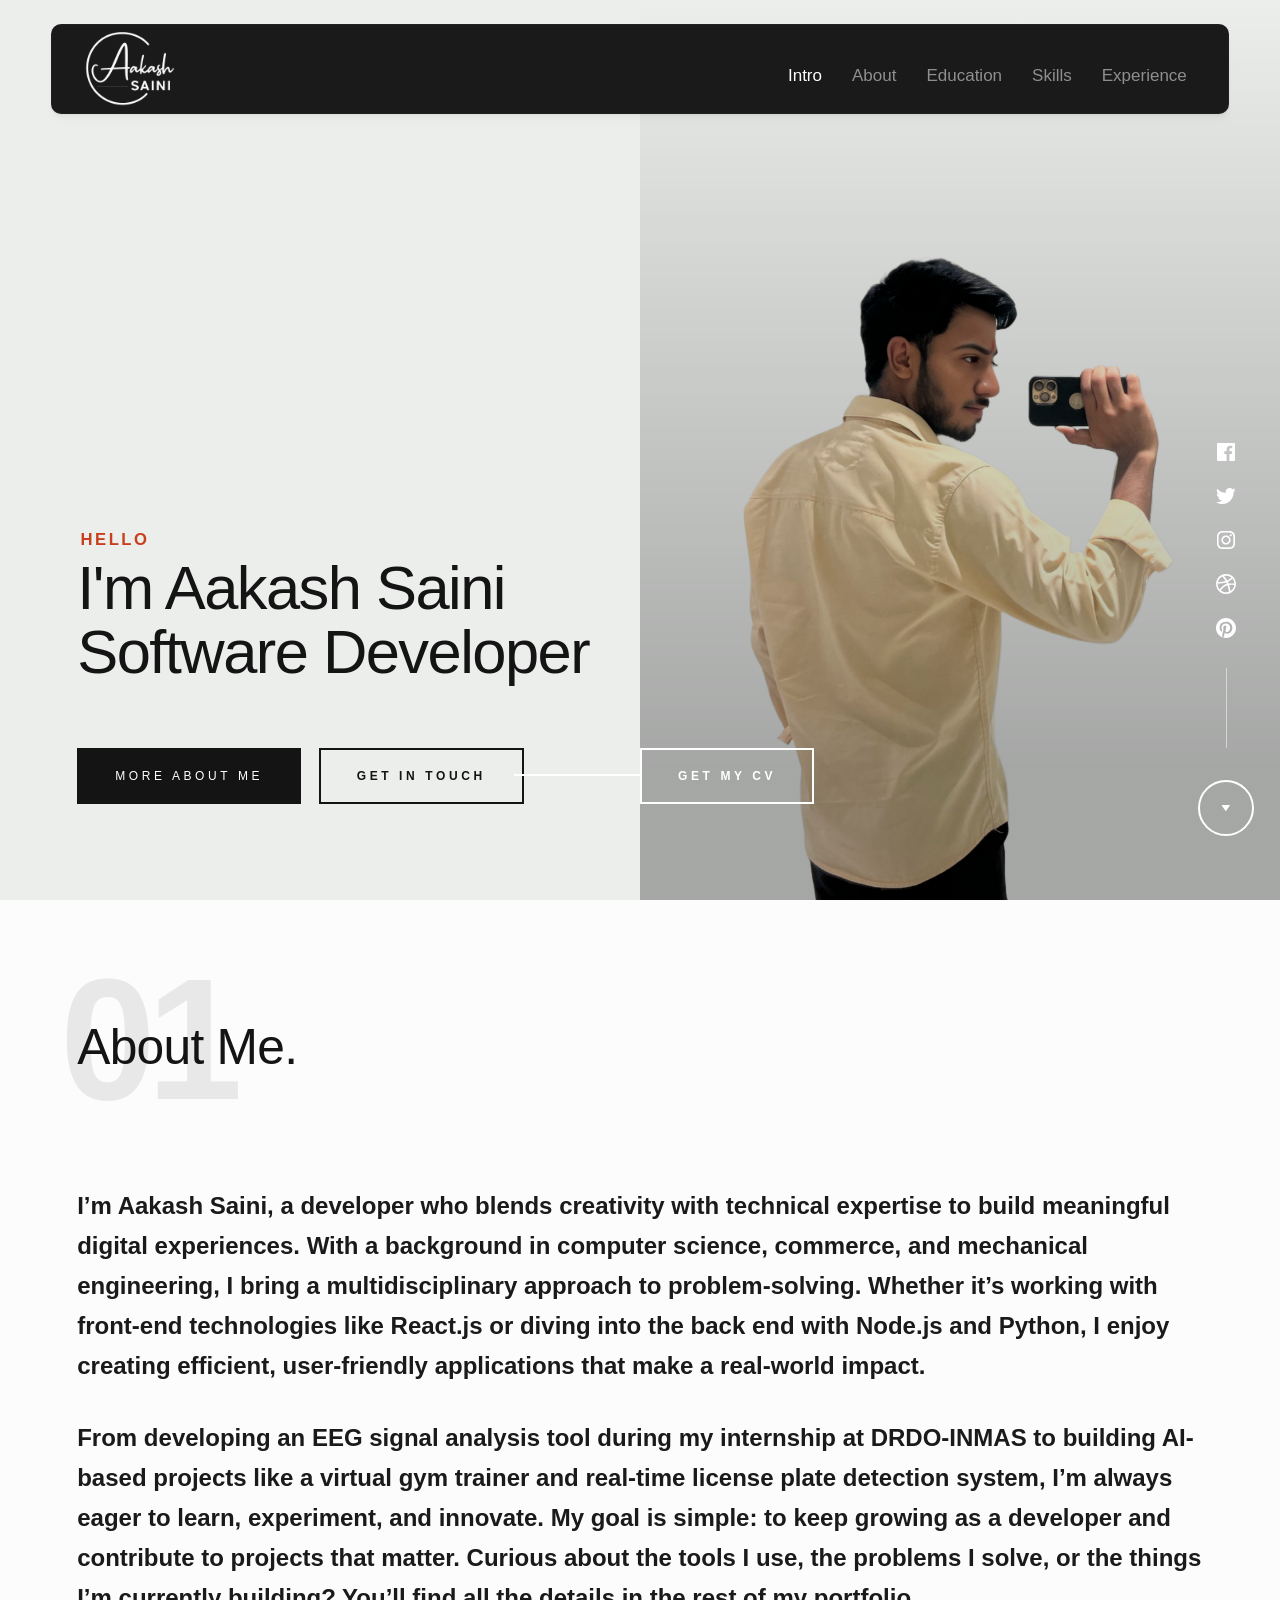
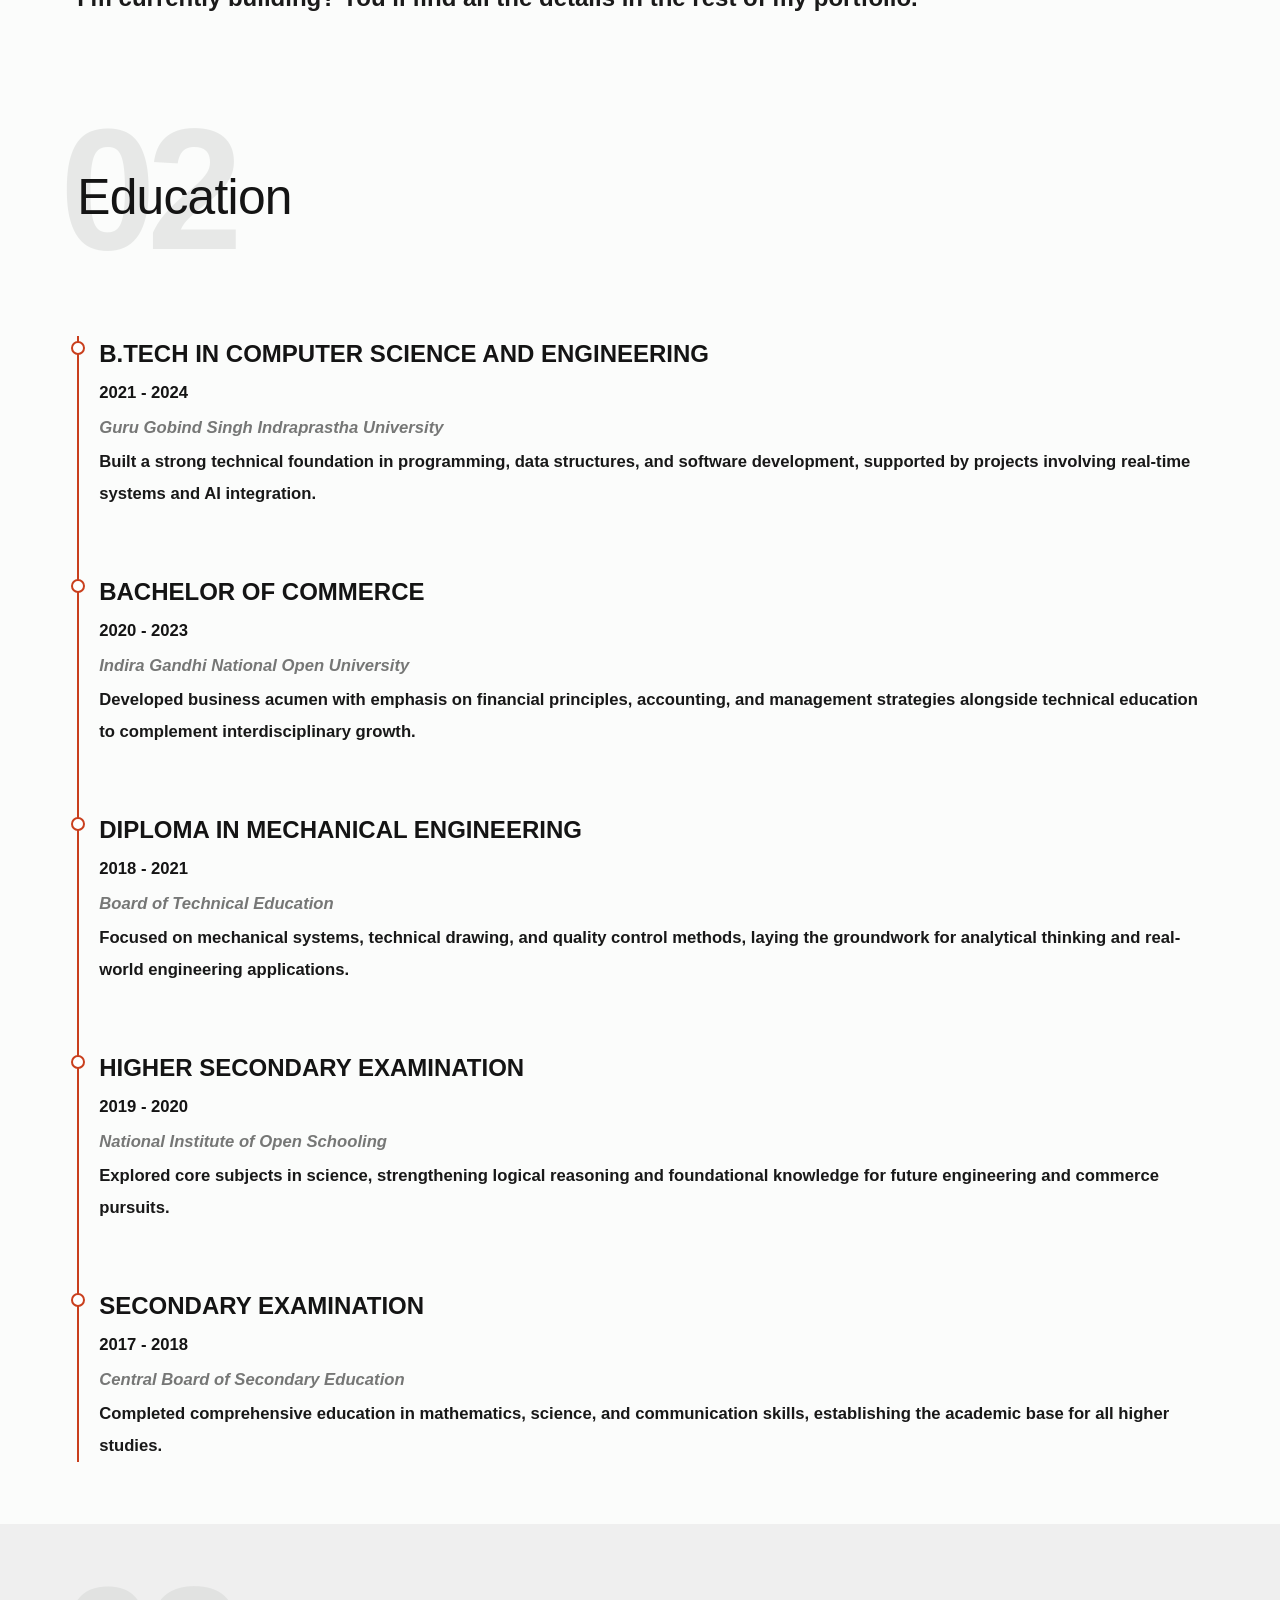
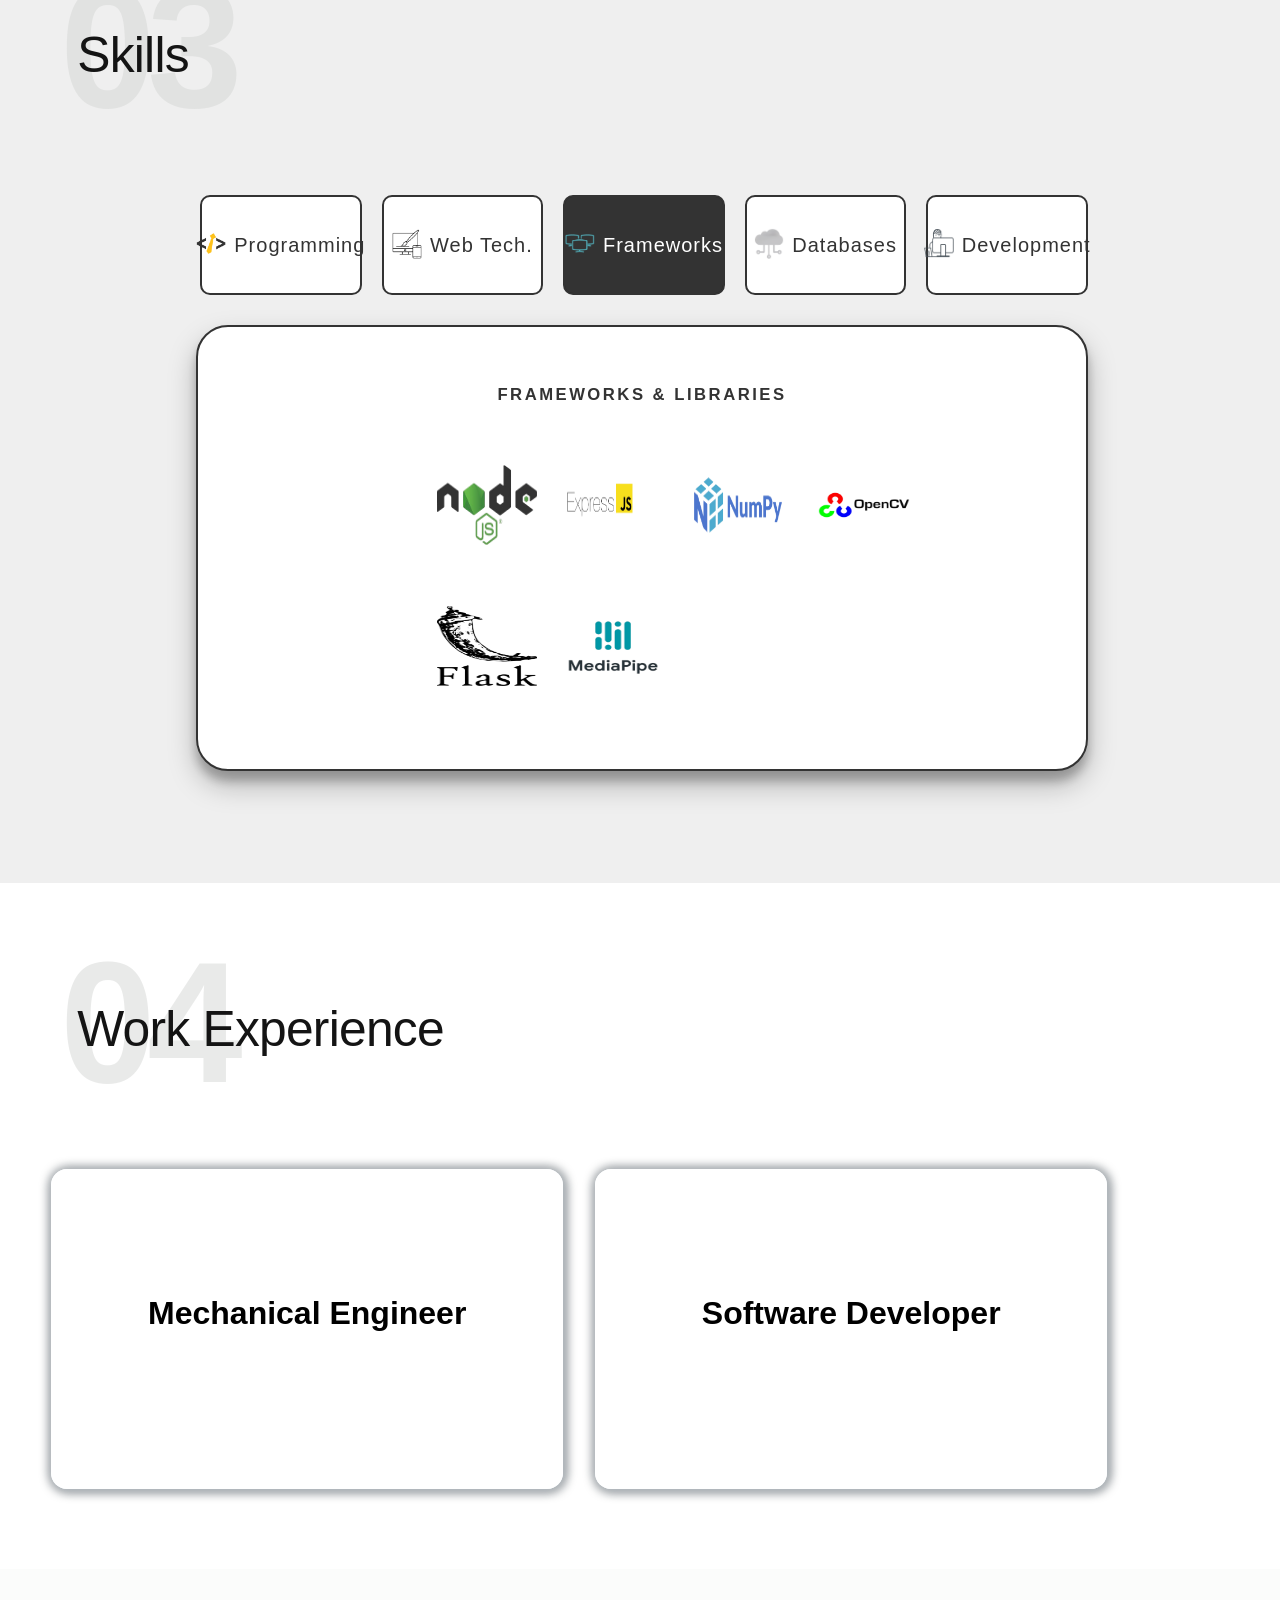
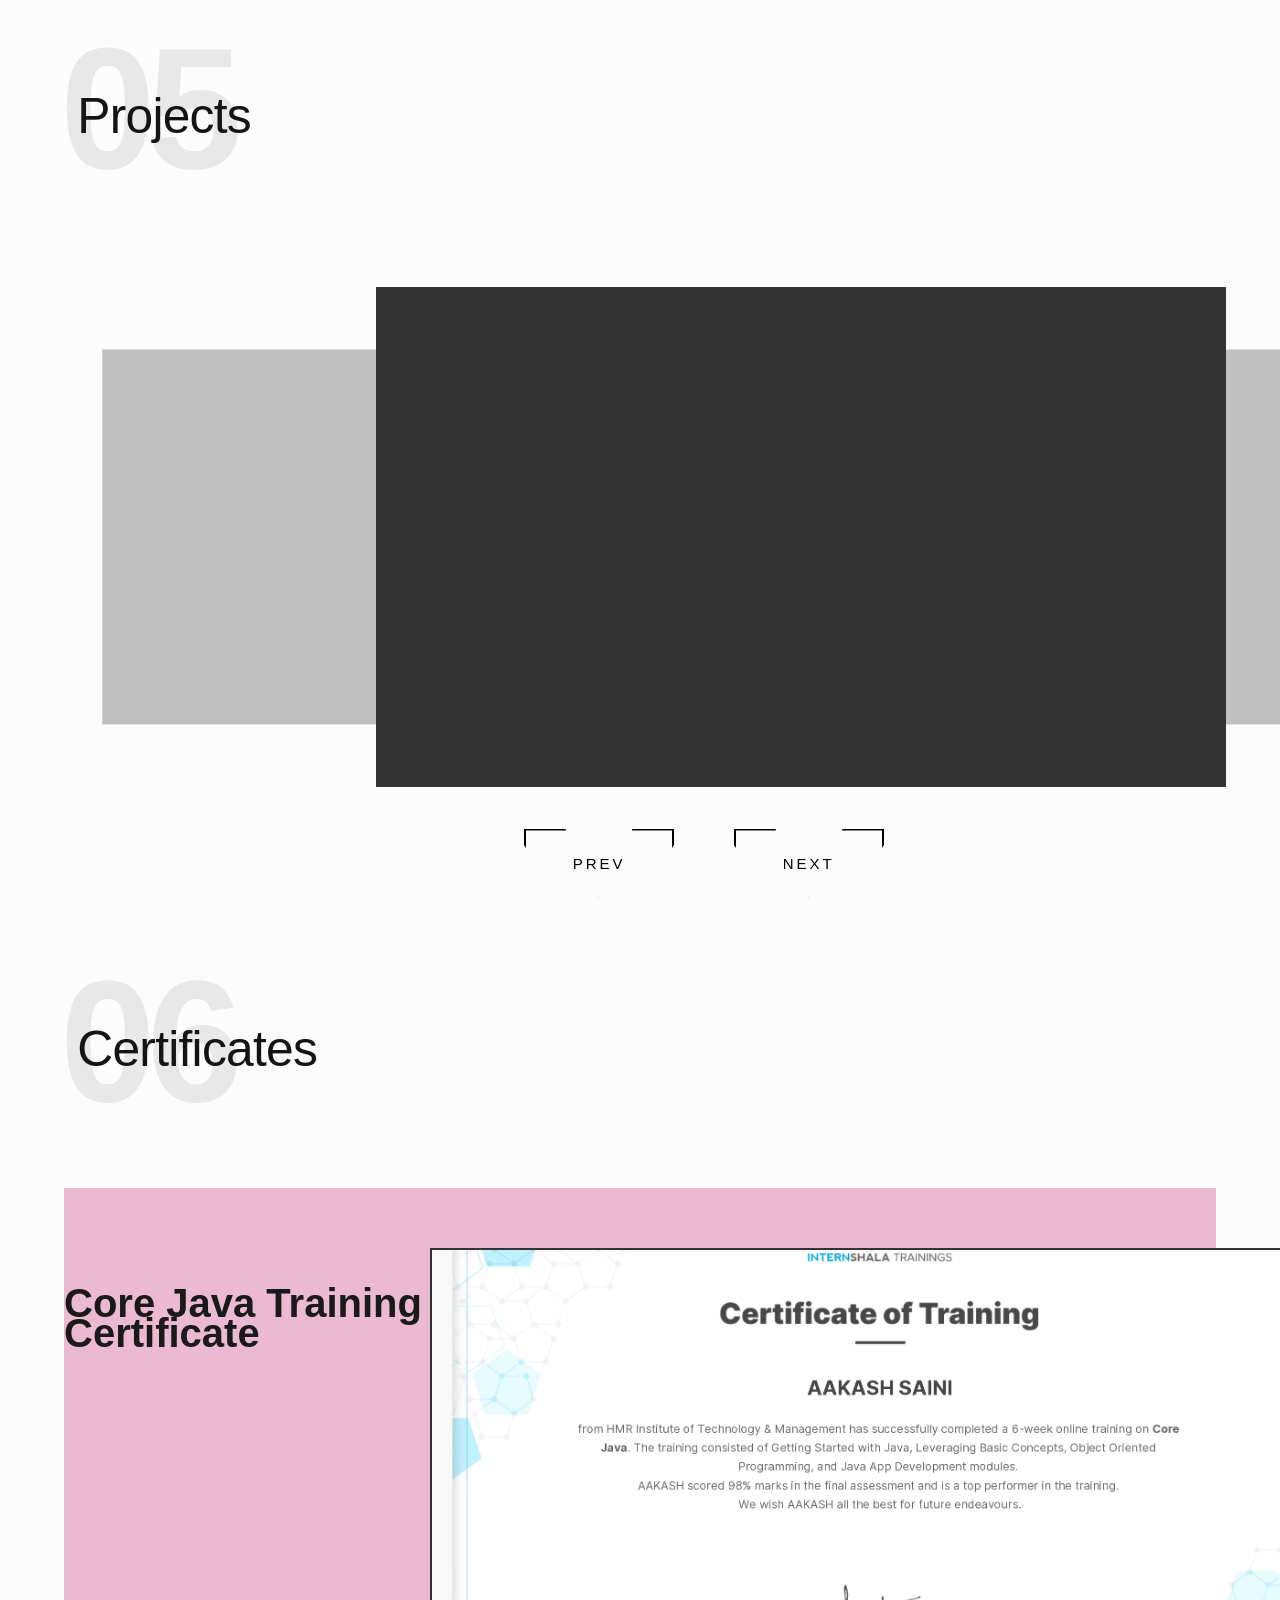
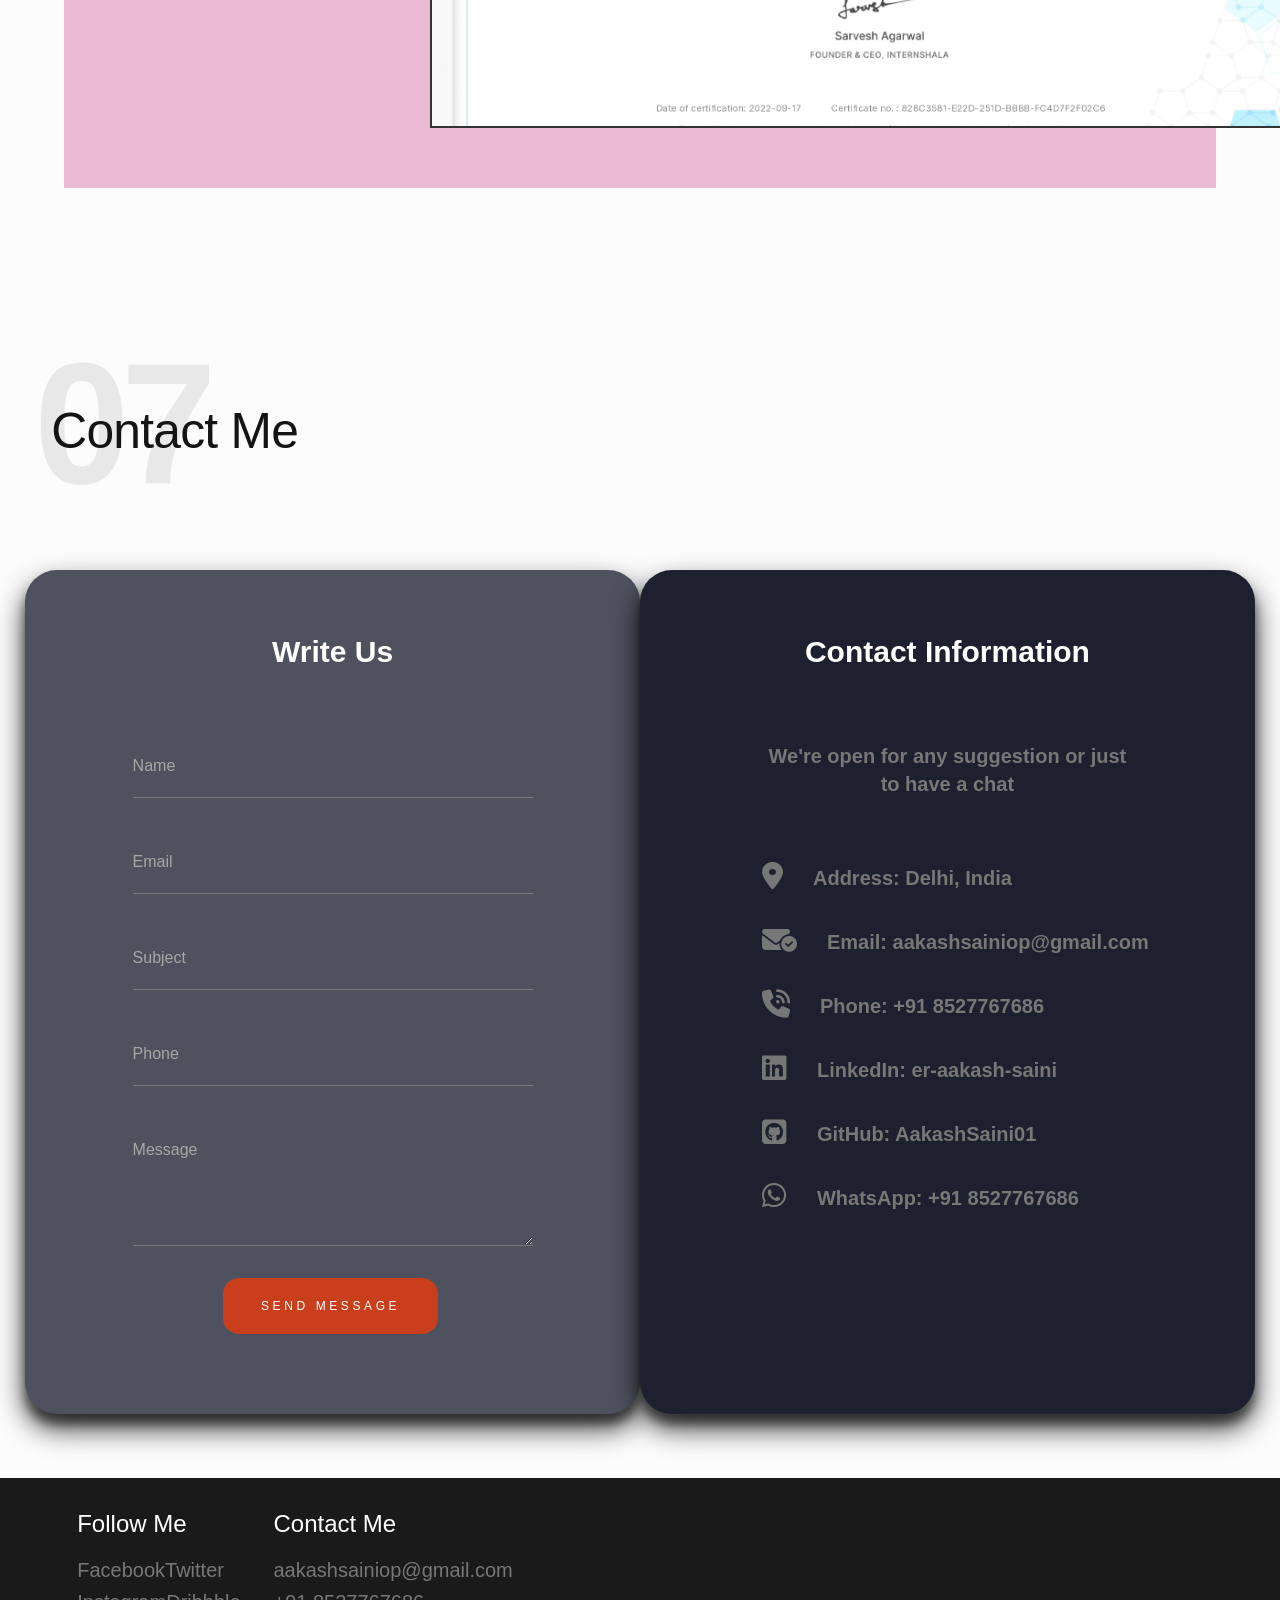
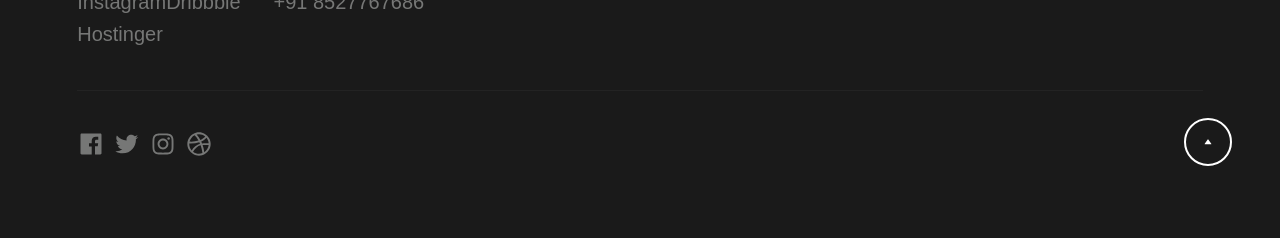
<file: public/index.html>
<!DOCTYPE html>
<html lang="en" class="no-js">

<head>

    <!--- basic page needs
    ================================================== -->
    <meta charset="utf-8">
    <meta name="viewport" content="width=device-width, initial-scale=1.0">
    <link rel="stylesheet" href="https://cdnjs.cloudflare.com/ajax/libs/font-awesome/6.5.0/css/all.min.css"
        integrity="sha512-..." crossorigin="anonymous" referrerpolicy="no-referrer" />

    <!-- <meta name="viewport" content="width=device-width, initial-scale=1"> -->
    <title>Aakash Saini</title>

    <!-- <script>
        document.documentElement.classList.remove('no-js');
        document.documentElement.classList.add('js');
    </script> -->

    <script src="https://code.jquery.com/jquery-3.7.1.min.js"></script>

    <!-- CSS
    ================================================== -->
    <link rel="stylesheet" href="./assets/css/vendor.css">
    <link rel="stylesheet" href="./assets/css/styles.css">

    <!-- favicons
    ================================================== -->
    <link rel="apple-touch-icon" sizes="180x180" href="apple-touch-icon.png">
    <link rel="icon" type="image/png" sizes="32x32" href="favicon-32x32.png">
    <link rel="icon" type="image/png" sizes="16x16" href="favicon-16x16.png">
    <link rel="manifest" href="site.webmanifest">

</head>


<body id="top">
    <div id="root"></div>
    <!-- preloader
    ================================================== -->
    <div id="preloader">
        <div id="loader" class="dots-fade">
            <div></div>
            <div></div>
            <div></div>
        </div>
    </div>


    <!-- page wrap
    ================================================== -->
    <div id="page" class="s-pagewrap">


        <!-- # site header 
        ================================================== -->
        <header class="s-header">
            <div class="row s-header__inner">

                <div class="s-header__block">
                    <div class="s-header__logo">
                        <a class="logo" href="index.html">
                            <img src="./assets/images/logo-removebg.png" alt="Homepage">
                        </a>
                    </div>

                    <a class="s-header__menu-toggle" href="#0"><span>Menu</span></a>
                </div> <!-- end s-header__block -->

                <nav class="s-header__nav">
                    <ul class="s-header__menu-links">
                        <li class="current"><a class="smoothscroll" href="#intro">Intro</a></li>
                        <li><a class="smoothscroll" href="#about">About</a></li>
                        <li><a class="smoothscroll" href="#education">Education</a></li>
                        <li><a class="smoothscroll" href="#skills">Skills</a></li>
                        <li><a class="smoothscroll" href="#experience">Experience</a></li>
                    </ul> <!-- s-header__menu-links -->
                </nav> <!-- end s-header__nav -->

            </div> <!-- end s-header__inner -->
        </header> <!-- end s-header -->


        <!-- # intro
        ================================================== -->
        <section id="intro" class="s-intro target-section">

            <div class="row s-intro__content width-sixteen-col">
                <div class="column lg-12 s-intro__content-inner grid-block grid-16">

                    <div class="s-intro__content-text">

                        <div class="s-intro__content-pretitle text-pretitle">Hello</div>
                        <h1 class="s-intro__content-title">
                            I'm Aakash Saini <br>
                            Software Developer <br>
                        </h1>

                        <div class="s-intro__content-btns">
                            <a class="smoothscroll btn" href="#about">More About Me</a>
                            <a class="smoothscroll btn btn--stroke" href="#footer">Get In Touch</a>
                        </div> <!-- s-intro__content-btns -->

                    </div> <!-- s-intro__content-text -->

                </div> <!-- s-intro__content-inner -->
            </div> <!-- s-intro__content -->
            <ul class="s-intro__social social-list">
                <li>
                    <a href="https://www.facebook.com/">
                        <svg xmlns="https://www.w3.org/2000/svg" width="24" height="24" viewBox="0 0 24 24"
                            style="fill:rgba(0, 0, 0, 1);">
                            <path
                                d="M20,3H4C3.447,3,3,3.448,3,4v16c0,0.552,0.447,1,1,1h8.615v-6.96h-2.338v-2.725h2.338v-2c0-2.325,1.42-3.592,3.5-3.592 c0.699-0.002,1.399,0.034,2.095,0.107v2.42h-1.435c-1.128,0-1.348,0.538-1.348,1.325v1.735h2.697l-0.35,2.725h-2.348V21H20 c0.553,0,1-0.448,1-1V4C21,3.448,20.553,3,20,3z">
                            </path>
                        </svg>
                        <span class="u-screen-reader-text">Facebook</span>
                    </a>
                </li>
                <li>
                    <a href="#0">
                        <svg xmlns="https://www.w3.org/2000/svg" width="24" height="24" viewBox="0 0 24 24"
                            style="fill:rgba(0, 0, 0, 1);">
                            <path
                                d="M19.633,7.997c0.013,0.175,0.013,0.349,0.013,0.523c0,5.325-4.053,11.461-11.46,11.461c-2.282,0-4.402-0.661-6.186-1.809 c0.324,0.037,0.636,0.05,0.973,0.05c1.883,0,3.616-0.636,5.001-1.721c-1.771-0.037-3.255-1.197-3.767-2.793 c0.249,0.037,0.499,0.062,0.761,0.062c0.361,0,0.724-0.05,1.061-0.137c-1.847-0.374-3.23-1.995-3.23-3.953v-0.05 c0.537,0.299,1.16,0.486,1.82,0.511C3.534,9.419,2.823,8.184,2.823,6.787c0-0.748,0.199-1.434,0.548-2.032 c1.983,2.443,4.964,4.04,8.306,4.215c-0.062-0.3-0.1-0.611-0.1-0.923c0-2.22,1.796-4.028,4.028-4.028 c1.16,0,2.207,0.486,2.943,1.272c0.91-0.175,1.782-0.512,2.556-0.973c-0.299,0.935-0.936,1.721-1.771,2.22 c0.811-0.088,1.597-0.312,2.319-0.624C21.104,6.712,20.419,7.423,19.633,7.997z">
                            </path>
                        </svg>
                        <span class="u-screen-reader-text">Twitter</span>
                    </a>
                </li>
                <li>
                    <a href="#0">
                        <svg xmlns="https://www.w3.org/2000/svg" width="24" height="24" viewBox="0 0 24 24"
                            style="fill:rgba(0, 0, 0, 1);">
                            <path
                                d="M11.999,7.377c-2.554,0-4.623,2.07-4.623,4.623c0,2.554,2.069,4.624,4.623,4.624c2.552,0,4.623-2.07,4.623-4.624 C16.622,9.447,14.551,7.377,11.999,7.377L11.999,7.377z M11.999,15.004c-1.659,0-3.004-1.345-3.004-3.003 c0-1.659,1.345-3.003,3.004-3.003s3.002,1.344,3.002,3.003C15.001,13.659,13.658,15.004,11.999,15.004L11.999,15.004z">
                            </path>
                            <circle cx="16.806" cy="7.207" r="1.078"></circle>
                            <path
                                d="M20.533,6.111c-0.469-1.209-1.424-2.165-2.633-2.632c-0.699-0.263-1.438-0.404-2.186-0.42 c-0.963-0.042-1.268-0.054-3.71-0.054s-2.755,0-3.71,0.054C7.548,3.074,6.809,3.215,6.11,3.479C4.9,3.946,3.945,4.902,3.477,6.111 c-0.263,0.7-0.404,1.438-0.419,2.186c-0.043,0.962-0.056,1.267-0.056,3.71c0,2.442,0,2.753,0.056,3.71 c0.015,0.748,0.156,1.486,0.419,2.187c0.469,1.208,1.424,2.164,2.634,2.632c0.696,0.272,1.435,0.426,2.185,0.45 c0.963,0.042,1.268,0.055,3.71,0.055s2.755,0,3.71-0.055c0.747-0.015,1.486-0.157,2.186-0.419c1.209-0.469,2.164-1.424,2.633-2.633 c0.263-0.7,0.404-1.438,0.419-2.186c0.043-0.962,0.056-1.267,0.056-3.71s0-2.753-0.056-3.71C20.941,7.57,20.801,6.819,20.533,6.111z M19.315,15.643c-0.007,0.576-0.111,1.147-0.311,1.688c-0.305,0.787-0.926,1.409-1.712,1.711c-0.535,0.199-1.099,0.303-1.67,0.311 c-0.95,0.044-1.218,0.055-3.654,0.055c-2.438,0-2.687,0-3.655-0.055c-0.569-0.007-1.135-0.112-1.669-0.311 c-0.789-0.301-1.414-0.923-1.719-1.711c-0.196-0.534-0.302-1.099-0.311-1.669c-0.043-0.95-0.053-1.218-0.053-3.654 c0-2.437,0-2.686,0.053-3.655c0.007-0.576,0.111-1.146,0.311-1.687c0.305-0.789,0.93-1.41,1.719-1.712 c0.534-0.198,1.1-0.303,1.669-0.311c0.951-0.043,1.218-0.055,3.655-0.055c2.437,0,2.687,0,3.654,0.055 c0.571,0.007,1.135,0.112,1.67,0.311c0.786,0.303,1.407,0.925,1.712,1.712c0.196,0.534,0.302,1.099,0.311,1.669 c0.043,0.951,0.054,1.218,0.054,3.655c0,2.436,0,2.698-0.043,3.654H19.315z">
                            </path>
                        </svg>
                        <span class="u-screen-reader-text">Instagram</span>
                    </a>
                </li>
                <li>
                    <a href="#0">
                        <svg xmlns="https://www.w3.org/2000/svg" width="24" height="24" viewBox="0 0 24 24"
                            style="fill: rgba(0, 0, 0, 1);">
                            <path
                                d="M20.66 6.98a9.932 9.932 0 0 0-3.641-3.64C15.486 2.447 13.813 2 12 2s-3.486.447-5.02 1.34c-1.533.893-2.747 2.107-3.64 3.64S2 10.187 2 12s.446 3.487 1.34 5.02a9.924 9.924 0 0 0 3.641 3.64C8.514 21.553 10.187 22 12 22s3.486-.447 5.02-1.34a9.932 9.932 0 0 0 3.641-3.64C21.554 15.487 22 13.813 22 12s-.446-3.487-1.34-5.02zM12 3.66c2 0 3.772.64 5.32 1.919-.92 1.174-2.286 2.14-4.1 2.9-1.002-1.813-2.088-3.327-3.261-4.54A7.715 7.715 0 0 1 12 3.66zM5.51 6.8a8.116 8.116 0 0 1 2.711-2.22c1.212 1.201 2.325 2.7 3.34 4.5-2 .6-4.114.9-6.341.9-.573 0-1.006-.013-1.3-.04A8.549 8.549 0 0 1 5.51 6.8zM3.66 12c0-.054.003-.12.01-.2.007-.08.01-.146.01-.2.254.014.641.02 1.161.02 2.666 0 5.146-.367 7.439-1.1.187.373.381.793.58 1.26-1.32.293-2.674 1.006-4.061 2.14S6.4 16.247 5.76 17.5c-1.4-1.587-2.1-3.42-2.1-5.5zM12 20.34c-1.894 0-3.594-.587-5.101-1.759.601-1.187 1.524-2.322 2.771-3.401 1.246-1.08 2.483-1.753 3.71-2.02a29.441 29.441 0 0 1 1.56 6.62 8.166 8.166 0 0 1-2.94.56zm7.08-3.96a8.351 8.351 0 0 1-2.58 2.621c-.24-2.08-.7-4.107-1.379-6.081.932-.066 1.765-.1 2.5-.1.799 0 1.686.034 2.659.1a8.098 8.098 0 0 1-1.2 3.46zm-1.24-5c-1.16 0-2.233.047-3.22.14a27.053 27.053 0 0 0-.68-1.62c2.066-.906 3.532-2.006 4.399-3.3 1.2 1.414 1.854 3.027 1.96 4.84-.812-.04-1.632-.06-2.459-.06z">
                            </path>
                        </svg>
                        <span class="u-screen-reader-text">Dribbble</span>
                    </a>
                </li>
                <li>
                    <a href="#0">
                        <svg xmlns="https://www.w3.org/2000/svg" width="24" height="24" viewBox="0 0 24 24"
                            style="fill: rgba(0, 0, 0, 1);">
                            <path
                                d="M11.99 2C6.472 2 2 6.473 2 11.99c0 4.232 2.633 7.85 6.35 9.306-.088-.79-.166-2.006.034-2.868.182-.78 1.172-4.966 1.172-4.966s-.299-.599-.299-1.484c0-1.388.805-2.425 1.808-2.425.853 0 1.264.64 1.264 1.407 0 .858-.546 2.139-.827 3.327-.235.994.499 1.805 1.479 1.805 1.775 0 3.141-1.872 3.141-4.575 0-2.392-1.719-4.064-4.173-4.064-2.843 0-4.512 2.132-4.512 4.335 0 .858.331 1.779.744 2.28a.3.3 0 0 1 .069.286c-.076.315-.245.994-.277 1.133-.044.183-.145.222-.335.134-1.247-.581-2.027-2.405-2.027-3.871 0-3.151 2.289-6.045 6.601-6.045 3.466 0 6.159 2.469 6.159 5.77 0 3.444-2.171 6.213-5.184 6.213-1.013 0-1.964-.525-2.29-1.146l-.623 2.374c-.225.868-.834 1.956-1.241 2.62a10 10 0 0 0 2.958.445c5.517 0 9.99-4.473 9.99-9.99S17.507 2 11.99 2">
                            </path>
                        </svg>
                        <span class="u-screen-reader-text">Pinterest</span>
                    </a>
                </li>
            </ul> <!-- end s-intro__social -->

            <div class="s-intro__content-media">
                <img src="./assets/images/intro-bg.jpg" srcset="./assets/images/intro-bg.jpg 1x, images/intro-bg.jpg 2x"
                    alt="">
            </div> <!-- s-intro__content-media -->

            <div class="s-intro__btn-download">
                <a class="btn btn--stroke" href="./assets/AAKASH SAINI RESUME.pdf">Get My CV</a>
            </div> <!-- end s-intro__btn-download -->

            <div class="s-intro__scroll-down">
                <a href="#about" class="smoothscroll">
                    <div class="scroll-icon">
                        <svg xmlns="https://www.w3.org/2000/svg" width="24" height="24" viewBox="0 0 24 24"
                            style="fill: rgba(0, 0, 0, 1);">
                            <path
                                d="M11.178 19.569a.998.998 0 0 0 1.644 0l9-13A.999.999 0 0 0 21 5H3a1.002 1.002 0 0 0-.822 1.569l9 13z">
                            </path>
                        </svg>
                    </div>
                    <span class="scroll-text u-screen-reader-text">Scroll Down</span>
                </a>
            </div> <!-- s-intro__scroll-down -->

        </section> <!-- end s-intro -->


        <!-- # about
        ================================================== -->
        <section id="about" class="s-about target-section">

            <div class="row s-about__content">
                <div class="column xl-12">

                    <div class="section-header" data-num="01">
                        <h2 class="text-display-title">About Me.</h2>
                    </div> <!-- end section-header -->

                    <p class="attention-getter">
                        I’m Aakash Saini, a developer who blends creativity with technical expertise to build meaningful
                        digital experiences. With a background in computer science, commerce, and mechanical
                        engineering, I bring a multidisciplinary approach to problem-solving. Whether it’s working with
                        front-end technologies like React.js or diving into the back end with Node.js and Python, I
                        enjoy creating efficient, user-friendly applications that make a real-world impact.
                    </p>

                    <p class="attention-getter">
                        From developing an EEG signal analysis tool during my internship at DRDO-INMAS to building
                        AI-based projects like a virtual gym trainer and real-time license plate detection system, I’m
                        always eager to learn, experiment, and innovate. My goal is simple: to keep growing as a
                        developer and contribute to projects that matter. Curious about the tools I use, the problems I
                        solve, or the things I’m currently building? You’ll find all the details in the rest of my
                        portfolio.
                    </p>
                </div>
            </div>

        </section> <!-- end s-works -->


        <!-- # Education
        ================================================== -->
        <section id="education" class="s-education target-section">

            <div class="row">
                <div class="column xl-12">
                    <div class="section-header" data-num="02">
                        <h2 class="text-display-title">Education</h2>
                    </div> <!-- end section-header -->

                    <div class="timeline">
                        <div class="timeline-item">
                            <div class="timeline-dot"></div>
                            <div class="timeline-content">
                                <h3>B.Tech in Computer Science and Engineering</h3>
                                <p><strong>2021 - 2024</strong></p>
                                <p><em>Guru Gobind Singh Indraprastha University</em></p>
                                <p>Built a strong technical foundation in programming, data structures, and software
                                    development, supported by projects involving real-time systems and AI
                                    integration.</p>
                            </div>
                        </div>

                        <div class="timeline-item">
                            <div class="timeline-dot"></div>
                            <div class="timeline-content">
                                <h3>Bachelor of Commerce </h3>
                                <p><strong>2020 - 2023</strong></p>
                                <p><em>Indira Gandhi National Open University </em></p>
                                <p>Developed business acumen with emphasis on financial principles, accounting, and
                                    management strategies alongside technical education to complement
                                    interdisciplinary growth.</p>
                            </div>
                        </div>

                        <div class="timeline-item">
                            <div class="timeline-dot"></div>
                            <div class="timeline-content">
                                <h3>Diploma in Mechanical Engineering</h3>
                                <p><strong>2018 - 2021</strong></p>
                                <p><em>Board of Technical Education </em></p>
                                <p>Focused on mechanical systems, technical drawing, and quality control methods,
                                    laying the groundwork for analytical thinking and real-world engineering
                                    applications.</p>
                            </div>
                        </div>

                        <div class="timeline-item">
                            <div class="timeline-dot"></div>
                            <div class="timeline-content">
                                <h3>higher secondary examination</h3>
                                <p><strong>2019 - 2020</strong></p>
                                <p><em>National Institute of Open Schooling</em></p>
                                <p>Explored core subjects in science, strengthening logical reasoning and
                                    foundational knowledge for future engineering and commerce pursuits.</p>
                            </div>
                        </div>

                        <div class="timeline-item">
                            <div class="timeline-dot"></div>
                            <div class="timeline-content">
                                <h3>secondary examination</h3>
                                <p><strong>2017 - 2018</strong></p>
                                <p><em>Central Board of Secondary Education</em></p>
                                <p>Completed comprehensive education in mathematics, science, and communication
                                    skills, establishing the academic base for all higher studies.</p>
                            </div>
                        </div>
                    </div>
                </div>
            </div>

        </section> <!-- end s-works -->

        <!-- # Skills 
        ================================================== -->
        <section class="section-skills">
            <section id="skills" class="s-skills target-section">
                <div class="row">
                    <div class="column xl-12">
                        <div class="section-header" data-num="03">
                            <h2 class="text-display-title">Skills</h2>
                        </div> <!-- end section-header -->
                    </div>
            </section>

            <div class="skills tab-wrapper-box">
                <div class="button-wrapper">
                    <div class="tab-btn btn-primary" data-tab="programming"><img
                            src="./assets/images/ProgrammingLanguages.png" alt="">Programming
                    </div>
                    <div class="tab-btn btn-primary" data-tab="webTechnologies"><img
                            src="./assets/images/WebTechnologies.png" alt="">Web Tech. </div>
                    <div class="tab-btn btn-primary active" data-tab="frameworks"><img
                            src="./assets/images/FrameworksLibraries.png" alt="">Frameworks</div>
                    <div class="tab-btn btn-primary" data-tab="databases"><img src="./assets/images/Databases.png"
                            alt="">Databases
                    </div>
                    <div class="tab-btn btn-primary" data-tab="development"><img
                            src="./assets/images/DevelopmentPlatforms.png" alt="">Development </div>
                </div>
                <div class="tab-content">
                    <div id="programming" class="tab-pane">
                        <h6>Programming Languages</h6>
                        <img class="tab-img" src="./assets/images/folio/javascript.png" alt="Javascript">
                        <img class="tab-img" src="./assets/images/folio/python.png" alt="python">
                        <img class="tab-img" src="./assets/images/folio/java.png" alt="java">
                        <img class="tab-img" src="./assets/images/folio/sql.png" alt="sql">
                        <p></p>
                    </div>
                    <div id="webTechnologies" class="tab-pane">
                        <h6>Web Technologies</h6>
                        <img class="tab-img" src="./assets/images/folio/html.png" alt="html">
                        <img class="tab-img" src="./assets/images/folio/css.png" alt="css">
                        <img class="tab-img" src="./assets/images/folio/bootstrap.png" alt="bootstrap">
                        <img class="tab-img" src="./assets/images/folio/react.png" alt="react">
                        <img class="tab-img" src="./assets/images/folio/wordpress.png" alt="wordpress">
                        <img class="tab-img" src="./assets/images/folio/php.png" alt="php">
                        <img class="tab-img" src="./assets/images/folio/tailwindcss.png" alt="tailwindcss">
                        <p></p>
                    </div>
                    <div id="frameworks" class="tab-pane active">
                        <h6>Frameworks & Libraries</h6>
                        <img class="tab-img" src="./assets/images/folio/nodejs.png" alt="nodejs">
                        <img class="tab-img" src="./assets/images/folio/express.png" alt="express">
                        <img class="tab-img" src="./assets/images/folio/numpy.png" alt="numpy">
                        <img class="tab-img" src="./assets/images/folio/opencv.png" alt="opencv">
                        <img class="tab-img" src="./assets/images/folio/flask.png" alt="flask">
                        <img class="tab-img" src="./assets/images/folio/mediapipe.png" alt="mediapipe">

                        <p></p>
                    </div>
                    <div id="databases" class="tab-pane">
                        <h6>Databases</h6>
                        <img class="tab-img" src="./assets/images/folio/mysql.png" alt="mysql">
                        <img class="tab-img" src="./assets/images/folio/firebase.png" alt="firebase">
                        <img class="tab-img" src="./assets/images/folio/mongodb.png" alt="mongodb">

                        <p></p>
                    </div>
                    <div id="development" class="tab-pane">
                        <h6>Development Platforms</h6>
                        <img class="tab-img" src="./assets/images/folio/vscode.png" alt="vscode">
                        <img class="tab-img" src="./assets/images/folio/intellijidea.png" alt="intellijidea">
                        <img class="tab-img" src="./assets/images/folio/sublimetext.png" alt="sublimetext">
                        <p></p>
                    </div>
                </div>
            </div>
        </section>


        <!-- # Work Experience ================================================== -->
        <section class="section-experience">
            <section id="experience" class="s-experience target-section">
                <div class="row">
                    <div class="column xl-12">
                        <div class="section-header" data-num="04">
                            <h2 class="text-display-title">Work Experience</h2>
                        </div> <!-- end section-header -->
                    </div>
                </div>
            </section>

            <div class="carousel-container">
                <div class="experience-row row" id="experienceCarousel">
                    <div class="col-md-4 col-sm-6">
                        <div class="book">
                            <div class="content">
                                <p><strong>INMAS, DRDO </strong>Delhi, India<br><em>Jul 2020 – Oct 2020</em></p>
                                <ul>
                                    <li>Worked on CAD drafting methods</li>
                                    <li>Studied machining & quality control</li>
                                </ul>
                            </div>
                            <div class="cover">
                                <p class="cover-role">Mechanical Engineer</p>
                            </div>
                        </div>
                    </div>

                    <div class="col-md-4 col-sm-6">
                        <div class="book">
                            <div class="content">
                                <p><strong> INMAS, DRDO </strong>Delhi, India <br>
                                    <em>Jul 2023 – Aug 2023</em>
                                </p>
                                <br>
                                <ul>
                                    <li>Built EEG signal analysis tool (HTML, CSS, Python)</li>
                                    <li>Used MNE for signal processing & plotting</li>
                                    <li>Designed user-friendly data interface</li>
                                </ul>
                            </div>
                            <div class="cover">
                                <p class="cover-role">Software Developer</p>
                            </div>
                        </div>
                    </div>
                </div>
            </div>
        </section>


        <!-- # Projects ================================================== -->

        <section class="s-projects">
            <section id="projects" class="s-experience target-section">
                <div class="row">
                    <div class="column xl-12">
                        <div class="section-header" data-num="05">
                            <h2 class="text-display-title">Projects</h2>
                        </div> <!-- end section-header -->
                    </div>
                </div>
            </section>

            <section class="projectCarousel">
                <ul class="carousel">
                    <li class="items main-pos" id="1">
                        <iframe src="https://aakashsaini-ten.vercel.app/" width="100%" height="100%"
                            frameborder="0"></iframe>
                    </li>
                    <li class="items right-pos" id="2">
                        <iframe src="https://larksper.vercel.app/" width="100%" height="100%" frameborder="0"></iframe>
                    </li>
                    <li class="items back-pos" id="3">
                        <iframe src="https://aakashsaini-ten.vercel.app/" width="100%" height="100%"
                            frameborder="0"></iframe>
                    </li>
                    <li class="items back-pos" id="4">
                        <iframe src="https://larksper.vercel.app/" width="100%" height="100%" frameborder="0"></iframe>
                    </li>
                    <li class="items left-pos" id="5"><iframe src="https://aakashsaini-ten.vercel.app/" width="100%"
                            height="100%" frameborder="0"></iframe>
                    </li>
                </ul>
                <span>
                    <button class="buttons" id="prev"><span>Prev</span></button>
                    <button class="buttons" id="next"><span>Next</span></button>
                </span>
            </section>
        </section>


        <!-- # Certificate ================================================== -->
        <div class="s-certificate">
            <section id="certificate" class="s-certificate target-section">
                <div class="row">
                    <div class="column xl-12">
                        <div class="section-header" data-num="06">
                            <h2 class="text-display-title">Certificates</h2>
                        </div> <!-- end section-header -->
                    </div>
                </div>

                <section id="carousel-section">
                    <div id="carousel-wrapper">
                        <div id="menu">
                            <div id="current-option">
                                <span id="current-option-text1" data-previous-text="" data-next-text=""></span>
                                <span id="current-option-text2" data-previous-text="" data-next-text=""></span>
                            </div>
                            <button id="previous-option"></button>
                            <button id="next-option"></button>
                        </div>
                        <div id="image"></div>
                    </div>
                </section>
            </section>
        </div>



        <!-- # Contact ================================================== -->

        <section id="contact" class="s-contact target-section">

            <div class="row s-contact__content">
                <div class="row">
                    <div class="column xl-12">
                        <div class="section-header" data-num="07">
                            <h2 class="text-display-title">Contact Me</h2>
                        </div> <!-- end section-header -->
                    </div>
                </div>

                <section class="certificate-box">
                    <div class="row">
                        <div class="col-6 xl-6 s-contact__form">
                            <h3>Write Us</h3>
                            <form id="contact-form" method="post" action="">
                                <input class="form-made" placeholder="Name" type="text" id="name" name="name" required>

                                <input class="form-made" placeholder="Email" type="email" id="email" name="email"
                                    required>

                                <input class="form-made" placeholder="Subject" type="text" id="subject" name="subject"
                                    required>

                                <input class="form-made" placeholder="Phone" type="tel" id="phone" name="phone"
                                    required>

                                <textarea class="form-made" placeholder="Message" id="message" name="message" rows="1"
                                    required></textarea>

                                <button type="submit" class="btn btn--primary">Send Message</button>
                                <div class="form-message"></div>
                            </form>
                        </div>
                        <div class="col-6 xl-6 s-contact__info">
                            <h3>Contact Information</h3>
                            <h5>We're open for any suggestion or just to have a chat</h5>
                            <ul class="contact-information">
                                <div class="social-media">
                                    <i class="fa-solid fa-location-dot"></i>
                                    <a href="https://www.google.com/maps/place/Delhi,+India" target="_blank">
                                        <p>Address: Delhi, India</p>
                                    </a>
                                </div>
                                <div class="social-media">
                                    <i class="fa-solid fa-envelope-circle-check"></i>
                                    <a href="mailto:aakashsainiop@gmail.com">
                                        <p>Email: aakashsainiop@gmail.com</p>
                                    </a>
                                </div>
                                <div class="social-media">
                                    <i class="fa-solid fa-phone-volume"></i>
                                    <a href="tel:+918527767686">
                                        <p>Phone: +91 8527767686</p>
                                    </a>
                                </div>
                                <div class="social-media">
                                    <i class="fa-brands fa-linkedin"></i>
                                    <a href="https://www.linkedin.com/in/er-aakash-saini" target="_blank">
                                        <p>LinkedIn: er-aakash-saini</p>
                                    </a>
                                </div>
                                <div class="social-media">
                                    <i class="fa-brands fa-square-github"></i>
                                    <a href="https://github.com/AakashSaini01" target="_blank">
                                        <p>GitHub: AakashSaini01</p>
                                    </a>
                                </div>
                                <div class="social-media">
                                    <i class="fa-brands fa-whatsapp"></i>
                                    <a href="https://wa.me/918527767686" target="_blank">
                                        <p>WhatsApp: +91 8527767686</p>
                                    </a>
                                </div>
                            </ul>
                        </div>
                    </div>
                </section>
        </section> <!-- end s-contact -->

        <!-- # footer ================================================== -->
        <footer id="footer" class="s-footer target-section">
            <div class="row s-footer__content">

                <!-- <div class="column xl-6 md-12 s-footer__block s-footer__about">
                    <p class="attention-getter">
                    </p>
                </div> end section-footer__about -->

                <div class="column xl-6 md-12 s-footer__block s-footer__site-links">
                    <div class="row">
                        <div class="column xl-4 lg-5 md-6 tab-12">
                            <h5>Follow Me</h5>
                            <ul class="link-list row">
                                <li><a href="#0">Facebook</a></li>
                                <li><a href="#0">Twitter</a></li>
                                <li><a href="#0">Instagram</a></li>
                                <li><a href="#0">Dribbble</a></li>
                                <li><a href="https://styleshout.com/go/hostinger/">Hostinger</a></li>
                            </ul>
                        </div>
                        <div class="column xl-6 md-6 tab-12">
                            <h5>Contact Me</h5>
                            <ul class="link-list">
                                <li><a href="mailto:aakashsainiop@gmail.com">aakashsainiop@gmail.com</a></li>
                                <li><a href="tel:+918527767686">+91 8527767686</a></li>
                            </ul>
                        </div>
                    </div>
                </div> <!-- end section-footer__site-links -->

            </div> <!-- end section-footer__content -->


            <!-- <div class="row s-footer__buttons">

                <div class="column xl-6 tab-12">
                    <a href="mailto:#0" class="btn btn--primary btn--large u-fullwidth">Message Me</a>
                </div>

                <div class="column xl-6 tab-12">
                    <a href="#0" class="btn btn--stroke btn--large u-fullwidth">Get My CV</a>
                </div>

            </div> end section-footer__buttons -->

            <div class="row s-footer__bottom">

                <div class="column xl-6 lg-12">
                    <ul class="s-footer__social social-list">
                        <li>
                            <a href="#0">
                                <svg xmlns="https://www.w3.org/2000/svg" width="24" height="24" viewBox="0 0 24 24"
                                    style="fill:rgba(0, 0, 0, 1);">
                                    <path
                                        d="M20,3H4C3.447,3,3,3.448,3,4v16c0,0.552,0.447,1,1,1h8.615v-6.96h-2.338v-2.725h2.338v-2c0-2.325,1.42-3.592,3.5-3.592 c0.699-0.002,1.399,0.034,2.095,0.107v2.42h-1.435c-1.128,0-1.348,0.538-1.348,1.325v1.735h2.697l-0.35,2.725h-2.348V21H20 c0.553,0,1-0.448,1-1V4C21,3.448,20.553,3,20,3z">
                                    </path>
                                </svg>
                                <span class="u-screen-reader-text">Facebook</span>
                            </a>
                        </li>
                        <li>
                            <a href="#0">
                                <svg xmlns="https://www.w3.org/2000/svg" width="24" height="24" viewBox="0 0 24 24"
                                    style="fill:rgba(0, 0, 0, 1);">
                                    <path
                                        d="M19.633,7.997c0.013,0.175,0.013,0.349,0.013,0.523c0,5.325-4.053,11.461-11.46,11.461c-2.282,0-4.402-0.661-6.186-1.809 c0.324,0.037,0.636,0.05,0.973,0.05c1.883,0,3.616-0.636,5.001-1.721c-1.771-0.037-3.255-1.197-3.767-2.793 c0.249,0.037,0.499,0.062,0.761,0.062c0.361,0,0.724-0.05,1.061-0.137c-1.847-0.374-3.23-1.995-3.23-3.953v-0.05 c0.537,0.299,1.16,0.486,1.82,0.511C3.534,9.419,2.823,8.184,2.823,6.787c0-0.748,0.199-1.434,0.548-2.032 c1.983,2.443,4.964,4.04,8.306,4.215c-0.062-0.3-0.1-0.611-0.1-0.923c0-2.22,1.796-4.028,4.028-4.028 c1.16,0,2.207,0.486,2.943,1.272c0.91-0.175,1.782-0.512,2.556-0.973c-0.299,0.935-0.936,1.721-1.771,2.22 c0.811-0.088,1.597-0.312,2.319-0.624C21.104,6.712,20.419,7.423,19.633,7.997z">
                                    </path>
                                </svg>
                                <span class="u-screen-reader-text">Twitter</span>
                            </a>
                        </li>
                        <li>
                            <a href="#0">
                                <svg xmlns="https://www.w3.org/2000/svg" width="24" height="24" viewBox="0 0 24 24"
                                    style="fill:rgba(0, 0, 0, 1);">
                                    <path
                                        d="M11.999,7.377c-2.554,0-4.623,2.07-4.623,4.623c0,2.554,2.069,4.624,4.623,4.624c2.552,0,4.623-2.07,4.623-4.624 C16.622,9.447,14.551,7.377,11.999,7.377L11.999,7.377z M11.999,15.004c-1.659,0-3.004-1.345-3.004-3.003 c0-1.659,1.345-3.003,3.004-3.003s3.002,1.344,3.002,3.003C15.001,13.659,13.658,15.004,11.999,15.004L11.999,15.004z">
                                    </path>
                                    <circle cx="16.806" cy="7.207" r="1.078"></circle>
                                    <path
                                        d="M20.533,6.111c-0.469-1.209-1.424-2.165-2.633-2.632c-0.699-0.263-1.438-0.404-2.186-0.42 c-0.963-0.042-1.268-0.054-3.71-0.054s-2.755,0-3.71,0.054C7.548,3.074,6.809,3.215,6.11,3.479C4.9,3.946,3.945,4.902,3.477,6.111 c-0.263,0.7-0.404,1.438-0.419,2.186c-0.043,0.962-0.056,1.267-0.056,3.71c0,2.442,0,2.753,0.056,3.71 c0.015,0.748,0.156,1.486,0.419,2.187c0.469,1.208,1.424,2.164,2.634,2.632c0.696,0.272,1.435,0.426,2.185,0.45 c0.963,0.042,1.268,0.055,3.71,0.055s2.755,0,3.71-0.055c0.747-0.015,1.486-0.157,2.186-0.419c1.209-0.469,2.164-1.424,2.633-2.633 c0.263-0.7,0.404-1.438,0.419-2.186c0.043-0.962,0.056-1.267,0.056-3.71s0-2.753-0.056-3.71C20.941,7.57,20.801,6.819,20.533,6.111z M19.315,15.643c-0.007,0.576-0.111,1.147-0.311,1.688c-0.305,0.787-0.926,1.409-1.712,1.711c-0.535,0.199-1.099,0.303-1.67,0.311 c-0.95,0.044-1.218,0.055-3.654,0.055c-2.438,0-2.687,0-3.655-0.055c-0.569-0.007-1.135-0.112-1.669-0.311 c-0.789-0.301-1.414-0.923-1.719-1.711c-0.196-0.534-0.302-1.099-0.311-1.669c-0.043-0.95-0.053-1.218-0.053-3.654 c0-2.437,0-2.686,0.053-3.655c0.007-0.576,0.111-1.146,0.311-1.687c0.305-0.789,0.93-1.41,1.719-1.712 c0.534-0.198,1.1-0.303,1.669-0.311c0.951-0.043,1.218-0.055,3.655-0.055c2.437,0,2.687,0,3.654,0.055 c0.571,0.007,1.135,0.112,1.67,0.311c0.786,0.303,1.407,0.925,1.712,1.712c0.196,0.534,0.302,1.099,0.311,1.669 c0.043,0.951,0.054,1.218,0.054,3.655c0,2.436,0,2.698-0.043,3.654H19.315z">
                                    </path>
                                </svg>
                                <span class="u-screen-reader-text">Instagram</span>
                            </a>
                        </li>
                        <li>
                            <a href="#0">
                                <svg xmlns="https://www.w3.org/2000/svg" width="24" height="24" viewBox="0 0 24 24"
                                    style="fill: rgba(0, 0, 0, 1);">
                                    <path
                                        d="M20.66 6.98a9.932 9.932 0 0 0-3.641-3.64C15.486 2.447 13.813 2 12 2s-3.486.447-5.02 1.34c-1.533.893-2.747 2.107-3.64 3.64S2 10.187 2 12s.446 3.487 1.34 5.02a9.924 9.924 0 0 0 3.641 3.64C8.514 21.553 10.187 22 12 22s3.486-.447 5.02-1.34a9.932 9.932 0 0 0 3.641-3.64C21.554 15.487 22 13.813 22 12s-.446-3.487-1.34-5.02zM12 3.66c2 0 3.772.64 5.32 1.919-.92 1.174-2.286 2.14-4.1 2.9-1.002-1.813-2.088-3.327-3.261-4.54A7.715 7.715 0 0 1 12 3.66zM5.51 6.8a8.116 8.116 0 0 1 2.711-2.22c1.212 1.201 2.325 2.7 3.34 4.5-2 .6-4.114.9-6.341.9-.573 0-1.006-.013-1.3-.04A8.549 8.549 0 0 1 5.51 6.8zM3.66 12c0-.054.003-.12.01-.2.007-.08.01-.146.01-.2.254.014.641.02 1.161.02 2.666 0 5.146-.367 7.439-1.1.187.373.381.793.58 1.26-1.32.293-2.674 1.006-4.061 2.14S6.4 16.247 5.76 17.5c-1.4-1.587-2.1-3.42-2.1-5.5zM12 20.34c-1.894 0-3.594-.587-5.101-1.759.601-1.187 1.524-2.322 2.771-3.401 1.246-1.08 2.483-1.753 3.71-2.02a29.441 29.441 0 0 1 1.56 6.62 8.166 8.166 0 0 1-2.94.56zm7.08-3.96a8.351 8.351 0 0 1-2.58 2.621c-.24-2.08-.7-4.107-1.379-6.081.932-.066 1.765-.1 2.5-.1.799 0 1.686.034 2.659.1a8.098 8.098 0 0 1-1.2 3.46zm-1.24-5c-1.16 0-2.233.047-3.22.14a27.053 27.053 0 0 0-.68-1.62c2.066-.906 3.532-2.006 4.399-3.3 1.2 1.414 1.854 3.027 1.96 4.84-.812-.04-1.632-.06-2.459-.06z">
                                    </path>
                                </svg>
                                <span class="u-screen-reader-text">Dribbble</span>
                            </a>
                        </li>
                    </ul>
                </div> <!-- end section-footer__social -->


            </div> <!-- end section-footer__bottom -->

            <div class="ss-go-top">
                <a class="smoothscroll" title="Back to Top" href="#top">
                    <svg xmlns="https://www.w3.org/2000/svg" width="24" height="24" viewBox="0 0 24 24"
                        style="fill: rgba(0, 0, 0, 1);">
                        <path
                            d="M5.536 21.886a1.004 1.004 0 0 0 1.033-.064l13-9a1 1 0 0 0 0-1.644l-13-9A1 1 0 0 0 5 3v18a1 1 0 0 0 .536.886z">
                        </path>
                    </svg>
                </a>
                <span>Back To Top</span>
            </div> <!-- end ss-go-top -->

        </footer> <!-- end s-footer -->

    </div> <!-- end page-wrap -->


    <!-- Java Script
    ================================================== -->
    <script src="./assets/js/plugins.js"></script>
    <script src="./assets/js/main.js"></script>

    <script>
        const buttons = document.querySelectorAll('.tab-btn');
        const panes = document.querySelectorAll('.tab-pane');
        buttons.forEach(btn => {
            btn.addEventListener('click', () => {
                // Remove active class from all buttons and panes
                buttons.forEach(b => b.classList.remove('active'));
                panes.forEach(p => p.classList.remove('active'));

                // Add active class to clicked button and related pane
                btn.classList.add('active');
                document.getElementById(btn.dataset.tab).classList.add('active');
            });
        });
    </script>


    <!------------------------- Carousel -------------------------->
    <script>
        var autoSwap = setInterval(swap, 4000);

        $('ul, span').hover(
            function () {
                clearInterval(autoSwap); // pause on hover
            },
            function () {
                clearInterval(autoSwap); // clear existing before setting new
                autoSwap = setInterval(() => swap(), 3500);
            }
        );

        var items = [];
        var startItem = 1;
        var position = 0;
        var itemCount = $('.carousel li.items').length;
        var leftpos = itemCount;
        var resetCount = itemCount;

        $('li.items').each(function (index) {
            items[index] = $(this).text();
        });

        function swap(action) {
            var direction = action;

            if (direction == 'counter-clockwise') {
                var leftitem = parseInt($('.left-pos').attr('id')) - 1;
                if (leftitem == 0) {
                    leftitem = itemCount;
                }

                $('.right-pos').removeClass('right-pos').addClass('back-pos');
                $('.main-pos').removeClass('main-pos').addClass('right-pos');
                $('.left-pos').removeClass('left-pos').addClass('main-pos');
                $('#' + leftitem + '').removeClass('back-pos').addClass('left-pos');

                startItem--;
                if (startItem < 1) {
                    startItem = itemCount;
                }
            }

            if (direction == 'clockwise' || direction == '' || direction == null) {
                function pos(positionvalue) {
                    if (positionvalue != 'leftposition') {
                        position++;

                        if ((startItem + position) > resetCount) {
                            position = 1 - startItem;
                        }
                    }

                    if (positionvalue == 'leftposition') {
                        position = startItem - 1;

                        if (position < 1) {
                            position = itemCount;
                        }
                    }

                    return position;
                }

                let mainID = ((startItem) % itemCount) + 1;
                let rightID = ((startItem + 1) % itemCount) + 1;
                let leftID = ((startItem - 2 + itemCount) % itemCount) + 1;

                $('#' + startItem).removeClass('main-pos').addClass('left-pos');
                $('#' + mainID).removeClass('right-pos back-pos').addClass('main-pos');
                $('#' + rightID).removeClass('back-pos').addClass('right-pos');
                $('#' + leftID).removeClass('left-pos').addClass('back-pos');

                startItem++;
                if (startItem > itemCount) {
                    startItem = 1;
                }
            }
        }

        $('#next').click(function () {
            clearInterval(autoSwap);
            swap('clockwise');
            autoSwap = setInterval(() => swap(), 3500);
        });

        $('#prev').click(function () {
            clearInterval(autoSwap);
            swap('counter-clockwise');
            autoSwap = setInterval(() => swap(), 3500);
        });

        let classList = $(this).attr('class');
        if (classList.includes('left-pos')) {
            swap('counter-clockwise');
        } else if (classList.includes('right-pos')) {
            swap('clockwise');
        }

    </script>

    <script>
        const text1_options = [
            "Core Java Training - Certificate",
            "Full Stack Web Development - Certificate",
            "Is life actually real?",
            "How to learn JS in 2 months"
        ];
        const text2_options = [
            "",
            "",
            "",
            ""
        ];
        const color_options = ["#EBB9D2", "#FE9968", "#7FE0EB", "#6CE5B1"];
        const image_options = [
            "./assets/images/CoreJavaTrainingCertificate.jpg",
            "./assets/images/EtonFullStack.jpg",
            "./assets/images/EtonFullStack.jpg",
            "./assets/images/EtonFullStack.jpg"
        ];
        var i = 0;
        const currentOptionText1 = document.getElementById("current-option-text1");
        const currentOptionText2 = document.getElementById("current-option-text2");
        const currentOptionImage = document.getElementById("image");
        const carousel = document.getElementById("carousel-wrapper");
        const mainMenu = document.getElementById("menu");
        const optionPrevious = document.getElementById("previous-option");
        const optionNext = document.getElementById("next-option");

        currentOptionText1.innerText = text1_options[i];
        currentOptionText2.innerText = text2_options[i];
        currentOptionImage.style.backgroundImage = "url(" + image_options[i] + ")";
        mainMenu.style.background = color_options[i];

        optionNext.onclick = function () {
            i = (i + 1) % text1_options.length;
            currentOptionText1.dataset.nextText = text1_options[i];
            currentOptionText2.dataset.nextText = text2_options[i];
            mainMenu.style.background = color_options[i];
            carousel.classList.add("anim-next");

            setTimeout(() => {
                currentOptionImage.style.backgroundImage = "url(" + image_options[i] + ")";
            }, 455);

            setTimeout(() => {
                currentOptionText1.innerText = text1_options[i];
                currentOptionText2.innerText = text2_options[i];
                carousel.classList.remove("anim-next");
            }, 650);
        };

        optionPrevious.onclick = function () {
            if (i === 0) i = text1_options.length;
            i = i - 1;
            currentOptionText1.dataset.previousText = text1_options[i];
            currentOptionText2.dataset.previousText = text2_options[i];
            mainMenu.style.background = color_options[i];
            carousel.classList.add("anim-previous");

            setTimeout(() => {
                currentOptionImage.style.backgroundImage = "url(" + image_options[i] + ")";
            }, 455);

            setTimeout(() => {
                currentOptionText1.innerText = text1_options[i];
                currentOptionText2.innerText = text2_options[i];
                carousel.classList.remove("anim-previous");
            }, 650);
        };
    </script>

</body>

</html>
</file>
<file: public/assets/css/vendor.css>
/* ===================================================================
 * Hudson Third-party Stylesheets
 * Template Ver. 1.0.0
 * 04-03-2023
 * -------------------------------------------------------------------
 *
 * TOC:
 * # PrismJS 
 * # Swiper
 * # GLightbox
 *
 * ------------------------------------------------------------------- */
 

/* ===================================================================
 * # PrismJS 1.20.0
 *   https://prismjs.com/download.html#themes=prism-okaidia&languages=markup+css+clike+javascript+markup-templating+php 
 *   
 *   okaidia theme for JavaScript, CSS and HTML
 *   Loosely based on Monokai textmate theme by http://www.monokai.nl/
 *   @author ocodia
 * ------------------------------------------------------------------- */
code[class*=language-],
pre[class*=language-] {
    color          : #f8f8f2;
    background     : none;
    text-shadow    : 0 1px rgba(0, 0, 0, 0.3);
    font-family    : var(--font-mono);
    font-size      : calc(var(--text-size) * 0.9444);
    text-align     : left;
    white-space    : pre;
    word-spacing   : normal;
    word-break     : normal;
    word-wrap      : normal;
    line-height    : var(--vspace-1);
    -moz-tab-size  : 4;
    -o-tab-size    : 4;
    tab-size       : 4;
    -webkit-hyphens: none;
    hyphens        : none;
}

/* Code blocks */
pre[class*=language-] {
    padding : var(--vspace-0_5) 0 var(--vspace-1);
    margin  : var(--vspace-1) 0;
    overflow: auto;
}

:not(pre)>code[class*=language-],
pre[class*=language-] {
    background: #272822;
}

/* Inline code */
:not(pre)>code[class*=language-] {
    padding    : 0.1em;
    white-space: normal;
}

.token.comment,
.token.prolog,
.token.doctype,
.token.cdata {
    color: slategray;
}

.token.punctuation {
    color: #f8f8f2;
}

.token.namespace {
    opacity: 0.7;
}

.token.property,
.token.tag,
.token.constant,
.token.symbol,
.token.deleted {
    color: #f92672;
}

.token.boolean,
.token.number {
    color: #ae81ff;
}

.token.selector,
.token.attr-name,
.token.string,
.token.char,
.token.builtin,
.token.inserted {
    color: #a6e22e;
}

.token.operator,
.token.entity,
.token.url,
.language-css .token.string,
.style .token.string,
.token.variable {
    color: #f8f8f2;
}

.token.atrule,
.token.attr-value,
.token.function,
.token.class-name {
    color: #e6db74;
}

.token.keyword {
    color: #66d9ef;
}

.token.regex,
.token.important {
    color: #fd971f;
}

.token.important,
.token.bold {
    font-weight: bold;
}

.token.italic {
    font-style: italic;
}

.token.entity {
    cursor: help;
}


/* ===================================================================
 * # Swiper 6.4.5
 *   Most modern mobile touch slider and framework with hardware accelerated transitions
 *   https://swiperjs.com
 *
 *   Copyright 2014-2020 Vladimir Kharlampidi
 *
 *   Released under the MIT License
 *
 *   Released on: December 18, 2020
 * ------------------------------------------------------------------- */
@font-face {
    font-family: "swiper-icons";
    src        : url("data:application/font-woff;charset=utf-8;base64, [base64]//wADZ2x5ZgAAAywAAADMAAAD2MHtryVoZWFkAAABbAAAADAAAAA2E2+eoWhoZWEAAAGcAAAAHwAAACQC9gDzaG10eAAAAigAAAAZAAAArgJkABFsb2NhAAAC0AAAAFoAAABaFQAUGG1heHAAAAG8AAAAHwAAACAAcABAbmFtZQAAA/gAAAE5AAACXvFdBwlwb3N0AAAFNAAAAGIAAACE5s74hXjaY2BkYGAAYpf5Hu/j+W2+MnAzMYDAzaX6QjD6/4//Bxj5GA8AuRwMYGkAPywL13jaY2BkYGA88P8Agx4j+/8fQDYfA1AEBWgDAIB2BOoAeNpjYGRgYNBh4GdgYgABEMnIABJzYNADCQAACWgAsQB42mNgYfzCOIGBlYGB0YcxjYGBwR1Kf2WQZGhhYGBiYGVmgAFGBiQQkOaawtDAoMBQxXjg/wEGPcYDDA4wNUA2CCgwsAAAO4EL6gAAeNpj2M0gyAACqxgGNWBkZ2D4/wMA+xkDdgAAAHjaY2BgYGaAYBkGRgYQiAHyGMF8FgYHIM3DwMHABGQrMOgyWDLEM1T9/w8UBfEMgLzE////P/5//f/V/xv+r4eaAAeMbAxwIUYmIMHEgKYAYjUcsDAwsLKxc3BycfPw8jEQA/[base64]/uznmfPFBNODM2K7MTQ45YEAZqGP81AmGGcF3iPqOop0r1SPTaTbVkfUe4HXj97wYE+yNwWYxwWu4v1ugWHgo3S1XdZEVqWM7ET0cfnLGxWfkgR42o2PvWrDMBSFj/IHLaF0zKjRgdiVMwScNRAoWUoH78Y2icB/yIY09An6AH2Bdu/UB+yxopYshQiEvnvu0dURgDt8QeC8PDw7Fpji3fEA4z/PEJ6YOB5hKh4dj3EvXhxPqH/SKUY3rJ7srZ4FZnh1PMAtPhwP6fl2PMJMPDgeQ4rY8YT6Gzao0eAEA409DuggmTnFnOcSCiEiLMgxCiTI6Cq5DZUd3Qmp10vO0LaLTd2cjN4fOumlc7lUYbSQcZFkutRG7g6JKZKy0RmdLY680CDnEJ+UMkpFFe1RN7nxdVpXrC4aTtnaurOnYercZg2YVmLN/d/gczfEimrE/fs/bOuq29Zmn8tloORaXgZgGa78yO9/cnXm2BpaGvq25Dv9S4E9+5SIc9PqupJKhYFSSl47+Qcr1mYNAAAAeNptw0cKwkAAAMDZJA8Q7OUJvkLsPfZ6zFVERPy8qHh2YER+3i/BP83vIBLLySsoKimrqKqpa2hp6+jq6RsYGhmbmJqZSy0sraxtbO3sHRydnEMU4uR6yx7JJXveP7WrDycAAAAAAAH//wACeNpjYGRgYOABYhkgZgJCZgZNBkYGLQZtIJsFLMYAAAw3ALgAeNolizEKgDAQBCchRbC2sFER0YD6qVQiBCv/H9ezGI6Z5XBAw8CBK/m5iQQVauVbXLnOrMZv2oLdKFa8Pjuru2hJzGabmOSLzNMzvutpB3N42mNgZGBg4GKQYzBhYMxJLMlj4GBgAYow/P/PAJJhLM6sSoWKfWCAAwDAjgbRAAB42mNgYGBkAIIbCZo5IPrmUn0hGA0AO8EFTQAA") format("woff");
    font-weight: 400;
    font-style : normal;
}

:root {
    --swiper-theme-color: #007aff;
}

.swiper-container {
    margin-left : auto;
    margin-right: auto;
    position    : relative;
    overflow    : hidden;
    list-style  : none;
    padding     : 0;
    /* Fix of Webkit flickering */
    z-index     : 1;
}

.swiper-container-vertical>.swiper-wrapper {
    flex-direction: column;
}

.swiper-wrapper {
    position           : relative;
    width              : 100%;
    height             : 100%;
    z-index            : 1;
    display            : flex;
    transition-property: transform;
    box-sizing         : content-box;
}

.swiper-container-android .swiper-slide,
.swiper-wrapper {
    transform: translate3d(0px, 0, 0);
}

.swiper-container-multirow>.swiper-wrapper {
    flex-wrap: wrap;
}

.swiper-container-multirow-column>.swiper-wrapper {
    flex-wrap     : wrap;
    flex-direction: column;
}

.swiper-container-free-mode>.swiper-wrapper {
    transition-timing-function: ease-out;
    margin                    : 0 auto;
}

.swiper-slide {
    flex-shrink        : 0;
    width              : 100%;
    height             : 100%;
    position           : relative;
    transition-property: transform;
}

.swiper-slide-invisible-blank {
    visibility: hidden;
}

/* Auto Height */
.swiper-container-autoheight,
.swiper-container-autoheight .swiper-slide {
    height: auto;
}

.swiper-container-autoheight .swiper-wrapper {
    align-items        : flex-start;
    transition-property: transform, height;
}

/* 3D Effects */
.swiper-container-3d {
    perspective: 1200px;
}

.swiper-container-3d .swiper-wrapper,
.swiper-container-3d .swiper-slide,
.swiper-container-3d .swiper-slide-shadow-left,
.swiper-container-3d .swiper-slide-shadow-right,
.swiper-container-3d .swiper-slide-shadow-top,
.swiper-container-3d .swiper-slide-shadow-bottom,
.swiper-container-3d .swiper-cube-shadow {
    transform-style: preserve-3d;
}

.swiper-container-3d .swiper-slide-shadow-left,
.swiper-container-3d .swiper-slide-shadow-right,
.swiper-container-3d .swiper-slide-shadow-top,
.swiper-container-3d .swiper-slide-shadow-bottom {
    position      : absolute;
    left          : 0;
    top           : 0;
    width         : 100%;
    height        : 100%;
    pointer-events: none;
    z-index       : 10;
}

.swiper-container-3d .swiper-slide-shadow-left {
    background-image: linear-gradient(to left, rgba(0, 0, 0, 0.5), rgba(0, 0, 0, 0));
}

.swiper-container-3d .swiper-slide-shadow-right {
    background-image: linear-gradient(to right, rgba(0, 0, 0, 0.5), rgba(0, 0, 0, 0));
}

.swiper-container-3d .swiper-slide-shadow-top {
    background-image: linear-gradient(to top, rgba(0, 0, 0, 0.5), rgba(0, 0, 0, 0));
}

.swiper-container-3d .swiper-slide-shadow-bottom {
    background-image: linear-gradient(to bottom, rgba(0, 0, 0, 0.5), rgba(0, 0, 0, 0));
}

/* CSS Mode */
.swiper-container-css-mode>.swiper-wrapper {
    overflow          : auto;
    scrollbar-width   : none;
    /* For Firefox */
    -ms-overflow-style: none;
    /* For Internet Explorer and Edge */
}

.swiper-container-css-mode>.swiper-wrapper::-webkit-scrollbar {
    display: none;
}

.swiper-container-css-mode>.swiper-wrapper>.swiper-slide {
    scroll-snap-align: start start;
}

.swiper-container-horizontal.swiper-container-css-mode>.swiper-wrapper {
    scroll-snap-type: x mandatory;
}

.swiper-container-vertical.swiper-container-css-mode>.swiper-wrapper {
    scroll-snap-type: y mandatory;
}

:root {
    --swiper-navigation-size : 44px;
    /*
    --swiper-navigation-color: var(--swiper-theme-color);
    */
}

.swiper-button-prev,
.swiper-button-next {
    position       : absolute;
    top            : 50%;
    width          : calc(var(--swiper-navigation-size) / 44 * 27);
    height         : var(--swiper-navigation-size);
    margin-top     : calc(-1 * var(--swiper-navigation-size) / 2);
    z-index        : 10;
    cursor         : pointer;
    display        : flex;
    align-items    : center;
    justify-content: center;
    color          : var(--swiper-navigation-color, var(--swiper-theme-color));
}

.swiper-button-prev.swiper-button-disabled,
.swiper-button-next.swiper-button-disabled {
    opacity       : 0.35;
    cursor        : auto;
    pointer-events: none;
}

.swiper-button-prev:after,
.swiper-button-next:after {
    font-family   : swiper-icons;
    font-size     : var(--swiper-navigation-size);
    text-transform: none !important;
    letter-spacing: 0;
    text-transform: none;
    font-variant  : initial;
    line-height   : 1;
}

.swiper-button-prev,
.swiper-container-rtl .swiper-button-next {
    left : 10px;
    right: auto;
}

.swiper-button-prev:after,
.swiper-container-rtl .swiper-button-next:after {
    content: "prev";
}

.swiper-button-next,
.swiper-container-rtl .swiper-button-prev {
    right: 10px;
    left : auto;
}

.swiper-button-next:after,
.swiper-container-rtl .swiper-button-prev:after {
    content: "next";
}

.swiper-button-prev.swiper-button-white,
.swiper-button-next.swiper-button-white {
    --swiper-navigation-color: #ffffff;
}

.swiper-button-prev.swiper-button-black,
.swiper-button-next.swiper-button-black {
    --swiper-navigation-color: #000000;
}

.swiper-button-lock {
    display: none;
}

:root {
    /*
    --swiper-pagination-color: var(--swiper-theme-color);
    */
}

.swiper-pagination {
    position  : absolute;
    text-align: center;
    transition: 300ms opacity;
    transform : translate3d(0, 0, 0);
    z-index   : 10;
}

.swiper-pagination.swiper-pagination-hidden {
    opacity: 0;
}

/* Common Styles */
.swiper-pagination-fraction,
.swiper-pagination-custom,
.swiper-container-horizontal>.swiper-pagination-bullets {
    bottom: 10px;
    left  : 0;
    width : 100%;
}

/* Bullets */
.swiper-pagination-bullets-dynamic {
    overflow : hidden;
    font-size: 0;
}

.swiper-pagination-bullets-dynamic .swiper-pagination-bullet {
    transform: scale(0.33);
    position : relative;
}

.swiper-pagination-bullets-dynamic .swiper-pagination-bullet-active {
    transform: scale(1);
}

.swiper-pagination-bullets-dynamic .swiper-pagination-bullet-active-main {
    transform: scale(1);
}

.swiper-pagination-bullets-dynamic .swiper-pagination-bullet-active-prev {
    transform: scale(0.66);
}

.swiper-pagination-bullets-dynamic .swiper-pagination-bullet-active-prev-prev {
    transform: scale(0.33);
}

.swiper-pagination-bullets-dynamic .swiper-pagination-bullet-active-next {
    transform: scale(0.66);
}

.swiper-pagination-bullets-dynamic .swiper-pagination-bullet-active-next-next {
    transform: scale(0.33);
}

.swiper-pagination-bullet {
    width        : 8px;
    height       : 8px;
    display      : inline-block;
    border-radius: 100%;
    background   : #000;
    opacity      : 0.2;
}

button.swiper-pagination-bullet {
    border            : none;
    margin            : 0;
    padding           : 0;
    box-shadow        : none;
    -webkit-appearance: none;
    -moz-appearance   : none;
    appearance        : none;
}

.swiper-pagination-clickable .swiper-pagination-bullet {
    cursor: pointer;
}

.swiper-pagination-bullet-active {
    opacity   : 1;
    background: var(--swiper-pagination-color, var(--swiper-theme-color));
}

.swiper-container-vertical>.swiper-pagination-bullets {
    right    : 10px;
    top      : 50%;
    transform: translate3d(0px, -50%, 0);
}

.swiper-container-vertical>.swiper-pagination-bullets .swiper-pagination-bullet {
    margin : 6px 0;
    display: block;
}

.swiper-container-vertical>.swiper-pagination-bullets.swiper-pagination-bullets-dynamic {
    top      : 50%;
    transform: translateY(-50%);
    width    : 8px;
}

.swiper-container-vertical>.swiper-pagination-bullets.swiper-pagination-bullets-dynamic .swiper-pagination-bullet {
    display   : inline-block;
    transition: 200ms transform, 200ms top;
}

.swiper-container-horizontal>.swiper-pagination-bullets .swiper-pagination-bullet {
    margin: 0 4px;
}

.swiper-container-horizontal>.swiper-pagination-bullets.swiper-pagination-bullets-dynamic {
    left       : 50%;
    transform  : translateX(-50%);
    white-space: nowrap;
}

.swiper-container-horizontal>.swiper-pagination-bullets.swiper-pagination-bullets-dynamic .swiper-pagination-bullet {
    transition: 200ms transform, 200ms left;
}

.swiper-container-horizontal.swiper-container-rtl>.swiper-pagination-bullets-dynamic .swiper-pagination-bullet {
    transition: 200ms transform, 200ms right;
}

/* Progress */
.swiper-pagination-progressbar {
    background: rgba(0, 0, 0, 0.25);
    position  : absolute;
}

.swiper-pagination-progressbar .swiper-pagination-progressbar-fill {
    background      : var(--swiper-pagination-color, var(--swiper-theme-color));
    position        : absolute;
    left            : 0;
    top             : 0;
    width           : 100%;
    height          : 100%;
    transform       : scale(0);
    transform-origin: left top;
}

.swiper-container-rtl .swiper-pagination-progressbar .swiper-pagination-progressbar-fill {
    transform-origin: right top;
}

.swiper-container-horizontal>.swiper-pagination-progressbar,
.swiper-container-vertical>.swiper-pagination-progressbar.swiper-pagination-progressbar-opposite {
    width : 100%;
    height: 4px;
    left  : 0;
    top   : 0;
}

.swiper-container-vertical>.swiper-pagination-progressbar,
.swiper-container-horizontal>.swiper-pagination-progressbar.swiper-pagination-progressbar-opposite {
    width : 4px;
    height: 100%;
    left  : 0;
    top   : 0;
}

.swiper-pagination-white {
    --swiper-pagination-color: #ffffff;
}

.swiper-pagination-black {
    --swiper-pagination-color: #000000;
}

.swiper-pagination-lock {
    display: none;
}

/* Scrollbar */
.swiper-scrollbar {
    border-radius   : 10px;
    position        : relative;
    -ms-touch-action: none;
    background      : rgba(0, 0, 0, 0.1);
}

.swiper-container-horizontal>.swiper-scrollbar {
    position: absolute;
    left    : 1%;
    bottom  : 3px;
    z-index : 50;
    height  : 5px;
    width   : 98%;
}

.swiper-container-vertical>.swiper-scrollbar {
    position: absolute;
    right   : 3px;
    top     : 1%;
    z-index : 50;
    width   : 5px;
    height  : 98%;
}

.swiper-scrollbar-drag {
    height       : 100%;
    width        : 100%;
    position     : relative;
    background   : rgba(0, 0, 0, 0.5);
    border-radius: 10px;
    left         : 0;
    top          : 0;
}

.swiper-scrollbar-cursor-drag {
    cursor: move;
}

.swiper-scrollbar-lock {
    display: none;
}

.swiper-zoom-container {
    width          : 100%;
    height         : 100%;
    display        : flex;
    justify-content: center;
    align-items    : center;
    text-align     : center;
}

.swiper-zoom-container>img,
.swiper-zoom-container>svg,
.swiper-zoom-container>canvas {
    max-width    : 100%;
    max-height   : 100%;
    -o-object-fit: contain;
    object-fit   : contain;
}

.swiper-slide-zoomed {
    cursor: move;
}

/* Preloader */
:root {
    /*
    --swiper-preloader-color: var(--swiper-theme-color);
    */
}

.swiper-lazy-preloader {
    width           : 42px;
    height          : 42px;
    position        : absolute;
    left            : 50%;
    top             : 50%;
    margin-left     : -21px;
    margin-top      : -21px;
    z-index         : 10;
    transform-origin: 50%;
    animation       : swiper-preloader-spin 1s infinite linear;
    box-sizing      : border-box;
    border          : 4px solid var(--swiper-preloader-color, var(--swiper-theme-color));
    border-radius   : 50%;
    border-top-color: transparent;
}

.swiper-lazy-preloader-white {
    --swiper-preloader-color: #fff;
}

.swiper-lazy-preloader-black {
    --swiper-preloader-color: #000;
}

@keyframes swiper-preloader-spin {
    100% {
        transform: rotate(360deg);
    }
}

/* a11y */
.swiper-container .swiper-notification {
    position      : absolute;
    left          : 0;
    top           : 0;
    pointer-events: none;
    opacity       : 0;
    z-index       : -1000;
}

.swiper-container-fade.swiper-container-free-mode .swiper-slide {
    transition-timing-function: ease-out;
}

.swiper-container-fade .swiper-slide {
    pointer-events     : none;
    transition-property: opacity;
}

.swiper-container-fade .swiper-slide .swiper-slide {
    pointer-events: none;
}

.swiper-container-fade .swiper-slide-active,
.swiper-container-fade .swiper-slide-active .swiper-slide-active {
    pointer-events: auto;
}

.swiper-container-cube {
    overflow: visible;
}

.swiper-container-cube .swiper-slide {
    pointer-events             : none;
    -webkit-backface-visibility: hidden;
    backface-visibility        : hidden;
    z-index                    : 1;
    visibility                 : hidden;
    transform-origin           : 0 0;
    width                      : 100%;
    height                     : 100%;
}

.swiper-container-cube .swiper-slide .swiper-slide {
    pointer-events: none;
}

.swiper-container-cube.swiper-container-rtl .swiper-slide {
    transform-origin: 100% 0;
}

.swiper-container-cube .swiper-slide-active,
.swiper-container-cube .swiper-slide-active .swiper-slide-active {
    pointer-events: auto;
}

.swiper-container-cube .swiper-slide-active,
.swiper-container-cube .swiper-slide-next,
.swiper-container-cube .swiper-slide-prev,
.swiper-container-cube .swiper-slide-next+.swiper-slide {
    pointer-events: auto;
    visibility    : visible;
}

.swiper-container-cube .swiper-slide-shadow-top,
.swiper-container-cube .swiper-slide-shadow-bottom,
.swiper-container-cube .swiper-slide-shadow-left,
.swiper-container-cube .swiper-slide-shadow-right {
    z-index                    : 0;
    -webkit-backface-visibility: hidden;
    backface-visibility        : hidden;
}

.swiper-container-cube .swiper-cube-shadow {
    position  : absolute;
    left      : 0;
    bottom    : 0px;
    width     : 100%;
    height    : 100%;
    background: #000;
    opacity   : 0.6;
    filter    : blur(50px);
    z-index   : 0;
}

.swiper-container-flip {
    overflow: visible;
}

.swiper-container-flip .swiper-slide {
    pointer-events             : none;
    -webkit-backface-visibility: hidden;
    backface-visibility        : hidden;
    z-index                    : 1;
}

.swiper-container-flip .swiper-slide .swiper-slide {
    pointer-events: none;
}

.swiper-container-flip .swiper-slide-active,
.swiper-container-flip .swiper-slide-active .swiper-slide-active {
    pointer-events: auto;
}

.swiper-container-flip .swiper-slide-shadow-top,
.swiper-container-flip .swiper-slide-shadow-bottom,
.swiper-container-flip .swiper-slide-shadow-left,
.swiper-container-flip .swiper-slide-shadow-right {
    z-index                    : 0;
    -webkit-backface-visibility: hidden;
    backface-visibility        : hidden;
}


/* ==========================================================================
 * # GLightbox
 *
 * GLightbox 3.2.0
 * https://biati-digital.github.io/glightbox/
 * -------------------------------------------------------------------------- 
 */
.glightbox-container {
    width                      : 100%;
    height                     : 100%;
    position                   : fixed;
    top                        : 0;
    left                       : 0;
    z-index                    : 999999 !important;
    overflow                   : hidden;
    touch-action               : none;
    -webkit-text-size-adjust   : 100%;
    -moz-text-size-adjust      : 100%;
    text-size-adjust           : 100%;
    -webkit-backface-visibility: hidden;
    backface-visibility        : hidden;
    outline                    : none;
}

.glightbox-container.inactive {
    display: none;
}

.glightbox-container .gcontainer {
    position: relative;
    width   : 100%;
    height  : 100%;
    z-index : 9999;
    overflow: hidden;
}

.glightbox-container .gslider {
    transition     : transform 0.4s ease;
    height         : 100%;
    left           : 0;
    top            : 0;
    width          : 100%;
    position       : relative;
    overflow       : hidden;
    display        : flex !important;
    justify-content: center;
    align-items    : center;
    transform      : translate3d(0, 0, 0);
}

.glightbox-container .gslide {
    width              : 100%;
    position           : absolute;
    -webkit-user-select: none;
    -moz-user-select   : none;
    user-select        : none;
    display            : flex;
    align-items        : center;
    justify-content    : center;
    opacity            : 0;
}

.glightbox-container .gslide.current {
    opacity : 1;
    z-index : 99999;
    position: relative;
}

.glightbox-container .gslide.prev {
    opacity: 1;
    z-index: 9999;
}

.glightbox-container .gslide-inner-content {
    width: 100%;
}

.glightbox-container .ginner-container {
    position       : relative;
    width          : 100%;
    display        : flex;
    justify-content: center;
    flex-direction : column;
    max-width      : 100%;
    margin         : auto;
    height         : 100vh;
}

.glightbox-container .ginner-container.gvideo-container {
    width: 100%;
}

.glightbox-container .ginner-container.desc-bottom,
.glightbox-container .ginner-container.desc-top {
    flex-direction: column;
}

.glightbox-container .ginner-container.desc-left,
.glightbox-container .ginner-container.desc-right {
    max-width: 100% !important;
}

.gslide iframe,
.gslide video {
    outline                   : none !important;
    border                    : none;
    min-height                : 165px;
    -webkit-overflow-scrolling: touch;
    touch-action              : auto;
}

.gslide:not(.current) {
    pointer-events: none;
}

.gslide-image {
    align-items: center;
}

.gslide-image img {
    max-height         : 100vh;
    display            : block;
    padding            : 0;
    float              : none;
    outline            : none;
    border             : none;
    -webkit-user-select: none;
    -moz-user-select   : none;
    user-select        : none;
    max-width          : 100vw;
    width              : auto;
    height             : auto;
    -o-object-fit      : cover;
    object-fit         : cover;
    touch-action       : none;
    margin             : auto;
    min-width          : 200px;
}

.desc-top .gslide-image img,
.desc-bottom .gslide-image img {
    width: auto;
}

.desc-left .gslide-image img,
.desc-right .gslide-image img {
    width    : auto;
    max-width: 100%;
}

.gslide-image img.zoomable {
    position: relative;
}

.gslide-image img.dragging {
    cursor    : grabbing !important;
    transition: none;
}

.gslide-video {
    position : relative;
    max-width: 100vh;
    width    : 100% !important;
}

.gslide-video .plyr__poster-enabled.plyr--loading .plyr__poster {
    display: none;
}

.gslide-video .gvideo-wrapper {
    width       : 100%;
    /* max-width: 160vmin; */
    margin      : auto;
}

.gslide-video::before {
    content   : "";
    position  : absolute;
    width     : 100%;
    height    : 100%;
    background: rgba(255, 0, 0, 0.34);
    display   : none;
}

.gslide-video.playing::before {
    display: none;
}

.gslide-video.fullscreen {
    max-width: 100% !important;
    min-width: 100%;
    height   : 75vh;
}

.gslide-video.fullscreen video {
    max-width: 100% !important;
    width    : 100% !important;
}

.gslide-inline {
    background: #fff;
    text-align: left;
    max-height: calc(100vh - 40px);
    overflow  : auto;
    max-width : 100%;
    margin    : auto;
}

.gslide-inline .ginlined-content {
    padding: 20px;
    width  : 100%;
}

.gslide-inline .dragging {
    cursor    : grabbing !important;
    transition: none;
}

.ginlined-content {
    overflow: auto;
    display : block !important;
    opacity : 1;
}

.gslide-external {
    display   : flex;
    width     : 100%;
    min-width : 100%;
    background: #fff;
    padding   : 0;
    overflow  : auto;
    max-height: 75vh;
    height    : 100%;
}

.gslide-media {
    display: flex;
    width  : auto;
}

.zoomed .gslide-media {
    box-shadow: none !important;
}

.desc-top .gslide-media,
.desc-bottom .gslide-media {
    margin        : 0 auto;
    flex-direction: column;
}

.gslide-description {
    position: relative;
    flex    : 1 0 100%;
}

.gslide-description.description-left,
.gslide-description.description-right {
    max-width: 100%;
}

.gslide-description.description-bottom,
.gslide-description.description-top {
    margin: 0 auto;
    width : 100%;
}

.gslide-description p {
    margin-bottom: 12px;
}

.gslide-description p:last-child {
    margin-bottom: 0;
}

.zoomed .gslide-description {
    display: none;
}

.glightbox-button-hidden {
    display: none;
}

/*
 * Description for mobiles
 * something like facebook does the description
 * for the photos
*/
.glightbox-mobile .glightbox-container .gslide-description {
    height        : auto !important;
    width         : 100%;
    position      : absolute;
    bottom        : 0;
    padding       : 19px 11px;
    max-width     : 100vw !important;
    order         : 2 !important;
    max-height    : 78vh;
    overflow      : auto !important;
    background    : linear-gradient(to bottom, rgba(0, 0, 0, 0) 0%, rgba(0, 0, 0, 0.75) 100%);
    transition    : opacity 0.3s linear;
    padding-bottom: 50px;
}

.glightbox-mobile .glightbox-container .gslide-title {
    color    : #fff;
    font-size: 1em;
}

.glightbox-mobile .glightbox-container .gslide-desc {
    color: #a1a1a1;
}

.glightbox-mobile .glightbox-container .gslide-desc a {
    color      : #fff;
    font-weight: bold;
}

.glightbox-mobile .glightbox-container .gslide-desc * {
    color: inherit;
}

.glightbox-mobile .glightbox-container .gslide-desc .desc-more {
    color  : #fff;
    opacity: 0.4;
}

.gdesc-open .gslide-media {
    transition: opacity 0.5s ease;
    opacity   : 0.4;
}

.gdesc-open .gdesc-inner {
    padding-bottom: 30px;
}

.gdesc-closed .gslide-media {
    transition: opacity 0.5s ease;
    opacity   : 1;
}

.greset {
    transition: all 0.3s ease;
}

.gabsolute {
    position: absolute;
}

.grelative {
    position: relative;
}

.glightbox-desc {
    display: none !important;
}

.glightbox-open {
    overflow: hidden;
}

.gloader {
    height            : 25px;
    width             : 25px;
    animation         : lightboxLoader 0.8s infinite linear;
    border            : 2px solid #fff;
    border-right-color: transparent;
    border-radius     : 50%;
    position          : absolute;
    display           : block;
    z-index           : 9999;
    left              : 0;
    right             : 0;
    margin            : 0 auto;
    top               : 47%;
}

.goverlay {
    width      : 100%;
    height     : calc(100vh + 1px);
    position   : fixed;
    top        : -1px;
    left       : 0;
    background : #000;
    will-change: opacity;
}

.glightbox-mobile .goverlay {
    background: #000;
}

.gprev,
.gnext,
.gclose {
    z-index        : 99999;
    cursor         : pointer;
    width          : 26px;
    height         : 44px;
    border         : none;
    display        : flex;
    justify-content: center;
    align-items    : center;
    flex-direction : column;
}

.gprev svg,
.gnext svg,
.gclose svg {
    display: block;
    width  : 25px;
    height : auto;
    margin : 0;
    padding: 0;
}

.gprev.disabled,
.gnext.disabled,
.gclose.disabled {
    opacity: 0.2;
}

.gprev .garrow,
.gnext .garrow,
.gclose .garrow {
    stroke: #fff;
}

.gbtn.focused {
    outline: 2px solid #0f3d81;
}

iframe.wait-autoplay {
    opacity: 0;
}

.glightbox-closing .gnext,
.glightbox-closing .gprev,
.glightbox-closing .gclose {
    opacity: 0 !important;
}

/*Skin */
.glightbox-clean .gslide-description {
    background: #fff;
}

.glightbox-clean .gdesc-inner {
    padding: 22px 20px;
}

.glightbox-clean .gslide-title {
    font-size    : 1em;
    font-weight  : normal;
    font-family  : arial;
    color        : #000;
    margin-bottom: 19px;
    line-height  : 1.4em;
}

.glightbox-clean .gslide-desc {
    font-size    : 0.86em;
    margin-bottom: 0;
    font-family  : arial;
    line-height  : 1.4em;
}

.glightbox-clean .gslide-video {
    background: #000;
}

.glightbox-clean .gprev,
.glightbox-clean .gnext,
.glightbox-clean .gclose {
    background-color: rgba(0, 0, 0, 0.75);
    border-radius   : 4px;
}

.glightbox-clean .gprev path,
.glightbox-clean .gnext path,
.glightbox-clean .gclose path {
    fill: #fff;
}

.glightbox-clean .gprev {
    position: absolute;
    top     : -100%;
    left    : 30px;
    width   : 40px;
    height  : 50px;
}

.glightbox-clean .gnext {
    position: absolute;
    top     : -100%;
    right   : 30px;
    width   : 40px;
    height  : 50px;
}

.glightbox-clean .gclose {
    width   : 35px;
    height  : 35px;
    top     : 15px;
    right   : 10px;
    position: absolute;
}

.glightbox-clean .gclose svg {
    width : 18px;
    height: auto;
}

.glightbox-clean .gclose:hover {
    opacity: 1;
}

/*CSS Animations*/
.gfadeIn {
    animation: gfadeIn 0.5s ease;
}

.gfadeOut {
    animation: gfadeOut 0.5s ease;
}

.gslideOutLeft {
    animation: gslideOutLeft 0.3s ease;
}

.gslideInLeft {
    animation: gslideInLeft 0.3s ease;
}

.gslideOutRight {
    animation: gslideOutRight 0.3s ease;
}

.gslideInRight {
    animation: gslideInRight 0.3s ease;
}

.gzoomIn {
    animation: gzoomIn 0.5s ease;
}

.gzoomOut {
    animation: gzoomOut 0.5s ease;
}

@keyframes lightboxLoader {
    0% {
        transform: rotate(0deg);
    }

    100% {
        transform: rotate(360deg);
    }
}

@keyframes gfadeIn {
    from {
        opacity: 0;
    }

    to {
        opacity: 1;
    }
}

@keyframes gfadeOut {
    from {
        opacity: 1;
    }

    to {
        opacity: 0;
    }
}

@keyframes gslideInLeft {
    from {
        opacity  : 0;
        transform: translate3d(-60%, 0, 0);
    }

    to {
        visibility: visible;
        transform : translate3d(0, 0, 0);
        opacity   : 1;
    }
}

@keyframes gslideOutLeft {
    from {
        opacity   : 1;
        visibility: visible;
        transform : translate3d(0, 0, 0);
    }

    to {
        transform : translate3d(-60%, 0, 0);
        opacity   : 0;
        visibility: hidden;
    }
}

@keyframes gslideInRight {
    from {
        opacity   : 0;
        visibility: visible;
        transform : translate3d(60%, 0, 0);
    }

    to {
        transform: translate3d(0, 0, 0);
        opacity  : 1;
    }
}

@keyframes gslideOutRight {
    from {
        opacity   : 1;
        visibility: visible;
        transform : translate3d(0, 0, 0);
    }

    to {
        transform: translate3d(60%, 0, 0);
        opacity  : 0;
    }
}

@keyframes gzoomIn {
    from {
        opacity  : 0;
        transform: scale3d(0.3, 0.3, 0.3);
    }

    to {
        opacity: 1;
    }
}

@keyframes gzoomOut {
    from {
        opacity: 1;
    }

    50% {
        opacity  : 0;
        transform: scale3d(0.3, 0.3, 0.3);
    }

    to {
        opacity: 0;
    }
}

@media (min-width: 769px) {
    .glightbox-container .ginner-container {
        width         : auto;
        height        : auto;
        flex-direction: row;
    }

    .glightbox-container .ginner-container.desc-top .gslide-description {
        order: 0;
    }

    .glightbox-container .ginner-container.desc-top .gslide-image,
    .glightbox-container .ginner-container.desc-top .gslide-image img {
        order: 1;
    }

    .glightbox-container .ginner-container.desc-left .gslide-description {
        order: 0;
    }

    .glightbox-container .ginner-container.desc-left .gslide-image {
        order: 1;
    }

    .gslide-image img {
        max-height: 97vh;
        max-width : 100%;
    }

    .gslide-image img.zoomable {
        cursor: zoom-in;
    }

    .zoomed .gslide-image img.zoomable {
        cursor: grab;
    }

    .gslide-inline {
        max-height: 95vh;
    }

    .gslide-external {
        max-height: 100vh;
    }

    .gslide-description.description-left,
    .gslide-description.description-right {
        max-width: 275px;
    }

    .glightbox-open {
        height: auto;
    }

    .goverlay {
        background: rgba(0, 0, 0, 0.92);
    }

    .glightbox-clean .gslide-media {
        box-shadow: 1px 2px 9px 0px rgba(0, 0, 0, 0.65);
    }

    .glightbox-clean .description-left .gdesc-inner,
    .glightbox-clean .description-right .gdesc-inner {
        position  : absolute;
        height    : 100%;
        overflow-y: auto;
    }

    .glightbox-clean .gprev,
    .glightbox-clean .gnext,
    .glightbox-clean .gclose {
        background-color: rgba(0, 0, 0, 0.32);
    }

    .glightbox-clean .gprev:hover,
    .glightbox-clean .gnext:hover,
    .glightbox-clean .gclose:hover {
        background-color: rgba(0, 0, 0, 0.7);
    }

    .glightbox-clean .gprev {
        top: 45%;
    }

    .glightbox-clean .gnext {
        top: 45%;
    }
}

@media (min-width: 992px) {
    .glightbox-clean .gclose {
        right: 24px;
    }
}

@media screen and (max-height: 420px) {
    .goverlay {
        background: #000;
    }
}
</file>
<file: public/assets/css/styles.css>
@charset "UTF-8";

/* =================================================================== 
 * Hudson Main Stylesheet
 * Template Ver. 1.0.0
 * 04-03-2023
 * ------------------------------------------------------------------
 *
 * TOC:
 * # SETTINGS
 *      ## fonts 
 *      ## colors
 *      ## spacing and typescale
 *      ## grid variables
 * # CSS RESET
 * # GRID
 * # BASE SETUP
 * # UTILITY CLASSES
 * # TYPOGRAPHY 
 *      ## base type styles
 *      ## additional typography & helper classes
 *      ## lists
 *      ## media 
 *      ## spacing
 * # PRELOADER
 *      ## page loaded
 * # FORM 
 *      ## style placeholder text
 * # BUTTONS
 * # TABLE
 * # COMPONENTS
 *      ## pagination
 *      ## alert box 
 *      ## skillbars
 *      ## stats tabs
 * # PROJECT-WIDE SHARED STYLES
 *      ## section header
 *      ## social list
 *      ## swiper overrides
 *      ## glightbox overrides
 * # GRID-BASED LAYOUTS
 *      ## grid block
 *      ## list grid
 * # PAGE WRAP
 * # SITE HEADER
 *      ## logo
 *      ## main navigation
 *      ## mobile menu toggle
 * # INTRO
 *      ## intro content
 *      ## intro btn cv download
 *      ## intro social
 *      ## intro scroll down
 *      ## intro transitions
 * # ABOUT
 *      ## about blocks
 * # WORKS
 *      ## folio entries 
 *      ## testimonials
 * # NUMBERS
 * # FOOTER
 *      ## copyright
 *      ## go top
 *
 * ------------------------------------------------------------------ */

/* ===================================================================
 * # SETTINGS
 *
 *
 * ------------------------------------------------------------------- */

/* ------------------------------------------------------------------- 
 * ## fonts 
 * ------------------------------------------------------------------- */
@import url("https://fonts.googleapis.com/css2?family=Castoro:ital@0;1&family=Public+Sans:ital,wght@0,300;0,400;0,500;0,600;0,700;1,300;1,400;1,500;1,600;1,700&display=swap");

:root {
  --font-1: sans-serif;
  --font-2: "Castoro", Serif;

  /* monospace
   */
  --font-mono: Consolas, "Andale Mono", Courier, "Courier New", monospace;
}

/* ------------------------------------------------------------------- 
 * ## colors
 * ------------------------------------------------------------------- */
:root {
  /* color-1(#C73E1D)
   * color-2(#2F352B)
   * color-3(#1A1A1A)
   */
  --color-1: hsla(12, 75%, 45%, 1);
  --color-2: hsla(96, 10%, 19%, 1);
  --color-3: hsla(0, 0%, 10%, 1);

  /* theme color variations
   */
  --color-1-lightest: hsla(12, 75%, 75%, 1);
  --color-1-lighter: hsla(12, 75%, 65%, 1);
  --color-1-light: hsla(12, 75%, 55%, 1);
  --color-1-dark: hsla(12, 75%, 35%, 1);
  --color-1-darker: hsla(12, 75%, 25%, 1);
  --color-1-darkest: hsla(12, 75%, 15%, 1);

  --color-2-lightest: hsla(96, 10%, 49%, 1);
  --color-2-lighter: hsla(96, 10%, 39%, 1);
  --color-2-light: hsla(96, 10%, 29%, 1);
  --color-2-dark: hsla(96, 10%, 10%, 1);
  --color-2-darker: hsla(96, 10%, 1%, 1);

  --color-3-light: hsla(0, 0%, 16%, 1);
  --color-3-dark: hsla(0, 0%, 8%, 1);

  /* feedback colors
   * color-error(#ffd1d2), color-success(#c8e675), 
   * color-info(#d7ecfb), color-notice(#fff099)
   */
  --color-error: hsla(359, 100%, 91%, 1);
  --color-success: hsla(76, 69%, 68%, 1);
  --color-info: hsla(205, 82%, 91%, 1);
  --color-notice: hsla(51, 100%, 80%, 1);
  --color-error-content: hsla(359, 50%, 50%, 1);
  --color-success-content: hsla(76, 29%, 28%, 1);
  --color-info-content: hsla(205, 32%, 31%, 1);
  --color-notice-content: hsla(51, 30%, 30%, 1);

  /* neutrals
   * generated using 
   * Tint & Shade Generator 
   * (https://maketintsandshades.com/)
   */
  --color-black: #000000;
  --color-gray-19: #181818;
  --color-gray-18: #2f302f;
  --color-gray-17: #474747;
  --color-gray-16: #5e5f5e;
  --color-gray-15: #767776;
  --color-gray-14: #8e8f8e;
  --color-gray-13: #a5a7a5;
  --color-gray-12: #bdbebd;
  --color-gray-11: #d4d6d4;
  --color-gray-10: #eceeec;
  --color-gray-9: #eef0ee;
  --color-gray-8: #f0f1f0;
  --color-gray-7: #f2f3f2;
  --color-gray-6: #f4f5f4;
  --color-gray-5: #f6f7f6;
  --color-gray-4: #f7f8f7;
  --color-gray-3: #f9faf9;
  --color-gray-2: #fbfcfb;
  --color-gray-1: #fbfcfb;
  --color-white: #ffffff;

  /* text
   */
  --color-text: var(--color-gray-19);
  --color-text-dark: var(--color-3-dark);
  --color-text-light: var(--color-gray-15);
  --color-placeholder: var(--color-gray-13);

  /* link
   */
  --color-link: var(--color-1);
  --color-link-hover: var(--color-2-lighter);
  --color-link-active: var(--color-2-lighter);

  /* buttons
   */
  --color-btn: var(--color-gray-10);
  --color-btn-text: var(--color-text);
  --color-btn-hover: var(--color-gray-11);
  --color-btn-hover-text: var(--color-text);
  --color-btn-primary: var(--color-1);
  --color-btn-primary-text: var(--color-white);
  --color-btn-primary-hover: var(--color-1-light);
  --color-btn-primary-hover-text: var(--color-white);
  --color-btn-stroke: var(--color-text-dark);
  --color-btn-stroke-text: var(--color-text-dark);
  --color-btn-stroke-hover: var(--color-text-dark);
  --color-btn-stroke-hover-text: var(--color-white);

  /* preloader
   */
  --color-preloader-bg: var(--color-gray-10);
  --color-loader: var(--color-3);
  --color-loader-light: var(--color-gray-14);

  /* others
   */
  --color-body-bg: var(--color-gray-1);
  --color-border: rgba(0, 0, 0, 0.1);
  --border-radius: 5px;
}

/* ------------------------------------------------------------------- 
 * ## spacing and typescale
 * ------------------------------------------------------------------- */
:root {
  /* spacing
   * base font size: 20px 
   * vertical space unit : 32px
   */
  --base-size: 62.5%;
  --multiplier: 1;
  --base-font-size: calc(2rem * var(--multiplier));
  --space: calc(3.2rem * var(--multiplier));

  /* vertical spacing 
   */
  --vspace-0_125: calc(0.125 * var(--space));
  --vspace-0_25: calc(0.25 * var(--space));
  --vspace-0_375: calc(0.375 * var(--space));
  --vspace-0_5: calc(0.5 * var(--space));
  --vspace-0_625: calc(0.625 * var(--space));
  --vspace-0_75: calc(0.75 * var(--space));
  --vspace-0_875: calc(0.875 * var(--space));
  --vspace-1: calc(var(--space));
  --vspace-1_25: calc(1.25 * var(--space));
  --vspace-1_5: calc(1.5 * var(--space));
  --vspace-1_75: calc(1.75 * var(--space));
  --vspace-2: calc(2 * var(--space));
  --vspace-2_5: calc(2.5 * var(--space));
  --vspace-3: calc(3 * var(--space));
  --vspace-3_5: calc(3.5 * var(--space));
  --vspace-4: calc(4 * var(--space));
  --vspace-4_5: calc(4.5 * var(--space));
  --vspace-5: calc(5 * var(--space));
  --vspace-5_5: calc(5.5 * var(--space));
  --vspace-6: calc(6 * var(--space));
  --vspace-6_5: calc(6.5 * var(--space));
  --vspace-7: calc(7 * var(--space));
  --vspace-7_5: calc(7.5 * var(--space));
  --vspace-8: calc(8 * var(--space));
  --vspace-8_5: calc(8.5 * var(--space));
  --vspace-9: calc(9 * var(--space));
  --vspace-9_5: calc(9.5 * var(--space));
  --vspace-10: calc(10 * var(--space));
  --vspace-11: calc(11 * var(--space));
  --vspace-12: calc(12 * var(--space));
  --vspace-13: calc(13 * var(--space));
  --vspace-14: calc(14 * var(--space));
  --vspace-15: calc(15 * var(--space));
  --vspace-16: calc(16 * var(--space));
  --vspace-17: calc(17 * var(--space));
  --vspace-18: calc(18 * var(--space));
  --vspace-19: calc(19 * var(--space));
  --vspace-20: calc(20 * var(--space));

  /* type scale
   * ratio 1        :2 | base: 20px
   * -------------------------------------------------------
   *
   * --text-huge-3    = (148.60px)
   * --text-huge-2    = (123.83px)
   * --text-huge-1    = (103.20px)
   * --text-display-3 = (86.00px)
   * --text-display-2 = (71.66px)
   * --text-display-1 = (59.72px)
   * --text-xxxl      = (49.77px)
   * --text-xxl       = (41.47px)
   * --text-xl        = (34.56px)
   * --text-lg        = (28.80px)
   * --text-md        = (24.00px)
   * --text-size      = (20.00px) BASE
   * --text-sm        = (16.67px)
   * --text-xs        = (13.89px)
   *
   * ---------------------------------------------------------
   */
  --text-scale-ratio: 1.2;
  --text-size: var(--base-font-size);
  --text-xs: calc(
    (var(--text-size) / var(--text-scale-ratio)) / var(--text-scale-ratio)
  );
  --text-sm: calc(var(--text-xs) * var(--text-scale-ratio));
  --text-md: calc(
    var(--text-sm) * var(--text-scale-ratio) * var(--text-scale-ratio)
  );
  --text-lg: calc(var(--text-md) * var(--text-scale-ratio));
  --text-xl: calc(var(--text-lg) * var(--text-scale-ratio));
  --text-xxl: calc(var(--text-xl) * var(--text-scale-ratio));
  --text-xxxl: calc(var(--text-xxl) * var(--text-scale-ratio));
  --text-display-1: calc(var(--text-xxxl) * var(--text-scale-ratio));
  --text-display-2: calc(var(--text-display-1) * var(--text-scale-ratio));
  --text-display-3: calc(var(--text-display-2) * var(--text-scale-ratio));
  --text-huge-1: calc(var(--text-display-3) * var(--text-scale-ratio));
  --text-huge-2: calc(var(--text-huge-1) * var(--text-scale-ratio));
  --text-huge-3: calc(var(--text-huge-2) * var(--text-scale-ratio));

  /* default button height
   */
  --vspace-btn: var(--vspace-1_75);
}

/* on mobile devices below 600px, change the value of '--multiplier' 
 * to adjust the values of base font size and vertical space unit.
 */
@media screen and (max-width: 600px) {
  :root {
    --multiplier: 0.9375;
  }
}

/* ------------------------------------------------------------------- 
 * ## grid variables
 * ------------------------------------------------------------------- */
:root {
  /* widths for rows and containers
   */
  --width-sixteen-cols: 1760px;
  --width-default: 1280px;
  --width-wide: 1600px;
  --width-wider: 1800px;
  --width-narrow: 1200px;
  --width-narrower: 1000px;
  --width-narrowest: 800px;
  --width-full: 100%;
  --width-grid-max: var(--width-default);

  /* gutter
   */
  --gutter: 2.6rem;
}

/* on large screen devices
 */
@media screen and (max-width: 1000px) {
  :root {
    --gutter: 2.2rem;
  }
}

/* on small devices
 */
@media screen and (max-width: 600px) {
  :root {
    --gutter: 1rem;
  }
}

/* ====================================================================
 * # CSS RESET
 *
 *
 * --------------------------------------------------------------------
 * http://meyerweb.com/eric/tools/css/reset/ 
 * v2.0 | 20110126
 * License: none (public domain)
 * -------------------------------------------------------------------- */
html,
body,
div,
span,
applet,
object,
iframe,
h1,
h2,
h3,
h4,
h5,
h6,
p,
blockquote,
pre,
a,
abbr,
acronym,
address,
big,
cite,
code,
del,
dfn,
em,
img,
ins,
kbd,
q,
s,
samp,
small,
strike,
strong,
sub,
sup,
tt,
var,
b,
u,
i,
center,
dl,
dt,
dd,
ol,
ul,
li,
fieldset,
form,
label,
legend,
table,
caption,
tbody,
tfoot,
thead,
tr,
th,
td,
article,
aside,
canvas,
details,
embed,
figure,
figcaption,
footer,
header,
hgroup,
menu,
nav,
output,
ruby,
section,
summary,
time,
mark,
audio,
video {
  margin: 0;
  padding: 0;
  border: 0;
  font-size: 100%;
  font: inherit;
  vertical-align: baseline;
}

/* HTML5 display-role reset for older browsers */
article,
aside,
details,
figcaption,
figure,
footer,
header,
hgroup,
menu,
nav,
section {
  display: block;
}

body {
  line-height: 1;
}

ol,
ul {
  list-style: none;
}

blockquote,
q {
  quotes: none;
}

blockquote:before,
blockquote:after,
q:before,
q:after {
  content: "";
  content: none;
}

table {
  border-collapse: collapse;
  border-spacing: 0;
}

/* ===================================================================
 * # GRID v5.0.0
 *
 *
 * -------------------------------------------------------------------
 * - Grid system based on the flex display property.
 *
 * - Grid breakpoints are based on MAXIMUM WIDTH media queries, 
 *   meaning they apply to that one breakpoint and ALL THOSE BELOW IT.
 *
 * - Grid columns without a specified width will automatically layout 
 *   as equal width columns.
 *
 * - On viewports 400px and below, all grid columns will stacked 
 *   vertically
 *
 * ------------------------------------------------------------------- */

/* row 
 */
.row {
  display: flex;
  flex-flow: row wrap;
  width: min(92%, var(--width-grid-max));
  margin: 0 auto;
}

.row .row {
  width: auto;
  margin-left: calc(var(--gutter) * -1);
  margin-right: calc(var(--gutter) * -1);
}

/* column
 */
.column {
  flex: 1;
  padding: 0 var(--gutter);
}

.collapse > .column,
.column.collapse {
  padding: 0;
}

/* row utility classes
 */
.row.row-wrap {
  flex-wrap: wrap;
}

.row.row-nowrap {
  flex-wrap: nowrap;
}

.row.row-y-top {
  align-items: flex-start;
}

.row.row-y-bottom {
  align-items: flex-end;
}

.row.row-y-center {
  align-items: center;
}

.row.row-stretch {
  align-items: stretch;
}

.row.row-baseline {
  align-items: baseline;
}

.row.row-x-left {
  justify-content: flex-start;
}

.row.row-x-right {
  justify-content: flex-end;
}

.row.row-x-center {
  justify-content: center;
}

.row.row-center {
  align-items: center;
  justify-content: center;
}

/* ------------------------- -------------------------------------------
 * ## extra large devices (1201px and above)
 * -------------------------------------------------------------------- */
.xl-1 {
  flex: none;
  width: 8.3333333333%;
}

.xl-2 {
  flex: none;
  width: 16.6666666667%;
}

.xl-3 {
  flex: none;
  width: 25%;
}

.xl-4 {
  flex: none;
  width: 33.3333333333%;
}

.xl-5 {
  flex: none;
  width: 41.6666666667%;
}

.xl-6 {
  flex: none;
  width: 50%;
}

.xl-7 {
  flex: none;
  width: 58.3333333333%;
}

.xl-8 {
  flex: none;
  width: 66.6666666667%;
}

.xl-9 {
  flex: none;
  width: 75%;
}

.xl-10 {
  flex: none;
  width: 83.3333333333%;
}

.xl-11 {
  flex: none;
  width: 91.6666666667%;
}

.xl-12 {
  flex: none;
  width: 100%;
}

/* --------------------------------------------------------------------
 * ## large devices (1001px to 1200px)
 * -------------------------------------------------------------------- */
@media screen and (max-width: 1200px) {
  .lg-1 {
    flex: none;
    width: 8.3333333333%;
  }

  .lg-2 {
    flex: none;
    width: 16.6666666667%;
  }

  .lg-3 {
    flex: none;
    width: 25%;
  }

  .lg-4 {
    flex: none;
    width: 33.3333333333%;
  }

  .lg-5 {
    flex: none;
    width: 41.6666666667%;
  }

  .lg-6 {
    flex: none;
    width: 50%;
  }

  .lg-7 {
    flex: none;
    width: 58.3333333333%;
  }

  .lg-8 {
    flex: none;
    width: 66.6666666667%;
  }

  .lg-9 {
    flex: none;
    width: 75%;
  }

  .lg-10 {
    flex: none;
    width: 83.3333333333%;
  }

  .lg-11 {
    flex: none;
    width: 91.6666666667%;
  }

  .lg-12 {
    flex: none;
    width: 100%;
  }
}

/* --------------------------------------------------------------------
 * ## medium devices (801px to 1000px)
 * -------------------------------------------------------------------- */
@media screen and (max-width: 1000px) {
  .md-1 {
    flex: none;
    width: 8.3333333333%;
  }

  .md-2 {
    flex: none;
    width: 16.6666666667%;
  }

  .md-3 {
    flex: none;
    width: 25%;
  }

  .md-4 {
    flex: none;
    width: 33.3333333333%;
  }

  .md-5 {
    flex: none;
    width: 41.6666666667%;
  }

  .md-6 {
    flex: none;
    width: 50%;
  }

  .md-7 {
    flex: none;
    width: 58.3333333333%;
  }

  .md-8 {
    flex: none;
    width: 66.6666666667%;
  }

  .md-9 {
    flex: none;
    width: 75%;
  }

  .md-10 {
    flex: none;
    width: 83.3333333333%;
  }

  .md-11 {
    flex: none;
    width: 91.6666666667%;
  }

  .md-12 {
    flex: none;
    width: 100%;
  }
}

/* --------------------------------------------------------------------
 * ## tablet devices (601px to 800px)  
 * -------------------------------------------------------------------- */
@media screen and (max-width: 800px) {
  .tab-1 {
    flex: none;
    width: 8.3333333333%;
  }

  .tab-2 {
    flex: none;
    width: 16.6666666667%;
  }

  .tab-3 {
    flex: none;
    width: 25%;
  }

  .tab-4 {
    flex: none;
    width: 33.3333333333%;
  }

  .tab-5 {
    flex: none;
    width: 41.6666666667%;
  }

  .tab-6 {
    flex: none;
    width: 50%;
  }

  .tab-7 {
    flex: none;
    width: 58.3333333333%;
  }

  .tab-8 {
    flex: none;
    width: 66.6666666667%;
  }

  .tab-9 {
    flex: none;
    width: 75%;
  }

  .tab-10 {
    flex: none;
    width: 83.3333333333%;
  }

  .tab-11 {
    flex: none;
    width: 91.6666666667%;
  }

  .tab-12 {
    flex: none;
    width: 100%;
  }
}

/* --------------------------------------------------------------------
 * ## mobile devices (401px to 600px)  
 * -------------------------------------------------------------------- */
@media screen and (max-width: 600px) {
  .row {
    width: 100%;
    padding-left: 6vw;
    padding-right: 6vw;
  }

  .row .row {
    padding-left: 0;
    padding-right: 0;
  }

  .mob-1 {
    flex: none;
    width: 8.3333333333%;
  }

  .mob-2 {
    flex: none;
    width: 16.6666666667%;
  }

  .mob-3 {
    flex: none;
    width: 25%;
  }

  .mob-4 {
    flex: none;
    width: 33.3333333333%;
  }

  .mob-5 {
    flex: none;
    width: 41.6666666667%;
  }

  .mob-6 {
    flex: none;
    width: 50%;
  }

  .mob-7 {
    flex: none;
    width: 58.3333333333%;
  }

  .mob-8 {
    flex: none;
    width: 66.6666666667%;
  }

  .mob-9 {
    flex: none;
    width: 75%;
  }

  .mob-10 {
    flex: none;
    width: 83.3333333333%;
  }

  .mob-11 {
    flex: none;
    width: 91.6666666667%;
  }

  .mob-12 {
    flex: none;
    width: 100%;
  }
}

/* --------------------------------------------------------------------
 * ## small mobile devices (up to 400px)
 * -------------------------------------------------------------------- */

/* stack columns vertically
 */
@media screen and (max-width: 400px) {
  .row .row {
    margin-left: 0;
    margin-right: 0;
  }

  .column {
    flex: none;
    width: 100%;
    margin-left: 0;
    margin-right: 0;
    padding: 0;
  }
}

/* --------------------------------------------------------------------
 * ## additional column stackpoints 
 * -------------------------------------------------------------------- */
@media screen and (max-width: 900px) {
  .stack-on-900 {
    flex: none;
    width: 100%;
    margin-left: 0;
    margin-right: 0;
  }
}

@media screen and (max-width: 700px) {
  .stack-on-700 {
    flex: none;
    width: 100%;
    margin-left: 0;
    margin-right: 0;
  }
}

@media screen and (max-width: 550px) {
  .stack-on-550 {
    flex: none;
    width: 100%;
    margin-left: 0;
    margin-right: 0;
  }
}

/* ===================================================================
 * # BASE SETUP
 *
 *
 * ------------------------------------------------------------------- */
html {
  font-size: var(--base-size);
  box-sizing: border-box;
}

*,
*::before,
*::after {
  box-sizing: inherit;
}

body {
  background-color: var(--color-body-bg);
  -webkit-overflow-scrolling: touch;
  -webkit-text-size-adjust: 100%;
  -webkit-font-smoothing: antialiased;
  -moz-osx-font-smoothing: grayscale;
}

p {
  font-size: inherit;
  text-rendering: optimizeLegibility;
}

a {
  text-decoration: none;
}

svg,
img,
video {
  max-width: 100%;
  height: auto;
}

pre {
  overflow: auto;
}

/* Remove margins and paddings for common elements 
 */
div,
dl,
dt,
dd,
ul,
ol,
li,
h1,
h2,
h3,
h4,
h5,
h6,
pre,
form,
p,
blockquote,
th,
td {
  margin: 0;
  padding: 0;
}

/* Remove default styles for input elements 
 */
input[type="email"],
input[type="number"],
input[type="search"],
input[type="text"],
input[type="tel"],
input[type="url"],
input[type="password"],
textarea {
  -webkit-appearance: none;
  -moz-appearance: none;
  appearance: none;
}

/* ===================================================================
 * # UTILITY CLASSES
 *
 *
 * ------------------------------------------------------------------- */

/* flex item alignment classes
 */
.u-flexitem-center {
  margin: auto;
  align-self: center;
}

.u-flexitem-left {
  margin-right: auto;
  align-self: center;
}

.u-flexitem-right {
  margin-left: auto;
  align-self: center;
}

.u-flexitem-x-center {
  margin-right: auto;
  margin-left: auto;
}

.u-flexitem-x-left {
  margin-right: auto;
}

.u-flexitem-x-right {
  margin-left: auto;
}

.u-flexitem-y-center {
  align-self: center;
}

.u-flexitem-y-top {
  align-self: flex-start;
}

.u-flexitem-y-bottom {
  align-self: flex-end;
}

/* misc helper classes
 */
.u-screen-reader-text {
  clip: rect(1px, 1px, 1px, 1px);
  -webkit-clip-path: inset(50%);
  clip-path: inset(50%);
  height: 1px;
  width: 1px;
  margin: -1px;
  overflow: hidden;
  padding: 0;
  border: 0;
  position: absolute;
  word-wrap: normal !important;
}

.u-clearfix:after {
  content: "";
  display: table;
  clear: both;
}

.u-flex-center {
  align-items: center;
  justify-content: center;
}

.u-hidden {
  display: none;
}

.u-invisible {
  visibility: hidden;
}

.u-antialiased {
  -webkit-font-smoothing: antialiased;
  -moz-osx-font-smoothing: grayscale;
}

.u-overflow-hidden {
  overflow: hidden;
}

.u-remove-top {
  margin-top: 0;
}

.u-remove-bottom {
  margin-bottom: 0;
}

.u-add-half-bottom {
  margin-bottom: var(--vspace-0_5);
}

.u-add-bottom {
  margin-bottom: var(--vspace-1);
}

.u-no-border {
  border: none;
}

.u-fullwidth {
  width: 100%;
}

.u-pull-left {
  float: left;
}

.u-pull-right {
  float: right;
}

/* ===================================================================
 * # TYPOGRAPHY 
 *
 *
 * ------------------------------------------------------------------- 
 * type scale - ratio 1:2 | base: 20px
 * -------------------------------------------------------------------
 *
 * --text-huge-3    = (148.60px)
 * --text-huge-2    = (123.83px)
 * --text-huge-1    = (103.20px)
 * --text-display-3 = (86.00px)
 * --text-display-2 = (71.66px)
 * --text-display-1 = (59.72px)
 * --text-xxxl      = (49.77px)
 * --text-xxl       = (41.47px)
 * --text-xl        = (34.56px)
 * --text-lg        = (28.80px)
 * --text-md        = (24.00px)
 * --text-size      = (20.00px) BASE
 * --text-sm        = (16.67px)
 * --text-xs        = (13.89px)
 *
 * -------------------------------------------------------------------- */

/* --------------------------------------------------------------------
 * ## base type styles
 * -------------------------------------------------------------------- */
body {
  font-family: var(--font-1);
  font-size: var(--base-font-size);
  font-weight: 400;
  line-height: var(--vspace-1);
  color: var(--color-text);
}

/* links
 */
a {
  color: var(--color-link);
  transition: all 0.3s ease-in-out;
}

a:focus,
a:hover,
a:active {
  color: var(--color-link-hover);
}

a:hover,
a:active {
  outline: 0;
}

/* headings
 */
h1,
h2,
h3,
h4,
h5,
h6,
.h1,
.h2,
.h3,
.h4,
.h5,
.h6 {
  font-family: var(--font-1);
  font-weight: 400;
  color: var(--color-text-dark);
  font-variant-ligatures: common-ligatures;
  text-rendering: optimizeLegibility;
}

h1,
.h1 {
  margin-top: var(--vspace-2_5);
  margin-bottom: var(--vspace-0_75);
}

h2,
.h2,
h3,
.h3,
h4,
.h4 {
  margin-top: var(--vspace-2);
  margin-bottom: var(--vspace-0_75);
}

h5,
.h5,
h6,
.h6 {
  margin-top: var(--vspace-1_75);
  margin-bottom: var(--vspace-0_5);
}

h1,
.h1 {
  font-size: var(--text-display-2);
  line-height: calc(2.25 * var(--space));
  letter-spacing: -0.02em;
}

@media screen and (max-width: 500px) {
  h1,
  .h1 {
    font-size: var(--text-xxxl);
    line-height: calc(1.625 * var(--space));
  }
}

h2,
.h2 {
  font-size: var(--text-xxl);
  line-height: calc(1.375 * var(--space));
  letter-spacing: -0.02em;
}

h3,
.h3 {
  font-size: var(--text-xl);
  line-height: calc(1.125 * var(--space));
}

h4,
.h4 {
  font-size: var(--text-lg);
  line-height: var(--vspace-1);
}

h5,
.h5 {
  font-size: var(--text-md);
  line-height: var(--vspace-0_875);
}

h6,
.h6 {
  font-family: var(--font-1);
  font-weight: 600;
  font-size: var(--text-sm);
  line-height: var(--vspace-0_75);
  text-transform: uppercase;
  letter-spacing: 0.25rem;
}

/* emphasis, italic,
 * strong, bold and small text
 */
em,
i,
strong,
b {
  font-size: inherit;
  line-height: inherit;
}

em,
i {
  font-style: italic;
}

strong,
b {
  font-weight: 600;
  color: var(--color-text-dark);
}

small {
  font-size: 80%;
  font-weight: 400;
  line-height: var(--vspace-0_5);
}

/* blockquotes
 */
blockquote {
  margin: 0 0 var(--vspace-1) 0;
  padding: var(--vspace-1) var(--vspace-1_5);
  border-left: 2px solid var(--color-text-dark);
  position: relative;
}

blockquote p {
  font-family: var(--font-1);
  font-weight: 400;
  font-size: var(--text-lg);
  font-style: normal;
  line-height: var(--vspace-1_25);
  color: var(--color-text-dark);
  padding: 0;
}

blockquote cite {
  display: block;
  font-family: var(--font-1);
  font-weight: 400;
  font-size: var(--text-sm);
  line-height: var(--vspace-0_75);
  font-style: normal;
}

blockquote cite:before {
  content: "— ";
}

blockquote cite,
blockquote cite a,
blockquote cite a:visited {
  color: var(--color-text-light);
  border: none;
}

@media screen and (max-width: 500px) {
  blockquote {
    padding: var(--vspace-0_75) var(--vspace-0_75);
  }

  blockquote p {
    font-size: var(--text-md);
    line-height: var(--vspace-1);
  }
}

/* figures
 */
figure img,
p img {
  margin: 0;
  vertical-align: bottom;
}

figure {
  display: block;
  margin-left: 0;
  margin-right: 0;
}

figure img + figcaption {
  margin-top: var(--vspace-1);
}

figcaption {
  /* font-style: italic; */
  font-size: var(--text-sm);
  text-align: center;
  margin-bottom: 0;
}

/* preformatted, code
 */
var,
kbd,
samp,
code,
pre {
  font-family: var(--font-mono);
}

pre {
  padding: var(--vspace-0_75) var(--vspace-1) var(--vspace-1);
  background: var(--color-gray-5);
  overflow-x: auto;
}

code {
  font-size: var(--text-sm);
  line-height: 1.6rem;
  margin: 0 0.2rem;
  padding: calc((var(--vspace-1) - 1.6rem) / 2 - 0.1rem) 0.7rem;
  white-space: nowrap;
  background: var(--color-gray-5);
  border: 1px solid var(--color-gray-10);
  color: var(--color-text);
  border-radius: 3px;
}

pre > code {
  display: block;
  white-space: pre;
  line-height: var(--vspace-1);
  padding: 0;
  margin: 0;
  border: none;
}

/* deleted text, abbreviation,
 * & mark text
 */
del {
  text-decoration: line-through;
}

abbr {
  font-family: var(--font-1);
  font-weight: 600;
  font-variant: small-caps;
  text-transform: lowercase;
  letter-spacing: 0.1em;
  color: var(--color-text-dark);
}

abbr[title],
dfn[title] {
  border-bottom: 1px dotted;
  cursor: help;
  text-decoration: none;
}

mark {
  background: var(--color-1-lightest);
  color: var(--color-text);
}

/* horizontal rule
 */
hr {
  border: solid var(--color-border);
  border-width: 0.1rem 0 0;
  clear: both;
  margin: var(--vspace-2) 0 calc(var(--vspace-2) - 1px);
  height: 0;
}

hr.fancy {
  border: none;
  margin: var(--vspace-2) 0;
  height: var(--vspace-1);
  text-align: center;
}

hr.fancy::before {
  content: "*****";
  letter-spacing: 0.3em;
}

/* --------------------------------------------------------------------
 * ## additional typography & helper classes
 * -------------------------------------------------------------------- */
.lead,
.attention-getter {
  font-family: var(--font-1);
  font-size: var(--text-md);
  line-height: var(--vspace-1_25);
}

@media screen and (max-width: 800px) {
  .lead,
  .attention-getter {
    font-size: calc(var(--text-size) * 1.1);
    line-height: calc(1.125 * var(--space));
  }
}

@media screen and (max-width: 400px) {
  .lead,
  .attention-getter {
    font-size: var(--text-size);
    line-height: var(--vspace-1);
  }
}

.pull-quote {
  position: relative;
  padding: 0;
  margin-top: 0;
  text-align: center;
}

.pull-quote blockquote {
  border: none;
  margin: 0 auto;
  max-width: 62rem;
  padding-top: var(--vspace-2_5);
  position: relative;
}

.pull-quote blockquote p {
  font-weight: 400;
  color: var(--color-text-dark);
}

.pull-quote blockquote:before {
  content: "";
  display: block;
  height: var(--vspace-1);
  width: var(--vspace-1);
  background-repeat: no-repeat;
  background: center center;
  background-size: contain;
  background-image: url(../images/icons/icon-quote.svg);
  transform: translate(-50%, 0, 0);
  position: absolute;
  top: var(--vspace-1);
  left: 50%;
}

.drop-cap:first-letter {
  float: left;
  font-family: var(--font-1);
  font-weight: 700;
  font-size: calc(3 * var(--space));
  line-height: 1;
  padding: 0 0.125em 0 0;
  text-transform: uppercase;
  background: transparent;
  color: var(--color-text-dark);
}

.text-center {
  text-align: center;
}

.text-left {
  text-align: left;
}

.text-right {
  text-align: right;
}

/* --------------------------------------------------------------------
 * ## lists
 * -------------------------------------------------------------------- */
ol {
  list-style: decimal;
}

ul {
  list-style: disc;
}

li {
  display: list-item;
}

ol,
ul {
  margin-left: 1.6rem;
}

ul li {
  padding-left: 0.4rem;
}

ul ul,
ul ol,
ol ol,
ol ul {
  margin: 1.6rem 0 1.6rem 1.6rem;
}

ul.disc li {
  display: list-item;
  list-style: none;
  padding: 0 0 0 0.8rem;
  position: relative;
}

ul.disc li::before {
  content: "";
  display: inline-block;
  width: 6px;
  height: 6px;
  border-radius: 50%;
  background: var(--color-1);
  position: absolute;
  left: -0.8em;
  top: calc(50% - 4px);
  vertical-align: middle;
}

dt {
  margin: 0;
  color: var(--color-1);
}

dt strong {
  color: var(--color-1);
}

dd {
  margin: 0 0 0 2rem;
}

/* definition list line style 
 */
.lining dt,
.lining dd {
  display: inline;
  margin: 0;
}

.lining dt + dt:before,
.lining dd + dt:before {
  content: "\a";
  white-space: pre;
}

.lining dd + dd:before {
  content: ", ";
}

.lining dd + dd:before {
  content: ", ";
}

.lining dd:before {
  content: ": ";
  margin-left: -0.2em;
}

/* definition list dictionary style 
 */
.dictionary-style dt {
  display: inline;
  counter-reset: definitions;
}

.dictionary-style dt + dt:before {
  content: ", ";
  margin-left: -0.2em;
}

.dictionary-style dd {
  display: block;
  counter-increment: definitions;
}

.dictionary-style dd:before {
  content: counter(definitions, decimal) ". ";
}

/* ------------------------------------------------------------------- 
 * ## media 
 * ------------------------------------------------------------------- */

/* floated image
 */
img.u-pull-right {
  margin: var(--vspace-0_5) 0 var(--vspace-0_5) var(--vspace-0_875);
}

img.u-pull-left {
  margin: var(--vspace-0_5) var(--vspace-0_875) var(--vspace-0_5) 0;
}

/* responsive video container
 */
.video-container {
  --aspect-ratio: 16/9;
  position: relative;
  height: 0;
  overflow: hidden;
  padding-bottom: calc(100% / (var(--aspect-ratio)));
}

.video-container iframe,
.video-container object,
.video-container embed,
.video-container video {
  position: absolute;
  top: 0;
  left: 0;
  width: 100%;
  height: 100%;
}

/* --------------------------------------------------------------------
 * ## spacing
 * -------------------------------------------------------------------- */
fieldset,
button,
.btn {
  margin-bottom: var(--vspace-0_5);
}

input,
textarea,
select,
pre,
blockquote,
figure,
figcaption,
table,
p,
ul,
ol,
dl,
form,
img,
.video-container,
.ss-custom-select {
  margin-bottom: var(--vspace-1);
}

/* ===================================================================
 * # PRELOADER
 * 
 * 
 * -------------------------------------------------------------------
 * - markup:
 *
 * <div id="preloader">
 *     <div id="loader" class="dots-fade">
 *         <div></div>
 *         <div></div>
 *         <div></div>
 *     </div>
 * </div>
 *
 * - loader class:
 * <dots-fade | dots-jump | dots-pulse>
 *
 * ------------------------------------------------------------------- */
#preloader {
  position: fixed;
  display: flex;
  flex-flow: row wrap;
  justify-content: center;
  align-items: center;
  background: var(--color-preloader-bg);
  z-index: 500;
  height: 100vh;
  width: 100%;
  opacity: 1;
  overflow: hidden;
}

.no-js #preloader {
  display: none;
}

#loader {
  position: relative;
  width: 4px;
  height: 4px;
  padding: 0;
  display: inline-block;
}

#loader > div {
  content: "";
  background: var(--color-loader);
  width: 4px;
  height: 4px;
  position: absolute;
  top: 0;
  left: 0;
  border-radius: 50%;
}

#loader > div:nth-of-type(1) {
  left: 15px;
}

#loader > div:nth-of-type(3) {
  left: -15px;
}

/* dots jump */
.dots-jump > div {
  animation: dots-jump 1.2s infinite ease;
  animation-delay: 0.2s;
}

.dots-jump > div:nth-of-type(1) {
  animation-delay: 0.4s;
}

.dots-jump > div:nth-of-type(3) {
  animation-delay: 0s;
}

@keyframes dots-jump {
  0% {
    top: 0;
  }

  40% {
    top: -6px;
  }

  80% {
    top: 0;
  }
}

/* dots fade */
.dots-fade > div {
  animation: dots-fade 1.6s infinite ease;
  animation-delay: 0.4s;
}

.dots-fade > div:nth-of-type(1) {
  animation-delay: 0.8s;
}

.dots-fade > div:nth-of-type(3) {
  animation-delay: 0s;
}

@keyframes dots-fade {
  0% {
    opacity: 1;
  }

  40% {
    opacity: 0.2;
  }

  80% {
    opacity: 1;
  }
}

/* dots pulse */
.dots-pulse > div {
  animation: dots-pulse 1.2s infinite ease;
  animation-delay: 0.2s;
}

.dots-pulse > div:nth-of-type(1) {
  animation-delay: 0.4s;
}

.dots-pulse > div:nth-of-type(3) {
  animation-delay: 0s;
}

@keyframes dots-pulse {
  0% {
    transform: scale(1);
  }

  40% {
    transform: scale(1.3);
  }

  80% {
    transform: scale(1);
  }
}

/* ------------------------------------------------------------------- 
 * ## page loaded
 * ------------------------------------------------------------------- */
.ss-loaded #preloader {
  opacity: 0;
  visibility: hidden;
  transition: all 0.6s 0.9s ease-in-out;
}

.ss-loaded #preloader #loader {
  opacity: 0;
  transition: opacity 0.6s ease-in-out;
}

/* ===================================================================
 * # FORM 
 *
 *
 * ------------------------------------------------------------------- */
fieldset {
  border: none;
}

input[type="email"],
input[type="number"],
input[type="search"],
input[type="text"],
input[type="tel"],
input[type="url"],
input[type="password"],
textarea,
select {
  --input-height: var(--vspace-2);
  --input-line-height: var(--vspace-1);
  --input-vpadding: calc((var(--input-height) - var(--input-line-height)) / 2);
  display: block;
  height: var(--input-height);
  padding: var(--input-vpadding) 0 calc(var(--input-vpadding) - 1px);
  border: 0;
  outline: 0;
  color: var(--color-text-light);
  font-family: var(--font-1);
  font-size: calc(var(--text-size) * 0.8);
  line-height: var(--input-line-height);
  max-width: 100%;
  background: transparent;
  border-bottom: 1px solid var(--color-text-light);
  transition: all 0.3s ease-in-out;
}

.ss-custom-select {
  position: relative;
  padding: 0;
}

.ss-custom-select select {
  -webkit-appearance: none;
  -moz-appearance: none;
  appearance: none;
  text-indent: 0.01px;
  text-overflow: "";
  margin: 0;
  vertical-align: middle;
  line-height: var(--vspace-1);
}

.ss-custom-select select option {
  padding-left: 2rem;
  padding-right: 2rem;
  background-color: var(--color-body);
}

.ss-custom-select select::-ms-expand {
  display: none;
}

.ss-custom-select::after {
  border-bottom: 1px solid rgb(20, 20, 20);
  border-right: 1px solid rgb(20, 20, 20);
  content: "";
  display: block;
  height: 8px;
  width: 8px;
  margin-top: -7px;
  pointer-events: none;
  position: absolute;
  right: 2.4rem;
  top: 50%;
  transition: all 0.15s ease-in-out;
  transform-origin: 66% 66%;
  transform: rotate(45deg);
}

textarea {
  min-height: calc(4 * var(--space));
}

input[type="email"]:focus,
input[type="number"]:focus,
input[type="search"]:focus,
input[type="text"]:focus,
input[type="tel"]:focus,
input[type="url"]:focus,
input[type="password"]:focus,
textarea:focus,
select:focus {
  color: var(--color-text);
  border-bottom: 1px solid var(--color-1);
}

label,
legend {
  font-family: var(--font-1);
  font-weight: 600;
  font-size: var(--text-sm);
  line-height: var(--vspace-0_5);
  margin-bottom: var(--vspace-0_5);
  color: var(--color-text-dark);
  display: block;
}

input[type="checkbox"],
input[type="radio"] {
  display: inline;
}

label > .label-text {
  display: inline-block;
  margin-left: 1rem;
  font-family: var(--font-1);
  line-height: inherit;
}

label > input[type="checkbox"],
label > input[type="radio"] {
  margin: 0;
  position: relative;
  top: 2px;
}

/* ------------------------------------------------------------------- 
 * ## style placeholder text
 * ------------------------------------------------------------------- */
::-moz-placeholder {
  /* Mozilla Firefox 19+ */
  color: var(--color-placeholder);
  opacity: 1;
}

::placeholder {
  /* Most modern browsers support this now. */
  color: var(--color-placeholder);
}

/* ------------------------------------------------------------------- 
 * ## change autocomplete styles in Chrome
 * ------------------------------------------------------------------- */
input:-webkit-autofill,
input:-webkit-autofill:hover,
input:-webkit-autofill:focus,
textarea:-webkit-autofill,
textarea:-webkit-autofill:hover,
textarea:-webkit-autofill:focus,
select:-webkit-autofill,
select:-webkit-autofill:hover,
select:-webkit-autofill:focus {
  -webkit-text-fill-color: var(--color-1);
  -webkit-transition: background-color 5000s ease-in-out 0s;
  transition: background-color 5000s ease-in-out 0s;
}

/* ===================================================================
 * # BUTTONS
 *
 *
 * ------------------------------------------------------------------- */
.btn,
button,
input[type="submit"],
input[type="reset"],
input[type="button"] {
  --btn-height: var(--vspace-btn);
  display: inline-block;
  font-family: var(--font-1);
  font-weight: 500;
  font-size: calc(var(--text-size) * 0.6);
  text-transform: uppercase;
  letter-spacing: 0.3em;
  height: var(--btn-height);
  line-height: calc(var(--btn-height) - 4px);
  padding: 0 3.6rem;
  margin: 0 0.4rem var(--vspace-0_5) 0;
  color: var(--color-btn-text);
  text-decoration: none;
  text-align: center;
  white-space: nowrap;
  cursor: pointer;
  transition: all 0.3s;
  background-color: var(--color-btn);
  border: 2px solid var(--color-btn);
  -webkit-font-smoothing: antialiased;
  -moz-osx-font-smoothing: grayscale;
}

.btn:focus,
button:focus,
input[type="submit"]:focus,
input[type="reset"]:focus,
input[type="button"]:focus,
.btn:hover,
button:hover,
input[type="submit"]:hover,
input[type="reset"]:hover,
input[type="button"]:hover {
  background-color: var(--color-btn-hover);
  border-color: var(--color-btn-hover);
  color: var(--color-btn-hover-text);
  outline: 0;
}

/* button primary
 */
.btn.btn--primary,
button.btn--primary,
input[type="submit"].btn--primary,
input[type="reset"].btn--primary,
input[type="button"].btn--primary {
  background: var(--color-btn-primary);
  border-color: var(--color-btn-primary);
  color: var(--color-btn-primary-text);
}

.btn.btn--primary:focus,
button.btn--primary:focus,
input[type="submit"].btn--primary:focus,
input[type="reset"].btn--primary:focus,
input[type="button"].btn--primary:focus,
.btn.btn--primary:hover,
button.btn--primary:hover,
input[type="submit"].btn--primary:hover,
input[type="reset"].btn--primary:hover,
input[type="button"].btn--primary:hover {
  background: var(--color-btn-primary-hover);
  border-color: var(--color-btn-primary-hover);
  color: var(--color-btn-primary-hover-text);
}

/* button modifiers
 */
.btn.u-fullwidth,
button.u-fullwidth {
  width: 100%;
  margin-right: 0;
}

.btn--small,
button.btn--small {
  --btn-height: calc(var(--vspace-btn) - 1.6rem);
}

.btn--medium,
button.btn--medium {
  --btn-height: calc(var(--vspace-btn) + 0.8rem);
}

.btn--large,
button.btn--large {
  --btn-height: calc(var(--vspace-btn) + 1.6rem);
  font-size: var(--text-xs);
}

.btn--stroke,
button.btn--stroke {
  background: transparent !important;
  font-weight: 700;
  border: 2px solid var(--color-btn-stroke);
  color: var(--color-btn-stroke-text);
}

.btn--stroke:focus,
button.btn--stroke:focus,
.btn--stroke:hover,
button.btn--stroke:hover {
  background: var(--color-btn-stroke-hover) !important;
  border: 2px solid var(--color-btn-stroke-hover);
  color: var(--color-btn-stroke-hover-text);
}

.btn--pill,
button.btn--pill {
  padding-left: 3.2rem !important;
  padding-right: 3.2rem !important;
  border-radius: 1000px !important;
}

/* ===================================================================
 * # TABLE
 *
 *
 * ------------------------------------------------------------------- */
table {
  border-width: 0;
  width: 100%;
  max-width: 100%;
  font-family: var(--font-1);
  border-collapse: collapse;
}

th,
td {
  padding: var(--vspace-0_5) 3.2rem calc(var(--vspace-0_5) - 1px);
  text-align: left;
  border-bottom: 1px solid var(--color-border);
}

th {
  padding: var(--vspace-0_5) 3.2rem;
  color: var(--color-text-dark);
  font-family: var(--font-1);
  font-weight: 600;
  font-size: var(--text-sm);
}

th:first-child,
td:first-child {
  padding-left: 0;
}

th:last-child,
td:last-child {
  padding-right: 0;
}

.table-responsive {
  overflow-x: auto;
  -webkit-overflow-scrolling: touch;
}

/* ===================================================================
 * # COMPONENTS
 *
 *
 * ------------------------------------------------------------------- */

/* -------------------------------------------------------------------
 * ## pagination
 * ------------------------------------------------------------------- */
.pgn {
  --pgn-num-height: calc(var(--vspace-1) + 0.4rem);
  margin: 0 auto var(--vspace-1);
  text-align: center;
}

.pgn ul {
  display: inline-flex;
  flex-flow: row wrap;
  justify-content: center;
  list-style: none;
  margin-left: 0;
  position: relative;
  padding: 0 6rem;
}

.pgn ul li {
  margin: 0;
  padding: 0;
}

.pgn__num {
  font-family: var(--font-1);
  font-weight: 600;
  font-size: var(--text-size);
  line-height: var(--vspace-1);
  display: block;
  padding: 0.2rem 1.2rem;
  height: var(--pgn-num-height);
  margin: 0.2rem 0.2rem;
  color: var(--color-text-dark);
  border-radius: var(--border-radius);
  transition: all, 0.3s, ease-in-out;
}

.pgn__num:focus,
.pgn__num:hover {
  background: var(--color-text-dark);
  color: var(--color-white);
}

.pgn .current,
.pgn .current:focus,
.pgn .current:hover {
  background: var(--color-text-dark);
  color: var(--color-white);
}

.pgn .inactive,
.pgn .inactive:focus,
.pgn .inactive:hover {
  opacity: 0.4;
  cursor: default;
}

.pgn__prev,
.pgn__next {
  display: inline-flex;
  flex-flow: row wrap;
  justify-content: center;
  align-items: center;
  height: var(--pgn-num-height);
  width: 4.8rem;
  line-height: var(--vspace-1);
  border-radius: 4px;
  padding: 0;
  margin: 0;
  opacity: 1;
  font: 0/0 a;
  text-shadow: none;
  color: transparent;
  transition: all, 0.3s, ease-in-out;
  position: absolute;
  top: 50%;
  transform: translate(0, -50%);
}

.pgn__prev:focus,
.pgn__prev:hover,
.pgn__next:focus,
.pgn__next:hover {
  background: var(--color-text-dark);
}

.pgn__prev svg,
.pgn__next svg {
  height: 2.4rem;
  width: 2.4rem;
  transition: all, 0.3s, ease-in-out;
}

.pgn__prev svg path,
.pgn__next svg path {
  fill: var(--color-text-dark);
}

.pgn__prev:focus svg path,
.pgn__prev:hover svg path,
.pgn__next:focus svg path,
.pgn__next:hover svg path {
  fill: white;
}

.pgn__prev {
  left: 0;
}

.pgn__next {
  right: 0;
}

.pgn__prev.inactive,
.pgn__next.inactive {
  opacity: 0.4;
  cursor: default;
}

.pgn__prev.inactive:focus,
.pgn__prev.inactive:hover,
.pgn__next.inactive:focus,
.pgn__next.inactive:hover {
  background-color: transparent;
}

/* ------------------------------------------------------------------- 
 * responsive:
 * pagination
 * ------------------------------------------------------------------- */
@media screen and (max-width: 600px) {
  .pgn ul {
    padding: 0 5.2rem;
  }
}

/* ------------------------------------------------------------------- 
 * ## alert box 
 * ------------------------------------------------------------------- */
.alert-box {
  padding: var(--vspace-0_75) 4rem var(--vspace-0_75) 3.2rem;
  margin-bottom: var(--vspace-1);
  border-radius: var(--border-radius);
  font-family: var(--font-1);
  font-weight: 500;
  font-size: var(--text-sm);
  line-height: var(--vspace-0_75);
  opacity: 1;
  visibility: visible;
  position: relative;
}

.alert-box__close {
  position: absolute;
  display: block;
  right: 1.6rem;
  top: 1.6rem;
  cursor: pointer;
  width: 12px;
  height: 12px;
}

.alert-box__close::before,
.alert-box__close::after {
  content: "";
  display: inline-block;
  width: 1px;
  height: 12px;
  position: absolute;
  top: 0;
  left: 5px;
}

.alert-box__close::before {
  transform: rotate(45deg);
}

.alert-box__close::after {
  transform: rotate(-45deg);
}

.alert-box--error {
  background-color: var(--color-error);
  color: var(--color-error-content);
}

.alert-box--error .alert-box__close::before,
.alert-box--error .alert-box__close::after {
  background-color: var(--color-error-content);
}

.alert-box--success {
  background-color: var(--color-success);
  color: var(--color-success-content);
}

.alert-box--success .alert-box__close::before,
.alert-box--success .alert-box__close::after {
  background-color: var(--color-success-content);
}

.alert-box--info {
  background-color: var(--color-info);
  color: var(--color-info-content);
}

.alert-box--info .alert-box__close::before,
.alert-box--info .alert-box__close::after {
  background-color: var(--color-info-content);
}

.alert-box--notice {
  background-color: var(--color-notice);
  color: var(--color-notice-content);
}

.alert-box--notice .alert-box__close::before,
.alert-box--notice .alert-box__close::after {
  background-color: var(--color-notice-content);
}

.alert-box.hideit {
  opacity: 0;
  visibility: hidden;
  transition: all 0.5s;
}

/* ------------------------------------------------------------------- 
 * ## skillbars
 * ------------------------------------------------------------------- */
.skill-bars {
  list-style: none;
  margin: var(--vspace-2) 0 var(--vspace-1);
}

.skill-bars li {
  height: 0.4rem;
  background: var(--color-gray-5);
  width: 100%;
  margin-bottom: calc(var(--vspace-2) - 0.4rem);
  padding: 0;
  position: relative;
}

.skill-bars li strong {
  position: absolute;
  left: 0;
  top: calc(var(--vspace-1) * 1.25 * -1);
  font-family: var(--font-1);
  font-weight: 600;
  color: var(--color-text);
  text-transform: uppercase;
  letter-spacing: 0.2em;
  font-size: var(--text-xs);
  line-height: var(--vspace-0_75);
}

.skill-bars li .progress {
  background: var(--color-text);
  position: relative;
  height: 100%;
}

.skill-bars li .progress span {
  display: block;
  font-family: var(--font-1);
  color: white;
  font-size: 1rem;
  line-height: 1;
  background: var(--color-text);
  padding: var(--vspace-0_25);
  border-radius: 4px;
  position: absolute;
  right: 0;
  top: calc((var(--vspace-1) + 0.8rem) * -1);
}

.skill-bars li .progress span::after {
  position: absolute;
  left: 50%;
  bottom: -10px;
  margin-left: -5px;
  width: 0;
  height: 0;
  border: 5px solid transparent;
  border-top-color: var(--color-text, var(--color-black));
  content: "";
}

.skill-bars li .percent5 {
  width: 5%;
}

.skill-bars li .percent10 {
  width: 10%;
}

.skill-bars li .percent15 {
  width: 15%;
}

.skill-bars li .percent20 {
  width: 20%;
}

.skill-bars li .percent25 {
  width: 25%;
}

.skill-bars li .percent30 {
  width: 30%;
}

.skill-bars li .percent35 {
  width: 35%;
}

.skill-bars li .percent40 {
  width: 40%;
}

.skill-bars li .percent45 {
  width: 45%;
}

.skill-bars li .percent50 {
  width: 50%;
}

.skill-bars li .percent55 {
  width: 55%;
}

.skill-bars li .percent60 {
  width: 60%;
}

.skill-bars li .percent65 {
  width: 65%;
}

.skill-bars li .percent70 {
  width: 70%;
}

.skill-bars li .percent75 {
  width: 75%;
}

.skill-bars li .percent80 {
  width: 80%;
}

.skill-bars li .percent85 {
  width: 85%;
}

.skill-bars li .percent90 {
  width: 90%;
}

.skill-bars li .percent95 {
  width: 95%;
}

.skill-bars li .percent100 {
  width: 100%;
}

/* --------------------------------------------------------------------
 * ## stats tabs
 * -------------------------------------------------------------------- */
.stats-tabs {
  padding: 0;
  margin: var(--vspace-1) 0;
}

.stats-tabs li {
  display: inline-block;
  margin: 0 1.6rem var(--vspace-0_5) 0;
  padding: 0 1.5rem 0 0;
  border-right: 1px solid var(--color-border);
}

.stats-tabs li:last-child {
  margin: 0;
  padding: 0;
  border: none;
}

.stats-tabs li a {
  display: block;
  font-family: var(--font-1);
  font-size: var(--text-lg);
  font-weight: 600;
  line-height: var(--vspace-1_5);
  border: none;
  color: var(--color-text-dark);
}

.stats-tabs li a:hover {
  color: var(--color-1);
}

.stats-tabs li a em {
  display: block;
  margin: 0;
  font-family: var(--font-1);
  font-size: var(--text-sm);
  line-height: var(--vspace-0_5);
  font-weight: 400;
  font-style: normal;
  color: var(--color-text-light);
}

/* ===================================================================
 * # PROJECT-WIDE SHARED STYLES
 *
 *
 * ------------------------------------------------------------------- */
.width-sixteen-col {
  --width-grid-max: var(--width-sixteen-cols);
}

.width-narrower {
  --width-grid-max: var(--width-narrower);
}

.text-body-sm {
  font-size: calc(var(--text-size) * 0.95);
  line-height: calc(0.9375 * var(--space));
}

.text-pretitle {
  font-family: var(--font-1);
  font-weight: 600;
  font-size: var(--text-size);
  line-height: var(--vspace-1);
  text-transform: uppercase;
  letter-spacing: 0.15em;
  color: var(--color-1);
  transform: translate(0.2em, 0);
  margin-top: 0;
}

.text-display-title {
  font-family: var(--font-1);
  font-size: var(--text-display-1);
  line-height: 1.0717;
  letter-spacing: -0.015em;
  margin-top: 0;
  margin-bottom: var(--vspace-1_5);
}

/* ------------------------------------------------------------------- 
 * ## section header
 * ------------------------------------------------------------------- */
.section-header {
  font-family: var(--font-1);
  display: flex;
  align-items: flex-start;
  margin-bottom: var(--vspace-3_5);
  position: relative;
}

.section-header .text-display-title {
  padding-top: 0.5em;
  margin-bottom: 0;
  position: relative;
  font-family: var(--font-1);
}

.section-header::before {
  content: attr(data-num);
  font-family: var(--font-1);
  font-weight: 600;
  font-size: 10em;
  letter-spacing: -0.05em;
  line-height: 1;
  color: var(--color-gray-11);
  margin-right: var(--vspace-0_5);
  position: absolute;
  top: -0.25em;
  left: -0.1em;
  opacity: 0.5;
}

.section-header.light-on-dark .text-display-title {
  color: white;
  font-family: var(--font-1);
}

.section-header.light-on-dark::before {
  color: rgba(255, 255, 255, 0.15);
}

/* ------------------------------------------------------------------- 
 * ## social list
 * ------------------------------------------------------------------- */
.social-list {
  display: flex;
  align-items: center;
  list-style: none;
  margin: 0;
}

.social-list li {
  padding-left: 0;
  margin-right: 0.8rem;
}

.social-list li:last-child {
  margin-right: 0;
}

.social-list a {
  display: flex;
  align-items: center;
}

.social-list a:focus svg path,
.social-list a:focus svg circle,
.social-list a:hover svg path,
.social-list a:hover svg circle {
  fill: var(--color-white);
}

.social-list svg {
  height: var(--vspace-0_875);
  width: var(--vspace-0_875);
}

.social-list svg path,
.social-list svg circle {
  fill: rgba(255, 255, 255, 0.5);
  transition: all 0.5s;
}

/* ------------------------------------------------------------------- 
 * ## swiper overrides
 * ------------------------------------------------------------------- */
.swiper-container .swiper-pagination-bullets .swiper-pagination-bullet {
  margin: 0 1.2rem;
}

.swiper-container .swiper-pagination-bullet {
  width: 8px;
  height: 8px;
  background: var(--color-gray-11);
  opacity: 1;
}

.swiper-container .swiper-pagination-bullet-active {
  background: var(--color-gray-19);
  opacity: 1;
}

.swiper-container .swiper-pagination-bullet:only-child {
  visibility: hidden;
}

/* ------------------------------------------------------------------- 
 * ## glightbox overrides
 * ------------------------------------------------------------------- */
.glightbox-container a {
  font-weight: 500 !important;
  color: var(--color-1);
  border-bottom: 1px dotted var(--color-1);
}

.glightbox-container .gslide-inner-content {
  width: min(100%, 1050px);
  padding-top: 10vh;
}

.glightbox-container .gslide-description {
  background: rgb(0, 0, 0);
  width: 100%;
  text-align: center;
}

.glightbox-container .gdesc-inner {
  padding: var(--vspace-1_25) var(--vspace-0_75) var(--vspace-2);
}

.glightbox-container .gslide-title,
.glightbox-container .gslide-desc {
  width: min(100%, 600px);
  margin: 0 auto;
}

.glightbox-container .gslide-title {
  font-family: var(--font-1);
  font-weight: 400;
  font-size: 1.7rem !important;
  color: white;
  margin-top: 0;
  margin-bottom: var(--vspace-0_375);
}

.glightbox-container .gslide-desc {
  font-family: var(--font-1);
  font-weight: 300;
  font-size: 1.4rem;
  line-height: 1.571;
  color: rgba(255, 255, 255, 0.5) !important;
}

.glightbox-container .gprev,
.glightbox-container .gnext,
.glightbox-container .gclose {
  margin: 0;
  padding: 0;
}

.glightbox-container .gprev svg,
.glightbox-container .gnext svg,
.glightbox-container .gclose svg {
  width: 24px;
}

.glightbox-container .goverlay {
  background: #000;
}

.glightbox-mobile .gslide-inner-content {
  padding-top: 0;
}

.glightbox-mobile .glightbox-container .gslide-desc a,
.glightbox-mobile .glightbox-container .gslide-desc .desc-more {
  color: var(--color-link);
}

.glightbox-mobile .glightbox-container .gslide-desc .desc-more {
  opacity: 1;
}

/* ------------------------------------------------------------------- 
 * responsive:
 * project-wide and shared styles
 * ------------------------------------------------------------------- */
@media screen and (max-width: 1400px) {
  .section-header .text-display-title {
    font-size: var(--text-xxxl);
  }

  .section-header::before {
    font-size: 8.6em;
  }
}

@media screen and (max-width: 800px) {
  .testimonials__slide {
    text-align: center;
  }

  .testimonials__cite {
    text-align: left;
  }
}

@media screen and (max-width: 500px) {
  .text-pretitle {
    font-size: var(--text-size);
    line-height: var(--vspace-0_75);
  }

  .section-header {
    margin-bottom: var(--vspace-2_5);
  }

  .section-header .text-display-title {
    font-size: var(--text-xxl);
  }

  .section-header::before {
    font-size: 7em;
    left: 0;
  }
}

/* ===================================================================
 * # GRID-BASED LAYOUTS
 *
 *
 * ------------------------------------------------------------------- */

/* --------------------------------------------------------------------
 * ## grid block
 * -------------------------------------------------------------------- */
.grid-block {
  --col: 12;
  --grid-gap-h: calc(var(--gutter) * 2);
  --grid-gap-v: var(--vspace-1);
  display: grid;
  grid-template-columns: repeat(var(--col), [col] 1fr);
  -moz-column-gap: var(--grid-gap-h);
  column-gap: var(--grid-gap-h);
  row-gap: var(--grid-gap-v);
}

.grid-block.no-h-gutter {
  --grid-gap-h: 0;
}

.grid-block.no-v-gutter {
  --grid-gap-h: 0;
}

.grid-block.grid-16 {
  --col: 16;
}

.grid-block .grid-full {
  grid-column: 1/-1;
}

/* ------------------------------------------------------------------- 
 * ## list grid
 * ------------------------------------------------------------------- */
.grid-list-items {
  --gap: calc(var(--gutter) * 2);
  --min-width: 300px;
  display: grid;
  grid-template-columns: repeat(
    auto-fit,
    minmax(min(var(--min-width), 100%), 1fr)
  );
  -moz-column-gap: var(--gap);
  column-gap: var(--gap);
}

.grid-list-items__item {
  margin-bottom: var(--vspace-1);
}

/* ------------------------------------------------------------------- 
 * responsive:
 * grid layouts
 * ------------------------------------------------------------------- */
@media screen and (max-width: 800px) {
  .grid-block,
  .grid-block.grid-16 {
    --col: 8;
  }
}

@media screen and (max-width: 600px) {
  .grid-block,
  .grid-block.grid-16 {
    --col: 4;
  }
}

/* ===================================================================
 * # PAGE WRAP
 *
 *
 * ------------------------------------------------------------------- */
.s-pagewrap {
  font-family: var(--font-1);
  display: flex;
  flex-direction: column;
  min-height: 100%;
  overflow: hidden;
  position: relative;
}

/* ===================================================================
 * # SITE HEADER
 *
 *
 * ------------------------------------------------------------------- */
.s-header {
  --header-height: 90px;
  --logo-width: 10.2rem;
  --width-grid-max: calc(var(--width-sixteen-cols) - calc(var(--gutter) * 2));
  --box-shadow: 0 1px 1px rgba(0, 0, 0, 0.02), 0 2px 2px rgba(0, 0, 0, 0.02),
    0 4px 4px rgba(0, 0, 0, 0.02), 0 8px 8px rgba(0, 0, 0, 0.02);
  --box-shadow-2: 0 2px 2px rgba(0, 0, 0, 0.03), 0 4px 4px rgba(0, 0, 0, 0.03),
    0 8px 8px rgba(0, 0, 0, 0.03), 0 16px 16px rgba(0, 0, 0, 0.03);
  z-index: 100;
  background-color: transparent;
  height: var(--header-height);
  width: 100%;
  position: absolute;
  top: min(var(--vspace-0_75), 4vh);
  left: 0;
}

.s-header.offset {
  transform: translateY(-100%);
  transition-property: transform, background-color;
  transition-duration: 0.5s;
}

.s-header.scrolling {
  transform: translateY(0);
}

.s-header.sticky {
  opacity: 0;
  visibility: hidden;
  background-color: var(--color-3);
  box-shadow: var(--box-shadow);
  border: none;
  border-bottom: 1px solid rgba(255, 255, 255, 0.03);
  position: fixed;
  top: 0;
  left: 0;
}

.s-header.sticky .s-header__inner {
  --width-grid-max: var(--width-default);
  background-color: transparent;
  border: none;
  box-shadow: none;
}

.s-header.sticky.scrolling {
  opacity: 1;
  visibility: visible;
}

.s-header__inner {
  height: var(--header-height);
  align-items: center;
  justify-content: space-between;
  background-color: var(--color-3);
  border: 1px solid rgba(255, 255, 255, 0.03);
  border-radius: 10px;
  padding: 0 var(--gutter);
  box-shadow: var(--box-shadow);
}

.s-header__block {
  z-index: 101;
  position: relative;
}

/* --------------------------------------------------------------------
 * ## logo
 * -------------------------------------------------------------------- */
.s-header__logo {
  z-index: 3;
  line-height: 1;
  transform: translate(0.2rem, -0.05em);
}

.s-header__logo a {
  display: block;
  margin: 0;
  padding: 0;
  outline: 0;
  border: none;
}

.s-header__logo img {
  width: var(--logo-width);
  margin: 0;
  vertical-align: bottom;
}

/* --------------------------------------------------------------------
 * ## main navigation
 * -------------------------------------------------------------------- */
.s-header__nav {
  margin-left: var(--vspace-1);
}

.s-header__menu-links {
  list-style: none;
  display: inline-flex;
  flex-flow: row nowrap;
  margin: 0;
  padding: 0;
}

.s-header__menu-links li {
  padding-left: 0;
}

.s-header__menu-links a {
  display: block;
  font-family: var(--font-1);
  font-weight: 450;
  font-size: 1.7rem;
  line-height: var(--vspace-0_75);
  color: var(--color-gray-14);
  padding: 1.5rem 1.5rem;
  transition-property: color, background-color;
}

.s-header__menu-links .current a {
  color: white;
}

/* --------------------------------------------------------------------
 * ## mobile menu toggle
 * -------------------------------------------------------------------- */
.s-header__menu-toggle {
  --toggle-block-width: 44px;
  --toggle-line-width: 28px;
  --toggle-line-height: 1px;
  display: none;
  width: var(--toggle-block-width);
  height: var(--toggle-block-width);
  position: absolute;
  top: calc((var(--header-height) - var(--toggle-block-width)) / 2);
  right: calc(var(--gutter) * 2 - 0.8rem);
}

.s-header__menu-toggle span {
  display: block;
  background-color: white;
  width: var(--toggle-line-width);
  height: var(--toggle-line-height);
  margin-top: -1px;
  font: 0/0 a;
  text-shadow: none;
  color: transparent;
  transition: all 0.5s;
  position: absolute;
  right: calc((var(--toggle-block-width) - var(--toggle-line-width)) / 2);
  top: 50%;
  bottom: auto;
  left: auto;
}

.s-header__menu-toggle span::before,
.s-header__menu-toggle span::after {
  content: "";
  width: 100%;
  height: 100%;
  background-color: inherit;
  transition: all 0.5s;
  position: absolute;
  left: 0;
}

.s-header__menu-toggle span::before {
  top: -10px;
}

.s-header__menu-toggle span::after {
  bottom: -10px;
}

/* is clicked 
 */
.s-header__menu-toggle.is-clicked span {
  background-color: rgba(255, 255, 255, 0);
  transition: all 0.1s;
}

.s-header__menu-toggle.is-clicked span::before,
.s-header__menu-toggle.is-clicked span::after {
  background-color: white;
}

.s-header__menu-toggle.is-clicked span::before {
  top: 0;
  transform: rotate(135deg);
}

.s-header__menu-toggle.is-clicked span::after {
  bottom: 0;
  transform: rotate(225deg);
}

/* ------------------------------------------------------------------- 
 * responsive:
 * site-header
 * ------------------------------------------------------------------- */
@media screen and (max-width: 900px) {
  .s-header {
    --header-height: 80px;
    top: 0;
  }

  .s-header.sticky {
    box-shadow: none;
    border: none;
  }

  .s-header__inner {
    width: 100%;
    margin: 0;
    padding: 0;
    border: none;
    box-shadow: none;
  }

  .s-header__block {
    width: 100%;
    height: var(--header-height);
    box-shadow: var(--box-shadow);
    border: none;
    border-bottom: 1px solid rgba(255, 255, 255, 0.03);
  }

  .s-header__logo {
    position: absolute;
    left: calc(var(--gutter) * 2);
    top: 50%;
    transform: translate(0, -50%);
  }

  .s-header__nav {
    display: block;
    width: 100%;
    transform: scaleY(0);
    transform-origin: center top;
    background-color: var(--color-3);
    box-shadow: var(--box-shadow-2);
    border-bottom: 1px solid rgba(255, 255, 255, 0.03);
    padding-top: calc(var(--header-height) + var(--vspace-1_25));
    padding-right: calc(var(--gutter) * 2);
    padding-left: calc(var(--gutter) * 2);
    padding-bottom: var(--vspace-1_5);
    margin: 0;
    position: absolute;
    top: 0;
    left: 0;
  }

  .s-header__menu-links {
    margin: 0;
    transform: translateY(-2rem);
    opacity: 0;
    visibility: hidden;
  }

  .s-header__menu-links a {
    font-size: var(--text-size);
    padding: var(--vspace-0_25) 0;
  }

  .s-header__menu-links {
    display: block;
  }

  .s-header__contact {
    margin-top: var(--vspace-1_5);
  }

  .s-header__contact .btn {
    width: 100%;
    margin: 0;
  }

  .s-header__menu-toggle {
    display: block;
  }

  .menu-is-open .s-header {
    height: auto;
  }

  .menu-is-open .s-header__block {
    box-shadow: none;
  }

  .menu-is-open .s-header__nav {
    transform: scaleY(1);
    transition: transform 0.4s cubic-bezier(0.215, 0.61, 0.355, 1);
    transition-delay: 0s;
  }

  .menu-is-open .s-header__menu-links,
  .menu-is-open .s-header__contact {
    transform: translateY(0);
    opacity: 1;
    visibility: visible;
    transition: all 0.6s cubic-bezier(0.215, 0.61, 0.355, 1);
    transition-delay: 0.3s;
  }
}

@media screen and (max-width: 600px) {
  .s-header__logo {
    left: calc(var(--gutter) * 2 + 2vw);
  }

  .s-header__menu-toggle {
    right: calc(var(--gutter) * 2 + 0.4rem);
  }

  .s-header__nav {
    padding-left: calc(var(--gutter) * 2 + 2.2vw);
    padding-right: calc(var(--gutter) * 2 + 2vw);
  }
}

@media screen and (max-width: 400px) {
  .s-header__menu-toggle {
    right: calc(var(--gutter) * 2);
  }
}

/* ===================================================================
 * # INTRO
 *
 *
 * ------------------------------------------------------------------- */
.s-intro {
  --content-padding-top: max(20rem, 18vh);
  --content-padding-bottom: 8rem;
  --content-min-height: calc(var(--vspace-0_625) * 27);
  z-index: 2;
  background-color: var(--color-gray-10);
  width: 100%;
  height: max(var(--content-min-height), 100vh);
  overflow: hidden;
  position: relative;
}

/* --------------------------------------------------------------------
 * ## intro content
 * -------------------------------------------------------------------- */
.s-intro__content {
  z-index: 2;
  align-items: flex-end;
  height: 100%;
  padding-top: var(--content-padding-top);
  padding-bottom: var(--content-padding-bottom);
  position: relative;
}

.s-intro__content-text {
  z-index: 2;
  grid-column: 1 / span 8;
  margin-top: var(--vspace-1);
}

.s-intro__content-pretitle {
  font-weight: 600;
  margin-bottom: var(--vspace-0_125);
  color: var(--color-1);
}

.s-intro__content-title {
  font-size: clamp(3.8rem, 4.8vw, 8.8rem);
  line-height: 1.045;
  letter-spacing: -0.025em;
  margin-top: 0;
  margin-bottom: var(--vspace-1_25);
}

.s-intro__content-btns {
  --color-btn: var(--color-text-dark);
  --color-btn-text: var(--color-white);
  --color-btn-hover: var(--color-1);
  --color-btn-hover-text: var(--color-white);
  margin-top: var(--vspace-2);
}

.s-intro__content-btns .btn {
  margin-right: var(--vspace-0_375);
}

.s-intro__content-btns .btn:last-child {
  margin-right: 0;
}

.s-intro__content-media {
  position: absolute;
  top: 0;
  right: 0;
  bottom: 0;
  left: 50%;
}

.s-intro__content-media::before {
  display: block;
  content: "";
  position: absolute;
  top: 0;
  left: 0;
  right: 0;
  bottom: 0;
  width: 100%;
  height: 100%;
  background: rgba(0, 0, 0, 0);
  pointer-events: none;
}

.s-intro__content-media::after {
  display: block;
  content: "";
  position: absolute;
  top: 0;
  left: 0;
  right: 0;
  bottom: 0;
  width: 100%;
  height: 100%;
  background: linear-gradient(0deg, rgb(0, 0, 0) 15%, rgba(0, 0, 0, 0) 100%);
  pointer-events: none;
  opacity: 0.3;
}

.s-intro__content-media img {
  z-index: 2;
  -o-object-fit: cover;
  object-fit: cover;
  vertical-align: bottom;
  width: 100%;
  height: 100%;
  margin: 0;
  padding: 0;
}

/* --------------------------------------------------------------------
 * ## intro btn cv download
 * -------------------------------------------------------------------- */
.s-intro__btn-download {
  --color-btn-stroke: white;
  --color-btn-stroke-text: white;
  --color-btn-stroke-hover: white;
  --color-btn-stroke-hover-text: var(--color-text-dark);
  --hline-width: min(16rem, 10vw);
  z-index: 2;
  position: absolute;
  bottom: var(--content-padding-bottom);
  left: calc(45% + var(--hline-width) / 2);
}

.s-intro__btn-download .btn--stroke {
  position: relative;
}

.s-intro__btn-download .btn--stroke::before {
  content: "";
  display: block;
  height: 2px;
  width: var(--hline-width);
  background-color: white;
  position: absolute;
  top: calc(50% - 2px);
  left: calc(var(--hline-width) * -1);
}

/* --------------------------------------------------------------------
 * ## intro social
 * -------------------------------------------------------------------- */
.s-intro__social {
  z-index: 2;
  display: block;
  position: absolute;
  bottom: calc(var(--vspace-2) + var(--vspace-1_75) + 12rem);
  right: calc(var(--gutter) + var(--vspace-1_25));
}

.s-intro__social li {
  padding-right: 0;
  margin-right: 0;
  margin-bottom: var(--vspace-0_625);
}

.s-intro__social svg {
  height: var(--vspace-0_75);
  width: var(--vspace-0_75);
}

.s-intro__social svg path,
.s-intro__social svg circle {
  fill: rgb(255, 255, 255);
}

/* --------------------------------------------------------------------
 * ## intro scroll down
 * -------------------------------------------------------------------- */
.s-intro__scroll-down {
  --line-length: 8rem;
  z-index: 2;
  position: absolute;
  bottom: var(--vspace-2);
  right: calc(var(--gutter) + var(--vspace-0_75));
}

.s-intro__scroll-down::before {
  content: "";
  display: block;
  height: var(--line-length);
  width: 1px;
  background-color: rgba(255, 255, 255, 0.5);
  position: absolute;
  top: calc(var(--line-length) * -1 - var(--vspace-1));
  left: 50%;
}

.s-intro__scroll-down a {
  display: inline-flex;
  align-items: center;
  color: var(--color-3);
}

.s-intro__scroll-down span {
  display: block;
  font-family: var(--font-1);
  font-size: var(--text-size);
  font-weight: 300;
  line-height: var(--vspace-2);
}

.s-intro__scroll-down .scroll-icon {
  display: flex;
  justify-content: center;
  align-items: center;
  height: var(--vspace-1_75);
  width: var(--vspace-1_75);
  border-radius: 50%;
  border: 2px solid white;
}

.s-intro__scroll-down svg {
  height: calc(0.3 * var(--space));
  width: calc(0.3 * var(--space));
}

.s-intro__scroll-down svg path {
  fill: white;
}

/* --------------------------------------------------------------------
 * ## intro transitions
 * -------------------------------------------------------------------- */
.s-header__inner,
.s-intro__content-media,
.s-intro__content-title,
.s-intro__content-pretitle,
.s-intro__content-btns,
.s-intro__btn-download,
.s-intro__social,
.s-intro__scroll-down {
  transition-timing-function: cubic-bezier(0.28, 0.12, 0.22, 1);
  transition-duration: 0.6s;
  transition-delay: 0s;
  opacity: 0;
}

.s-header__inner,
.s-intro__content-media,
.s-intro__social,
.s-intro__scroll-down {
  transition-property: opacity;
}

.s-intro__content-pretitle {
  transition-property: opacity, transform;
  transform: translate(0.2em, 150px);
}

.s-intro__content-title,
.s-intro__content-btns {
  transition-property: opacity, transform;
  transform: translateY(150px);
}

.s-intro__btn-download {
  transition-property: opacity, transform;
  transform: translateX(-150px);
}

.no-js .s-header__inner,
.no-js .s-intro__content-media,
.no-js .s-intro__social,
.no-js .s-intro__scroll-down,
.ss-show .s-header__inner,
.ss-show .s-intro__content-media,
.ss-show .s-intro__social,
.ss-show .s-intro__scroll-down {
  opacity: 1;
}

.no-js .s-intro__content-pretitle,
.ss-show .s-intro__content-pretitle {
  opacity: 1;
  transform: translate(0.2em, 0);
}

.no-js .s-intro__content-title,
.no-js .s-intro__content-btns,
.ss-show .s-intro__content-title,
.ss-show .s-intro__content-btns {
  opacity: 1;
  transform: translateY(0);
}

.no-js .s-intro__btn-download,
.ss-show .s-intro__btn-download {
  opacity: 1;
  transform: translateX(0);
}

.no-js .s-intro__content-media img,
.ss-show .s-intro__content-media img {
  transition-delay: 0.15s;
}

.no-js .s-intro__content-pretitle,
.ss-show .s-intro__content-pretitle {
  transition-delay: 0.3s;
}

.no-js .s-intro__content-title,
.ss-show .s-intro__content-title {
  transition-delay: 0.45s;
}

.no-js .s-intro__content-btns,
.ss-show .s-intro__content-btns {
  transition-delay: 0.6s;
}

.no-js .s-intro__btn-download,
.ss-show .s-intro__btn-download {
  transition-delay: 0.75s;
}

.no-js .s-intro__social,
.no-js .s-intro__scroll-down,
.ss-show .s-intro__social,
.ss-show .s-intro__scroll-down {
  transition-delay: 1.2s;
}

.no-js .s-header__inner,
.ss-show .s-header__inner {
  transition-delay: 1.5s;
}

/* ------------------------------------------------------------------- 
 * responsive:
 * intro
 * ------------------------------------------------------------------- */
@media screen and (max-width: 1400px) {
  .s-intro__content-pretitle {
    font-size: var(--text-sm);
    line-height: var(--vspace-0_75);
  }

  .s-intro__social {
    right: calc(var(--gutter) + var(--vspace-0_5));
  }

  .s-intro__scroll-down {
    right: var(--gutter);
  }
}

@media screen and (max-width: 1200px) {
  .s-intro__content-btns {
    padding-right: min(2rem, 2vw);
  }

  .s-intro__content-btns .btn {
    width: 100%;
    margin-right: 0;
  }

  .s-intro__btn-download {
    --hline-width: min(4rem, 4vw);
    left: calc(50% + var(--hline-width) - 2px);
  }
}

@media screen and (max-width: 1080px) {
  .s-intro {
    --content-padding-top: max(12rem, 16vh);
    --content-padding-bottom: 9.6rem;
  }

  .s-intro__content {
    padding-bottom: var(--vspace-0_75);
    align-items: center;
  }

  .s-intro__content-text {
    grid-column: 1/-1;
    text-align: center;
    max-width: 70vw;
    margin: 0 auto;
  }

  .s-intro__content-title {
    font-size: clamp(4.2rem, 8.2vw, 8.8rem);
    color: white;
  }

  .s-intro__content-title br {
    display: none;
  }

  .s-intro__content-btns {
    --color-btn: white;
    --color-btn-text: var(--color-text-dark);
    --color-btn-hover: var(--color-1);
    --color-btn-hover-text: white;
    --color-btn-stroke: white;
    --color-btn-stroke-text: white;
    --color-btn-stroke-hover: white;
    --color-btn-stroke-hover-text: var(--color-text-dark);
    padding-right: 0;
    max-width: 400px;
    margin: var(--vspace-1) auto 0;
  }

  .s-intro__content-btns .btn {
    margin-right: 0;
  }

  .s-intro__content-media {
    left: 0;
  }

  .s-intro__content-media::before {
    opacity: 0.2;
  }

  .s-intro__social {
    right: calc(2.4rem + var(--vspace-0_375));
  }

  .s-intro__social svg {
    height: var(--vspace-0_625);
    width: var(--vspace-0_625);
  }

  .s-intro__btn-download {
    --hline-width: 8vw;
    left: var(--hline-width);
    bottom: var(--vspace-0_75);
  }

  .s-intro__btn-download .btn--stroke {
    --btn-height: var(--vspace-1_25);
    background: transparent !important;
    border: 2px solid transparent;
    padding: 0 2.4rem;
  }

  .s-intro__btn-download .btn--stroke::before {
    height: 1px;
    opacity: 0.5;
    top: calc(50% - 1px);
  }

  .s-intro__btn-download .btn--stroke::after {
    content: "";
    display: block;
    background-color: var(--color-1);
    height: 2px;
    width: 0;
    bottom: 0;
    left: 2rem;
    transition: width 0.2s ease-in-out;
  }

  .s-intro__btn-download .btn--stroke:hover {
    color: white;
  }

  .s-intro__btn-download .btn--stroke:hover::after {
    width: 100%;
  }

  .s-intro__scroll-down {
    bottom: var(--vspace-1);
    right: 2.4rem;
  }

  .s-intro__scroll-down .scroll-icon {
    height: var(--vspace-1_5);
    width: var(--vspace-1_5);
  }
}

@media screen and (max-width: 600px) {
  .s-intro__content-text {
    max-width: 80vw;
  }

  .s-intro__social {
    display: none;
  }

  .s-intro__scroll-down {
    bottom: var(--vspace-1_25);
  }

  .s-intro__scroll-down::before {
    display: none;
  }
}

@media screen and (max-width: 400px) {
  .s-intro {
    --content-padding-top: max(10rem, 10vh);
  }
}

/* ===================================================================
 * # ABOUT
 *
 *
 * ------------------------------------------------------------------- */
.s-about {
  padding-top: var(--vspace-3);
  color: var(--color-3);
}

/* --------------------------------------------------------------------
 * ## about blocks
 * -------------------------------------------------------------------- */
.s-about__blocks {
  margin-top: var(--vspace-3);
}

.s-about__blocks .s-about__block-title {
  margin-top: 0;
  margin-bottom: var(--vspace-1);
  padding-left: 1.45rem;
  position: relative;
}

.s-about__blocks .s-about__block-title::before {
  content: "";
  height: 0.7em;
  width: 3px;
  background-color: var(--color-1);
  transform: translateY(-50%);
  position: absolute;
  left: 0;
  top: 50%;
}

.s-about__list {
  list-style: none;
  font-size: calc(var(--text-size) * 1.05);
  margin-left: 0;
}

.s-about__list a {
  color: var(--color-text);
}

.s-about__list li {
  font-weight: 500;
  margin-bottom: var(--vspace-0_625);
  padding-left: 0;
}

.s-about__list span {
  display: block;
  font-size: var(--text-sm);
  font-weight: 300;
  line-height: 1.2;
  color: var(--color-text-light) !important;
}

/* ------------------------------------------------------------------- 
 * responsive:
 * about
 * ------------------------------------------------------------------- */
@media screen and (max-width: 800px) {
  .s-about {
    padding-top: var(--vspace-5);
  }
}

/* ===================================================================
 * # Education
 *
 *
 * ------------------------------------------------------------------- */
.s-education {
  padding-top: var(--vspace-3);
  padding-bottom: var(--vspace-1);
}

.folio-entries {
  --width-grid-max: 1400px;
  margin-top: var(--vspace-0_5);
}

.timeline {
  position: relative;
  margin: 3rem 0;
  padding-left: 2rem;
  border-left: 2px solid var(--color-1, #3ac7b4);
}

.timeline-item {
  position: relative;
  margin-bottom: 3rem;
}

.timeline-dot {
  position: absolute;
  left: -28px;
  top: 5px;
  width: 14px;
  height: 14px;
  background-color: #fff;
  border: 2px solid var(--color-1, #3ac7b4);
  border-radius: 50%;
}

.timeline-content h3 {
  font-size: var(--text-md);
  font-weight: 600;
  color: var(--color-text-dark);
  text-transform: uppercase;
  margin-bottom: 0.5rem;
}

.timeline-content p {
  margin: 0.25rem 0;
  font-size: var(--text-sm);
  color: var(--color-text);
}

.timeline-content em {
  font-style: italic;
  color: var(--color-text-light);
}

/* ------------------------------------------------------------------- 
 * responsive:
 * works
 * ------------------------------------------------------------------- */
@media screen and (max-width: 800px) {
  .folio-entries .entry__cat {
    font-size: calc(var(--text-size) * 0.7);
  }

  .folio-entries .entry__title {
    font-size: calc(var(--text-size) * 0.85);
  }

  .s-testimonials__slide {
    text-align: center;
  }

  .s-testimonials__cite {
    text-align: left;
  }
}

@media screen and (max-width: 500px) {
  .folio-entries .entry {
    width: 100%;
  }
}

/* ------------------------------------------------------------------- 
 * responsive:
 * numbers
 * ------------------------------------------------------------------- */
@media screen and (max-width: 1000px) {
  .counter-items .num {
    font-size: var(--text-huge-1);
  }
}

@media screen and (max-width: 700px) {
  .counter-items__item {
    width: 100%;
  }
}

/* ===================================================================
* # Skills
 *
 *
 * ------------------------------------------------------------------- */

.section-skills {
  background-color: #efefef;
  padding-bottom: var(--vspace-1_5);
}

.s-skills {
  padding-top: var(--vspace-2_5);
  color: var(--color-3);
}

.tab-wrapper-box {
  max-width: var(--width-full);
  border-radius: 2rem;
  margin-left: 15%;
  margin-right: 15%;
  margin-bottom: var(--vspace-2);
  display: flex;
  flex-direction: column;
  gap: 30px;
  cursor: pointer;
}

.button-wrapper {
  margin-left: var(--vspace-0_25);
  max-width: var(--width-full);
  display: flex;
  font-display: auto;
  gap: 20px;
  align-items: center;
}

/* From Uiverse.io by adamgiebl */
.tab-btn {
  align-items: center;
  justify-content: center;
  display: flex;
  gap: 8px;
  width: 340px;
  height: 100px;
  border-radius: var(--vspace-2);
  position: relative;
  text-align: center;
  letter-spacing: 1px;
  text-decoration: none;
  color: #333;
  background: #fff;
  cursor: pointer;
  transition: ease-out 0.5s;
  border: 2px solid #333;
  border-radius: 10px;
  box-shadow: inset 0 0 0 0 #333;
}

.tab-btn:hover {
  color: white;
  box-shadow: inset 0 -100px 0 0 #333;
}

.tab-btn.active {
  color: white;
  box-shadow: inset 0 -100px 0 0 #333;
  background: #222;
}

.tab-btn img {
  padding-top: 30px;
  width: 30px;
}

.tab-content {
  max-width: var(--width-full);
  max-height: var(--content-min-height);
  flex: 1;
  padding: 0px;
  margin: 0px;
  margin-left: var(--vspace-0_125);
  border: 2px solid #333;
  border-radius: var(--vspace-1);
  background-color: #fff;
  box-shadow: 0 14px 28px rgba(0, 0, 0, 0.25), 0 10px 10px rgba(0, 0, 0, 0.22);
}

.tab-pane {
  display: none;
  padding-left: var(--vspace-3);
  margin-left: 15%;
  margin-right: 15%;
}

.tab-pane h6 {
  font-family: var(--font-1);
  padding-right: var(--vspace-3);
  padding-bottom: var(--vspace-1);
  text-align: center;
  color: #333;
}

.tab-pane.active {
  display: block;
}

.tab-img {
  width: 120px;
  height: 100px;
  padding: 10px;
  gap: 20px;
}

/* ===================================================================
 * # EXPERIENCE
 *
 *
 * ------------------------------------------------------------------- */

.section-experience {
  background-color: #fff;
  padding-bottom: var(--vspace-1_5);
}

.s-experience {
  padding-top: var(--vspace-3);
  color: var(--color-3);
}

.experience-row {
  gap: var(--vspace-1);
  margin-bottom: var(--vspace-1);
}

.book {
  position: relative;
  border-radius: var(--vspace-0_5);
  width: var(--vspace-16);
  height: var(--vspace-10);
  background-color: whitesmoke;
  box-shadow: azure;
  -webkit-box-shadow: 1px 1px 12px #000;
  box-shadow: 1px 1px 12px #000;
  -webkit-transform: preserve-3d;
  -ms-transform: preserve-3d;
  transform: preserve-3d;
  -webkit-perspective: 2000px;
  perspective: 2000px;
  display: -webkit-box;
  display: -ms-flexbox;
  display: flex;
  -webkit-box-align: center;
  -ms-flex-align: center;
  align-items: center;
  -webkit-box-pack: center;
  -ms-flex-pack: center;
  justify-content: center;
  color: #000;
}

.cover {
  position: absolute;
  background-color: #fff;
  width: var(--vspace-16);
  height: var(--vspace-10);
  border-radius: var(--vspace-0_5);
  cursor: pointer;
  -webkit-transition: all 0.5s;
  transition: all 0.5s;
  -webkit-transform-origin: 0;
  -ms-transform-origin: 0;
  transform-origin: 0;
  -webkit-box-shadow: 1px 1px 12px #000;
  box-shadow: 1px 1px 12px rgb(229, 240, 249);
  display: -webkit-box;
  display: -ms-flexbox;
  display: flex;
  -webkit-box-align: center;
  -ms-flex-align: center;
  align-items: center;
  -webkit-box-pack: center;
  -ms-flex-pack: center;
  justify-content: center;
}

.book:hover .cover {
  -webkit-transition: all 0.9s;
  transition: all 0.9s;
  -webkit-transform: rotatey(-80deg);
  -ms-transform: rotatey(-80deg);
  transform: rotatey(-80deg);
}

p {
  font-size: 20px;
  font-weight: bolder;
}

.cover-role {
  font-size: var(--vspace-1);
  font-weight: bolder;
}
/* ===================================================================
* # PROJECTS
 *
 *
 * ------------------------------------------------------------------- */

.s-projects {
  padding: auto;
  padding-bottom: var(--vspace-1_5);
}

.projectCarousel {
  width: 100%;
  height: 100%;
  margin-left: 25%;
  justify-content: center;
  margin-right: 25%;
  position: relative;
  margin-bottom: 450px;
}

.carousel li {
  width: 850px;
  height: 500px;
  background: #333;
  display: inline-block;
  -webkit-transition: all 0.3s ease-in-out;
  -moz-transition: all 0.3s ease-in-out;
  transition: all 0.3s ease-in-out;
  overflow: hidden;
}

.carousel li p {
  color: white;
  font-weight: bold;
  font-size: 5em;
  text-align: center;
  margin-top: 1.175em;
}

.items {
  position: absolute;
}

.main-pos {
  margin-left: 2em !important;
  z-index: 3000;
}

.left-pos {
  opacity: 0.3;
  margin-left: -17em !important;
  z-index: 1000;
  -webkit-transform: scale(0.75);
  -moz-transform: scale(0.75);
  transform: scale(0.75);
}

.back-pos {
  margin-left: 2em !important;
  opacity: 0.05;
  -webkit-transform: scale(0.5);
  -moz-transform: scale(0.5);
  transform: scale(0.5);
}

.right-pos {
  opacity: 0.3;
  margin-left: 21em !important;
  z-index: 1000;
  -webkit-transform: scale(0.75);
  -moz-transform: scale(0.75);
  transform: scale(0.75);
}

.buttons {
  position: relative;
  margin-top: 100px;
  margin-bottom: 40px;
  left: 14%;
  top: 36em;
  border: 1px solid #8e8f8e;
  width: 200px;
  height: 73px;
  padding: 0;
  z-index: 2;
  cursor: pointer;
  background-color: transparent;
  transform: translateY(8px);
  -webkit-mask: url("data:image/svg+xml,%3Csvg xmlns='http://www.w3.org/2000/svg' height='868' width='2500' viewBox='0 0 726 252.17'%3E%3Cpath d='M483.92 0S481.38 24.71 466 40.11c-11.74 11.74-24.09 12.66-40.26 15.07-9.42 1.41-29.7 3.77-34.81-.79-2.37-2.11-3-21-3.22-27.62-.21-6.92-1.36-16.52-2.82-18-.75 3.06-2.49 11.53-3.09 13.61S378.49 34.3 378 36a85.13 85.13 0 0 0-30.09 0c-.46-1.67-3.17-11.48-3.77-13.56s-2.34-10.55-3.09-13.61c-1.45 1.45-2.61 11.05-2.82 18-.21 6.67-.84 25.51-3.22 27.62-5.11 4.56-25.38 2.2-34.8.79-16.16-2.47-28.51-3.39-40.21-15.13C244.57 24.71 242 0 242 0H0s69.52 22.74 97.52 68.59c16.56 27.11 14.14 58.49 9.92 74.73C170 140 221.46 140 273 158.57c69.23 24.93 83.2 76.19 90 93.6 6.77-17.41 20.75-68.67 90-93.6 51.54-18.56 103-18.59 165.56-15.25-4.21-16.24-6.63-47.62 9.93-74.73C656.43 22.74 726 0 726 0z'/%3E%3C/svg%3E")
    no-repeat 50% 50%;
  mask: url("data:image/svg+xml,%3Csvg xmlns='http://www.w3.org/2000/svg' height='868' width='2500' viewBox='0 0 726 252.17'%3E%3Cpath d='M483.92 0S481.38 24.71 466 40.11c-11.74 11.74-24.09 12.66-40.26 15.07-9.42 1.41-29.7 3.77-34.81-.79-2.37-2.11-3-21-3.22-27.62-.21-6.92-1.36-16.52-2.82-18-.75 3.06-2.49 11.53-3.09 13.61S378.49 34.3 378 36a85.13 85.13 0 0 0-30.09 0c-.46-1.67-3.17-11.48-3.77-13.56s-2.34-10.55-3.09-13.61c-1.45 1.45-2.61 11.05-2.82 18-.21 6.67-.84 25.51-3.22 27.62-5.11 4.56-25.38 2.2-34.8.79-16.16-2.47-28.51-3.39-40.21-15.13C244.57 24.71 242 0 242 0H0s69.52 22.74 97.52 68.59c16.56 27.11 14.14 58.49 9.92 74.73C170 140 221.46 140 273 158.57c69.23 24.93 83.2 76.19 90 93.6 6.77-17.41 20.75-68.67 90-93.6 51.54-18.56 103-18.59 165.56-15.25-4.21-16.24-6.63-47.62 9.93-74.73C656.43 22.74 726 0 726 0z'/%3E%3C/svg%3E")
    no-repeat 50% 50%;
  -webkit-mask-size: 100%;
}

.buttons::after {
  content: "";
  position: absolute;
  left: 0;
  right: 0;
  bottom: 0;
  box-shadow: 0px 0 0 0 white;
  transition: all 2s ease;
  cursor: pointer;
}

.buttons:hover::after {
  cursor: pointer;
  box-shadow: 0px -13px 56px 12px #ffffffa6;
}

.buttons span {
  cursor: pointer;
  position: absolute;
  width: 100%;
  font-size: 15px;
  font-weight: 100;
  left: 50%;
  top: 50%;
  transform: translate(-50%, -50%);
  letter-spacing: 3px;
  text-align: center;
  color: black; /* Default color */
  transition: all 0.5s ease;
}

.buttons:hover span {
  color: white; /* Change to white on hover */
}

.buttons::before {
  cursor: pointer;
  content: "";
  position: absolute;
  width: 150px;
  height: 100%;
  left: 50%;
  top: 50%;
  transform: translate(-50%, -50%);
  transition: all 1s ease;
  border: 2px solid #000;
}

.buttons:hover::before {
  width: 100%;
}

.buttons::before,
.buttons::after {
  /* border: 2px solid #767776; */
  pointer-events: none;
}

/* ===================================================================
 * # CERTIFICATE
 *
 *
 * ------------------------------------------------------------------- */
@import url("https://fonts.googleapis.com/css?family=Poppins|Lato|Roboto+Mono&display=swap");

.s-certificate {
  /* padding: var(--vspace-2_5) 0; */
  color: var(--color-3);
  padding-bottom: var(--vspace-1_5);
}

#carousel-wrapper {
  width: auto;
  height: auto;
  display: flex;
  flex-direction: row;
  align-items: center;
  justify-content: center;
  overflow: hidden;
  position: relative;

  #menu {
    height: 600px;
    width: 90%;
    overflow: hidden;
    font-weight: 900;
    line-height: 1;
    display: flex;
    flex-direction: row;
    align-items: center;
    justify-content: center;
    vertical-align: middle;
    transition: all 0.6s ease-in-out;

    #current-option {
      position: relative;
      width: 100%;
      height: 100%;
      transform: translate(-25%, 0%);
      display: flex;
      flex-direction: column;
      align-items: center;
      justify-content: center;
      /* background-color: blue; */
      overflow: hidden;

      #current-option-text1 {
        font-size: 4rem;
        line-height: 3rem;
        width: 500px;
        height: 400px;
        display: flex;
        flex-direction: column;
        align-items: center;
        justify-content: flex-start;
        /* background: red; */

        &::before {
          content: attr(data-next-text);
          position: absolute;
          transform: translate(0%, 380px);
          width: 100%;
          height: 400px;
          display: flex;
          flex-direction: column;
          align-items: center;
          justify-content: flex-start;
          /* background: red; */
        }

        &::after {
          content: attr(data-previous-text);
          position: absolute;
          transform: translate(0%, -380px);
          width: 100%;
          height: 400px;
          display: flex;
          flex-direction: column;
          align-items: center;
          justify-content: flex-start;
          /* background: red; */
        }
      }

      /* #current-option-text2 {
        font-size: 0.8rem;
        width: 220px;
        height: 40px;
        display: flex;
        flex-direction: column;
        align-items: flex-start;
        justify-content: flex-end;
        background: green;

        &::before {
          content: attr(data-next-text);
          position: absolute;
          transform: translate(0%, 380px);
          width: 100%;
          height: 40px;
          display: flex;
          flex-direction: column;
          align-items: flex-start;
          justify-content: flex-end;
          background: green;
        }

        &::after {
          content: attr(data-previous-text);
          position: absolute;
          transform: translate(0%, -380px);
          width: 100%;
          height: 40px;
          display: flex;
          flex-direction: column;
          align-items: flex-start;
          justify-content: flex-end;
          background: green;
        }
      } */
    }

    #previous-option {
      width: 7.15rem;
      height: 7.15rem;
      border: none;
      display: block;
      cursor: pointer;
      background: url("data:image/svg+xml,%3Csvg version='1.1' xmlns='http://www.w3.org/2000/svg' xmlns:xlink='http://www.w3.org/1999/xlink' x='0px' y='0px' viewBox='0 0 256 256'%3E%3Cpolygon points='225.813,48.907 128,146.72 30.187,48.907 0,79.093 128,207.093 256,79.093' fill='%23333'%3E%3C/polygon%3E%3C/svg%3E");
      /* background-size: cover; */
      /* position: absolute; */
      transform: translate(40px, 150px);
    }

    #next-option {
      width: 7.15rem;
      height: 7.15rem;
      border: none;
      display: block;
      cursor: pointer;
      background: url("data:image/svg+xml,%3Csvg version='1.1' xmlns='http://www.w3.org/2000/svg' xmlns:xlink='http://www.w3.org/1999/xlink' x='0px' y='0px' viewBox='0 0 256 256'%3E%3Cpolygon points='225.813,48.907 128,146.72 30.187,48.907 0,79.093 128,207.093 256,79.093' fill='%23333'%3E%3C/polygon%3E%3C/svg%3E");
      /* background-size: cover; */
      /* position: absolute; */
      transform: translate(-40px, -150px) rotate(180deg);
    }
  }

  #image {
    height: 80%;
    width: 900px;
    margin: 150px;
    /* margin-bottom: 150px; */
    background-position: center;
    background-repeat: no-repeat;
    background-size: cover;
    z-index: 101;
    position: absolute;
    transform: translate(240px, 0);
    border: 2px solid #333;
    text-shadow: 0 14px 28px rgba(0, 0, 0, 0.25),
      0 10px 10px rgba(0, 0, 0, 0.22);
  }

  &.anim-next {
    pointer-events: none;

    #current-option-text1 {
      animation: next-text 0.65s 0.085s;
    }

    #current-option-text2 {
      animation: next-text 0.65s 0.085s;
    }

    #previous-option {
      animation: next-top-arrow 0.65s 0.085s;
    }

    #next-option {
      animation: next-bottom-arrow 0.65s 0.085s;
    }

    #image {
      animation: next-image 0.65s 0.085s;
    }
  }

  &.anim-previous {
    pointer-events: none;

    #current-option-text1 {
      animation: previous-text 0.65s 0.085s;
    }

    #current-option-text2 {
      animation: previous-text 0.65s 0.085s;
    }

    #previous-option {
      animation: previous-top-arrow 0.65s 0.085s;
    }

    #next-option {
      animation: previous-bottom-arrow 0.65s 0.085s;
    }

    #image {
      animation: previous-image 0.65s 0.085s;
    }
  }
}

@keyframes previous-text {
  50%,
  55% {
    transform: translate(0%, 390px);
  }
  to {
    transform: translate(0%, 380px);
  }
}

@keyframes previous-top-arrow {
  50% {
    transform: translate(310px, 53px);
  }
}

@keyframes previous-bottom-arrow {
  50% {
    transform: translate(310px, -47px) rotate(180deg);
  }
}

@keyframes previous-image {
  0% {
    transform: translate(140px, 0) scale(1);
    opacity: 1;
  }
  70% {
    transform: translate(140px, 0) scale(1.1);
    opacity: 0;
  }
  100% {
    transform: translate(140px, 0) scale(1);
    opacity: 1;
  }
}

@keyframes next-text {
  50%,
  55% {
    transform: translate(0%, -390px);
  }
  to {
    transform: translate(0%, -380px);
  }
}

@keyframes next-top-arrow {
  50% {
    transform: translate(310px, 47px);
  }
}

@keyframes next-bottom-arrow {
  50% {
    transform: translate(310px, -53px) rotate(180deg);
  }
}

@keyframes next-image {
  0% {
    transform: translate(140px, 0) scale(1);
    opacity: 1;
  }
  70% {
    transform: translate(140px, 0) scale(1.1);
    opacity: 0;
  }
  100% {
    transform: translate(140px, 0) scale(1);
    opacity: 1;
  }
}

/* ===================================================================
 * # CONTACT
 *
 *
 * ------------------------------------------------------------------- */
.s-contact {
  padding-top: var(--vspace-3);
  color: var(--color-3);
}

.certificate-box {
  width: 100%;
  height: 100%;
  border-radius: var(--vspace-1);
  align-items: center;
  justify-content: center;
  margin-bottom: var(--vspace-2);

  .row {
    display: flex;
    flex-wrap: wrap;
    justify-content: space-between;

    .col-6,
    .xl-6 {
      flex: 1 1;
    }

    .s-contact__form {
      display: flex;
      background-color: #4e525f;
      flex-direction: column;
      width: 100%;
      border-radius: var(--vspace-1);
      align-items: center;
      box-shadow: 0 14px 28px rgba(0, 0, 0, 0.8), 0 10px 10px rgba(0, 0, 0, 0.4);

      h3 {
        font-size: 3rem;
        font-weight: 700;
        text-align: center;
        color: #fff;
        margin-bottom: var(--vspace-1);
      }

      #contact-form {
        width: 100%;
        padding: var(--vspace-1);
        display: flex;
        flex-direction: column;
        align-items: center;

        .form-made {
          width: 400px;
          margin-bottom: var(--vspace-1);
          color: #fff;
        }

        button {
          background-color: var(--color-1);
          color: #fff;
          border-radius: var(--vspace-0_5);
          cursor: pointer;
          transition: background-color 0.3s ease;

          &:hover {
            box-shadow: 0 14px 28px rgba(0, 0, 0, 0.8),
              0 10px 10px rgba(0, 0, 0, 0.4);
            transition: 0.3s ease in-out;
          }
        }
      }
    }

    .s-contact__info {
      background-color: #1d202e;
      width: 100%;
      display: flex;
      flex-direction: column;
      align-items: center;
      border-radius: var(--vspace-1);
      box-shadow: 0 14px 28px rgba(0, 0, 0, 0.8), 0 10px 10px rgba(0, 0, 0, 0.4);

      h3 {
        font-size: 3rem;
        font-weight: 700;
        text-align: center;
        color: #fff;
        margin-bottom: var(--vspace-0_5);
      }

      h5 {
        width: 60%;
        font-size: 2rem;
        font-weight: 600;
        text-align: center;
        color: var(--color-text-light);
        margin-bottom: var(--vspace-2);
        text-decoration-style: double;
      }

      .contact-details {
        display: flex;
        flex-direction: column;
        align-items: center;
        padding: var(--vspace-1);
      }

      .contact-information {
        color: var(--color-text-light);
      }

      .social-media {
        font-size: 2.8rem;
        display: flex;
        gap: 30px;

        a {
          color: var(--color-text-light);
          text-decoration: none;
        }
        a:hover {
          color: #fff;
          transition: all 0.3s ease-in-out;
        }
      }

      .social-media:hover {
        transition: all 0.3s ease-in-out;
        color: #fff;
      }
    }
  }
}

.certificate-box:hover {
  background-color: transparent;
  /* box-shadow: 0 14px 28px rgba(0, 0, 0, 0.8), 0 10px 10px rgba(0, 0, 0, 0.4); */
  transition: all 0.3s ease-in-out;
  transform: translateY(-45px);
}

/* ===================================================================
 * # FOOTER
 *
 *
 * ------------------------------------------------------------------- */
.s-footer {
  --bottom-padding: var(--vspace-2_5);
  background-color: var(--color-3);
  margin-top: auto;
  padding-top: var(--vspace-1);
  padding-bottom: var(--bottom-padding);
  color: var(--color-gray-15);
}

.s-footer h5 {
  color: white;
  margin-top: 0;
}

.s-footer__block {
  margin-bottom: var(--vspace-0_5);
}

.s-footer__block a {
  color: var(--color-gray-12);
}

.s-footer__block a:focus,
.s-footer__block a:hover {
  color: white;
}

.s-footer__about {
  padding-top: var(--vspace-0_25);
}

.s-footer__about > * {
  width: min(100%, 560px);
}

.s-footer__buttons {
  --color-btn-stroke: white;
  --color-btn-stroke-text: white;
  --color-btn-stroke-hover: white;
  --color-btn-stroke-hover-text: var(--color-text-dark);
  margin-top: var(--vspace-0_75);
  margin-bottom: var(--vspace-2_5);
}

.s-footer__bottom {
  font-size: calc(var(--text-size) * 0.8);
  color: rgba(255, 255, 255, 0.2);
  padding-top: var(--vspace-1_25);
  margin-top: var(--vspace-0_75);
  position: relative;
}

.s-footer__bottom::before {
  content: "";
  display: block;
  height: 1px;
  width: calc(100% - 2 * var(--gutter));
  background-color: rgba(255, 255, 255, 0.04);
  position: absolute;
  top: 0;
  left: var(--gutter);
}

.s-footer__social svg path,
.s-footer__social svg circle {
  fill: var(--color-gray-15);
  transition: all 0.5s;
}

.s-footer .link-list {
  list-style: none;
  margin-left: 0;
}

.s-footer .link-list li {
  padding: 0;
}

.s-footer .link-list a {
  color: var(--color-gray-15);
  border: none;
}

.s-footer .link-list a:focus,
.s-footer .link-list a:hover {
  color: white;
}

/* ------------------------------------------------------------------- 
 * ## copyright
 * ------------------------------------------------------------------- */
.ss-copyright {
  margin: 0 var(--vspace-2) 0 0;
  line-height: var(--vspace-0_875);
}

.ss-copyright a {
  color: var(--color-gray-5);
}

.ss-copyright a:focus,
.ss-copyright a:hover {
  color: var(--color-1);
}

.ss-copyright span {
  display: inline-block;
}

.ss-copyright span::after {
  content: "|";
  display: inline-block;
  padding: 0 0.8rem 0 1rem;
  color: rgba(255, 255, 255, 0.04);
}

.ss-copyright span:last-child::after {
  display: none;
}

/* ------------------------------------------------------------------- 
 * ## go top
 * ------------------------------------------------------------------- */
.ss-go-top {
  --width-label: 11rem;
  z-index: 2;
  display: flex;
  align-items: center;
  position: absolute;
  bottom: calc(var(--bottom-padding) - var(--vspace-0_5));
  right: calc(
    var(--gutter) + var(--vspace-0_75) - var(--width-label) - var(--vspace-1_75) -
      var(--vspace-0_75)
  );
  transform: rotate(-90deg);
  transform-origin: left bottom;
}

.ss-go-top span {
  display: block;
  width: var(--width-label);
  font-size: 1.1rem;
  font-weight: 300;
  text-transform: uppercase;
  letter-spacing: 0.3em;
  color: var(--color-gray-15);
  position: relative;
}

.ss-go-top a {
  display: flex;
  align-items: center;
  justify-content: center;
  text-decoration: none;
  border: none;
  height: var(--vspace-1_75);
  width: var(--vspace-1_75);
  border-radius: 50%;
  border: 2px solid white;
  margin-right: var(--vspace-0_75);
  position: relative;
}

.ss-go-top svg {
  height: calc(0.3 * var(--space));
  width: calc(0.3 * var(--space));
}

.ss-go-top svg path {
  fill: white;
}

/* ------------------------------------------------------------------- 
 * responsive:
 * footer
 * ------------------------------------------------------------------- */
@media screen and (max-width: 1600px) {
  .ss-go-top {
    bottom: calc(var(--bottom-padding) - var(--vspace-0_25));
    right: 0;
  }

  .ss-go-top span {
    display: none;
  }

  .ss-go-top a {
    margin: 0;
    height: var(--vspace-1_5);
    width: var(--vspace-1_5);
  }

  .ss-go-top svg {
    height: calc(0.25 * var(--space));
    width: calc(0.25 * var(--space));
  }
}

@media screen and (max-width: 1200px) {
  .ss-copyright {
    margin-top: var(--vspace-0_5);
  }

  .ss-go-top {
    bottom: calc(var(--bottom-padding) + var(--vspace-0_75));
    right: calc(var(--gutter) - 1.2rem);
  }
}

@media screen and (max-width: 1000px) {
  .s-footer__about > * {
    width: 100%;
  }

  .ss-go-top {
    right: calc(var(--gutter) / 2);
  }
}

@media screen and (max-width: 800px) {
  .ss-copyright span {
    display: block;
  }

  .ss-copyright span::after {
    display: none;
  }

  .ss-go-top {
    right: calc(var(--gutter) / 2 - var(--vspace-0_25));
  }
}

@media screen and (max-width: 600px) {
  .ss-go-top {
    right: calc(var(--vspace-0_25) * -1);
  }
}

@media screen and (max-width: 400px) {
  .ss-go-top {
    right: -2rem;
  }
}
</file>
